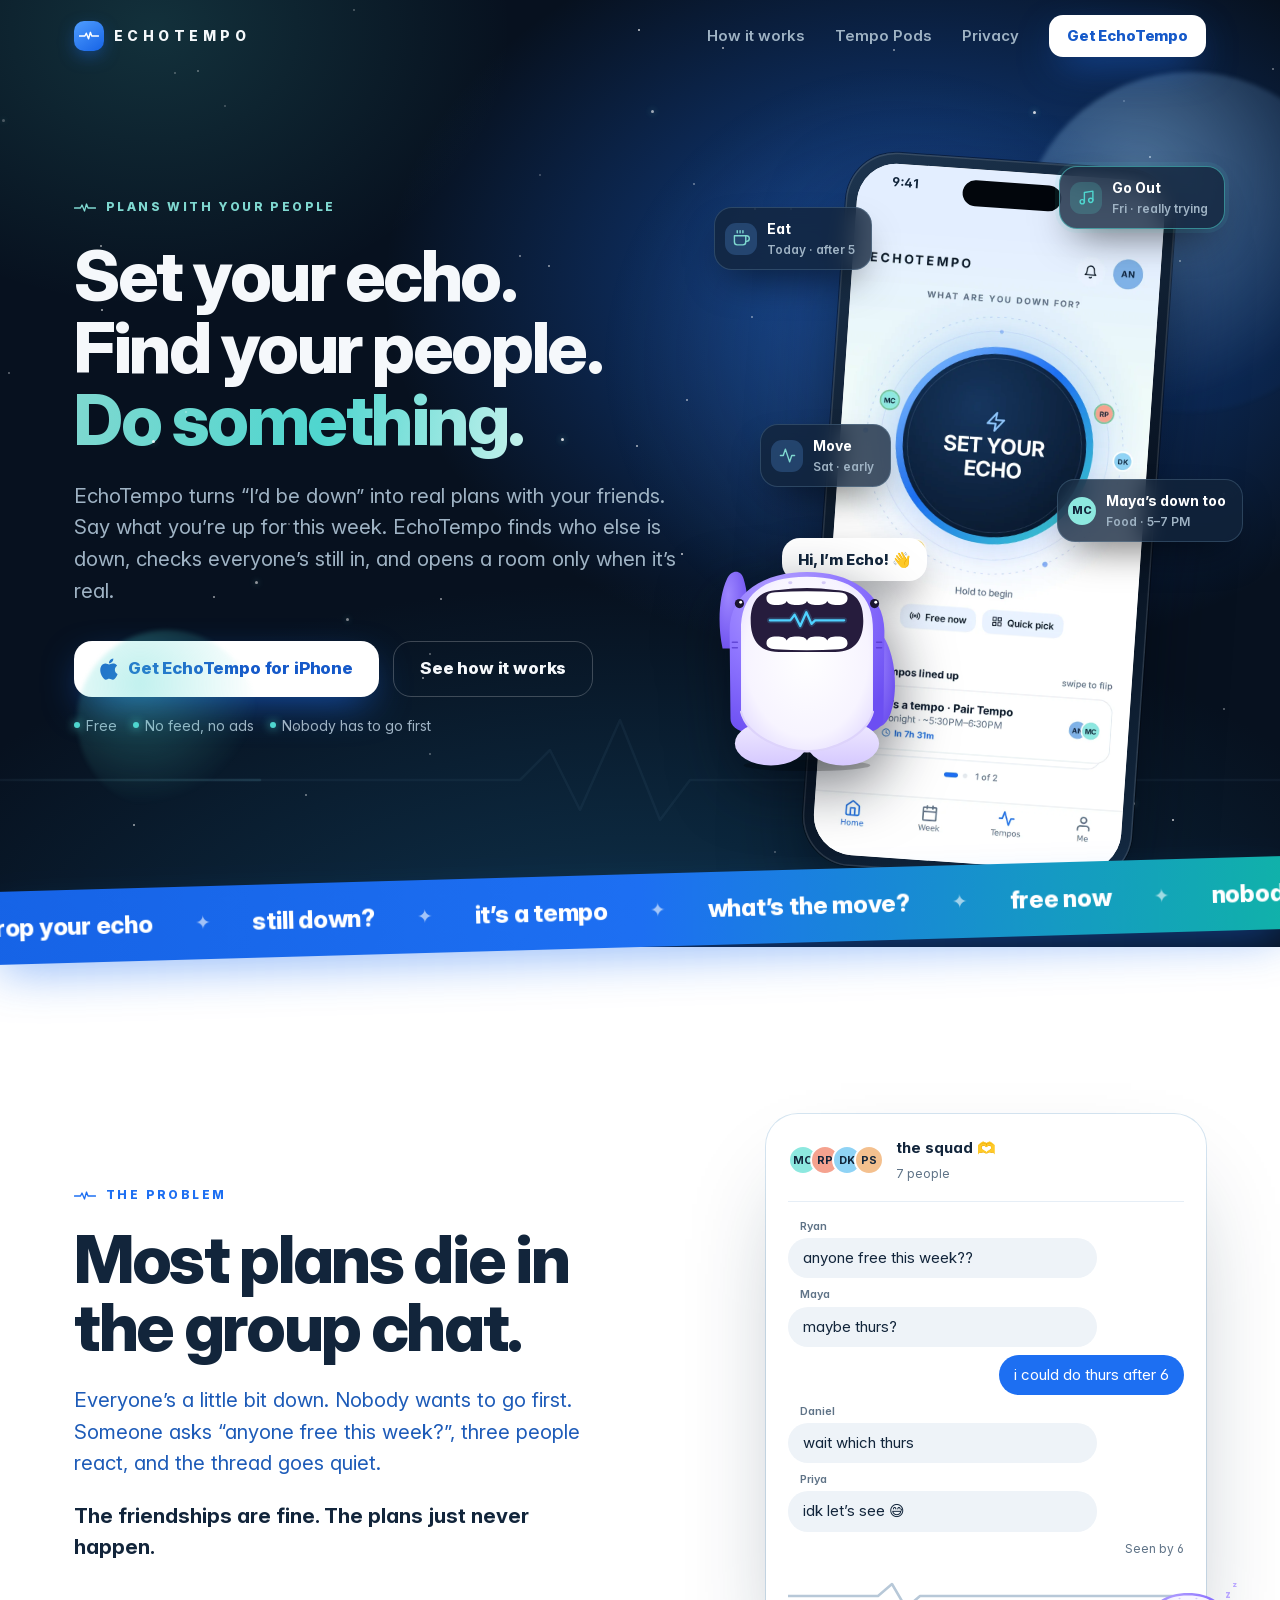
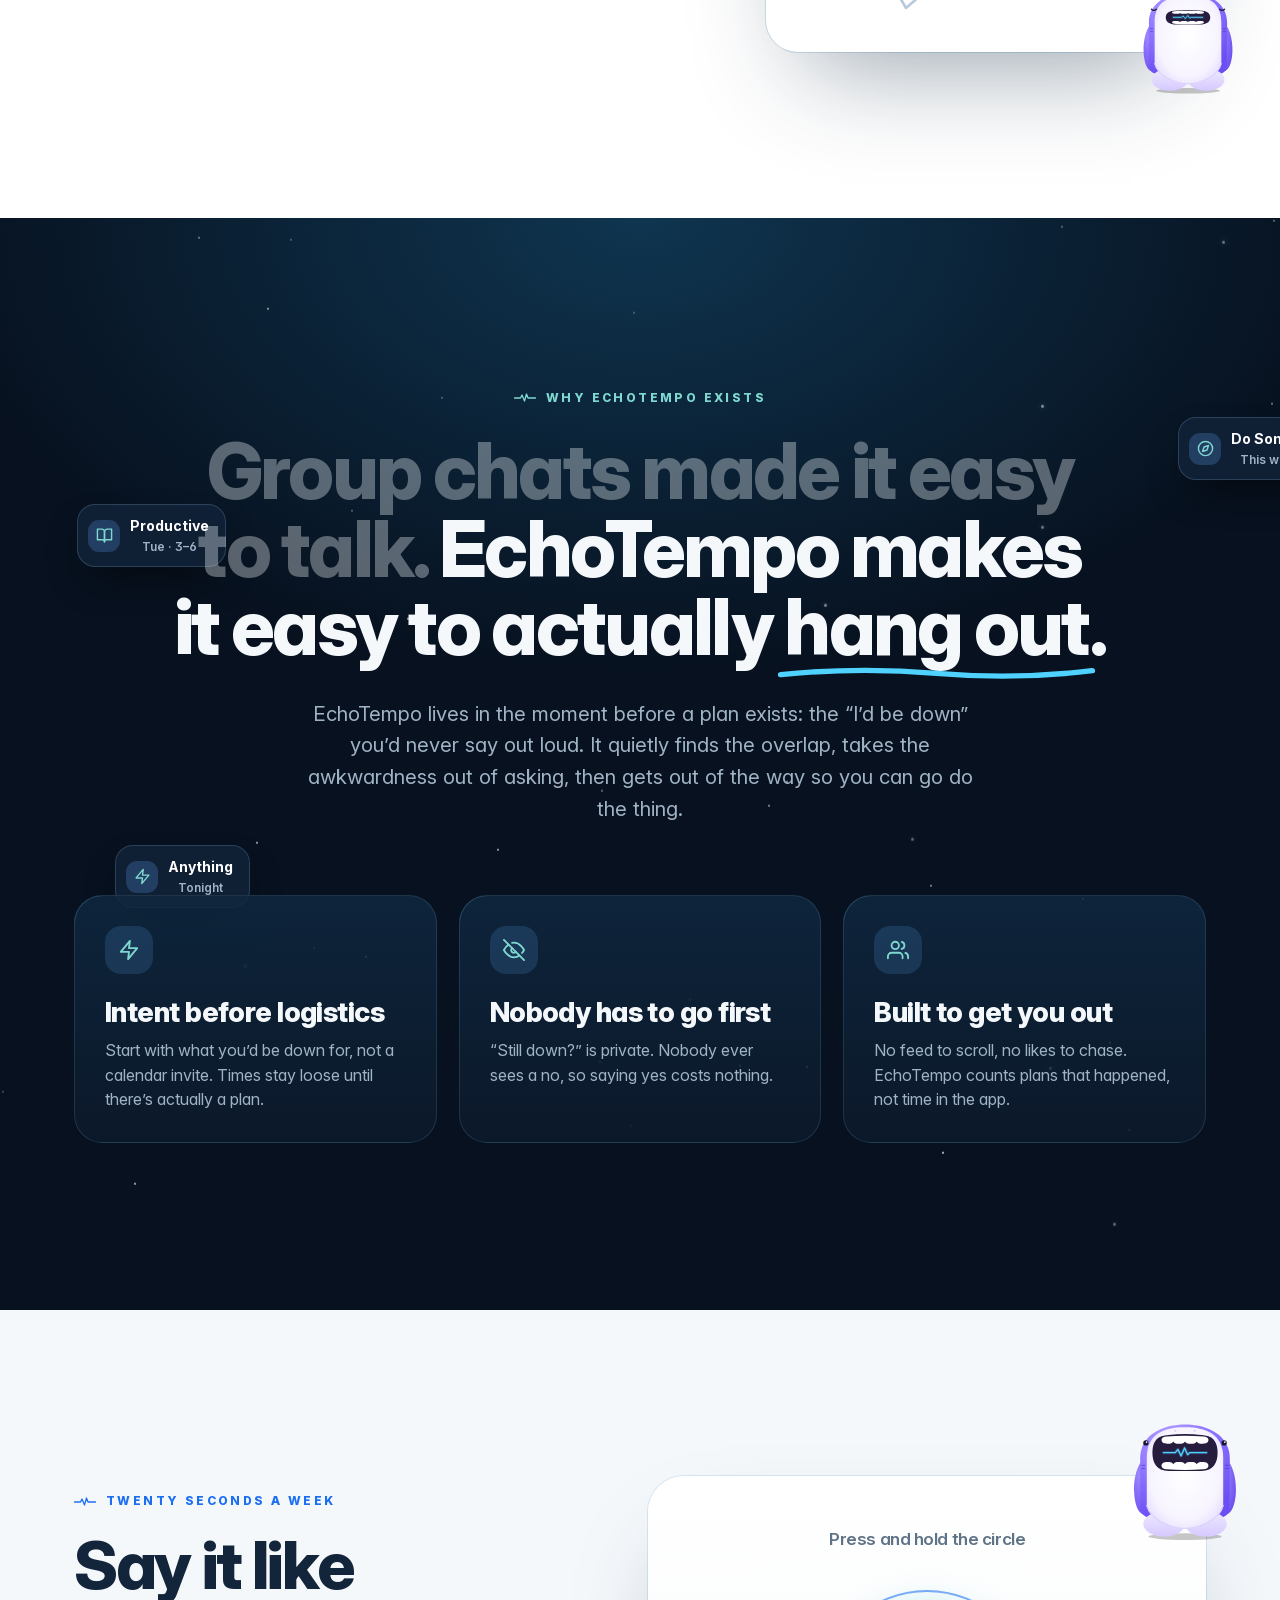
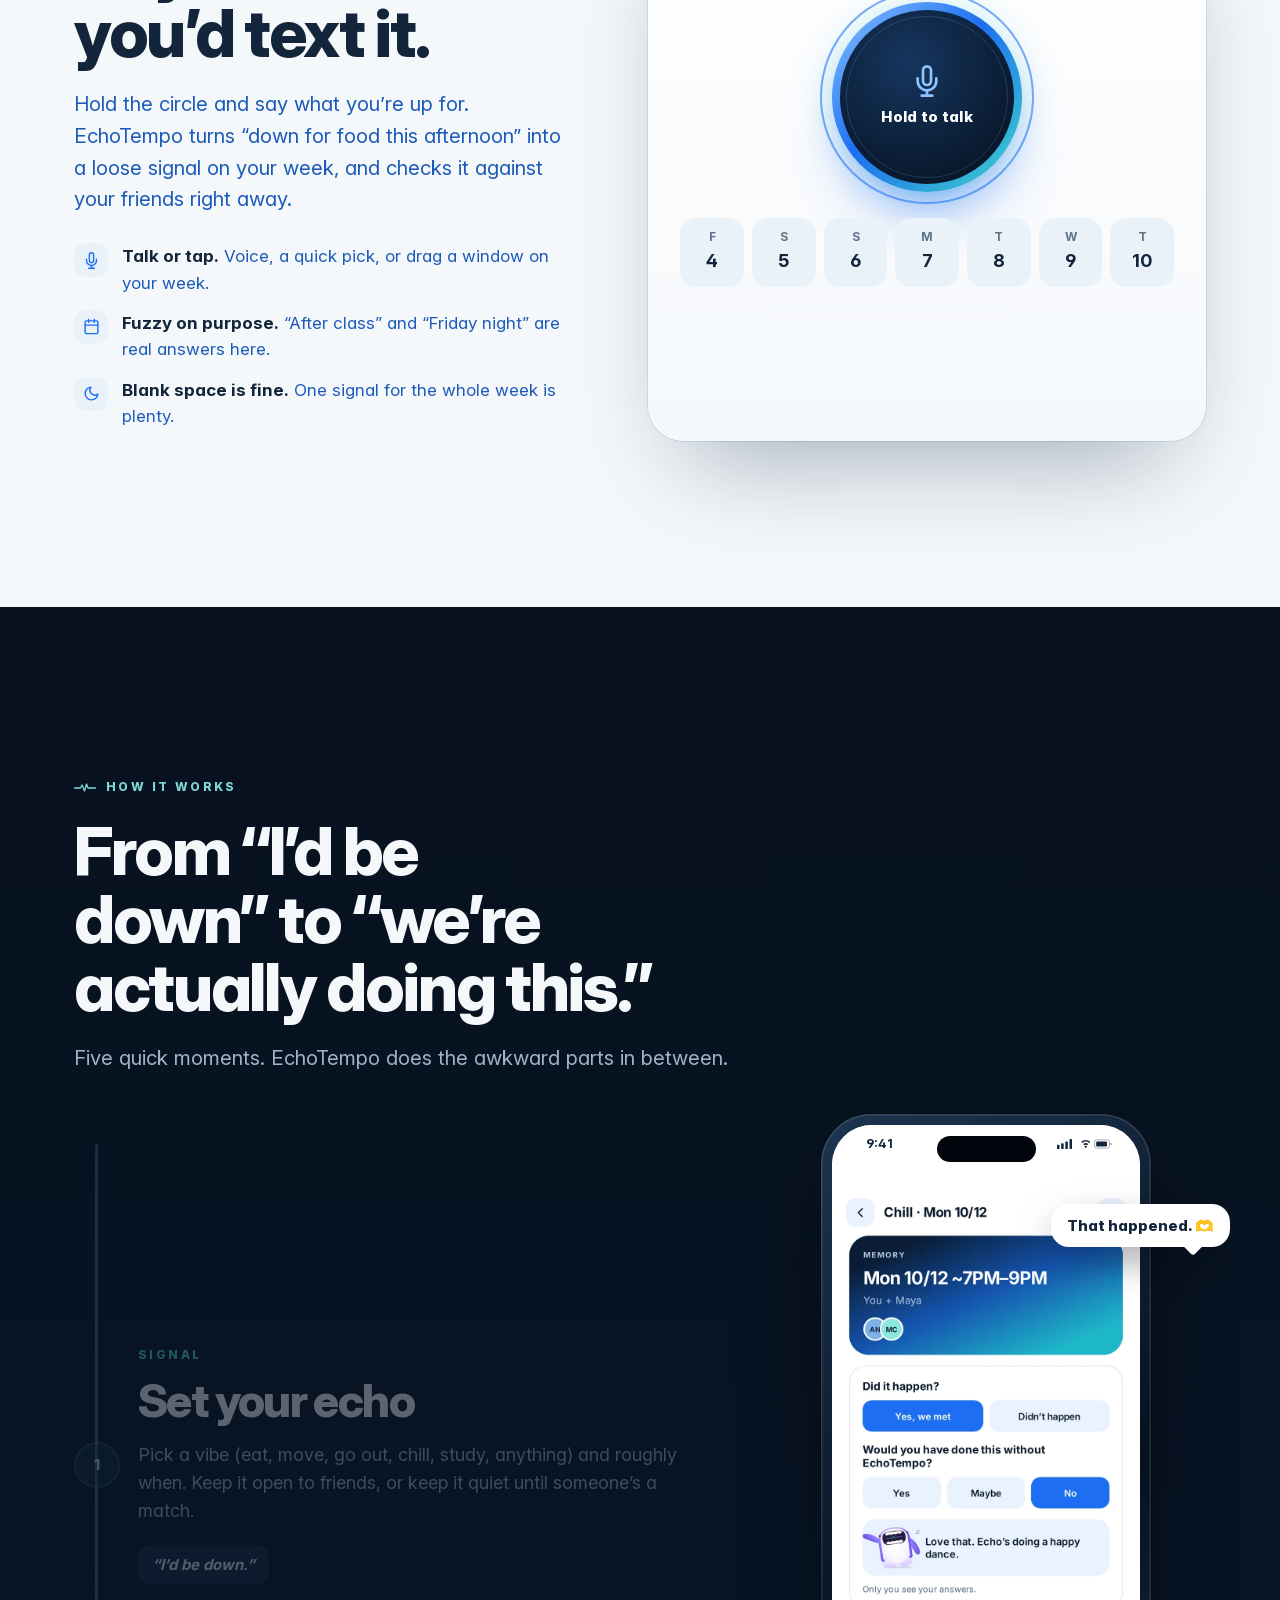
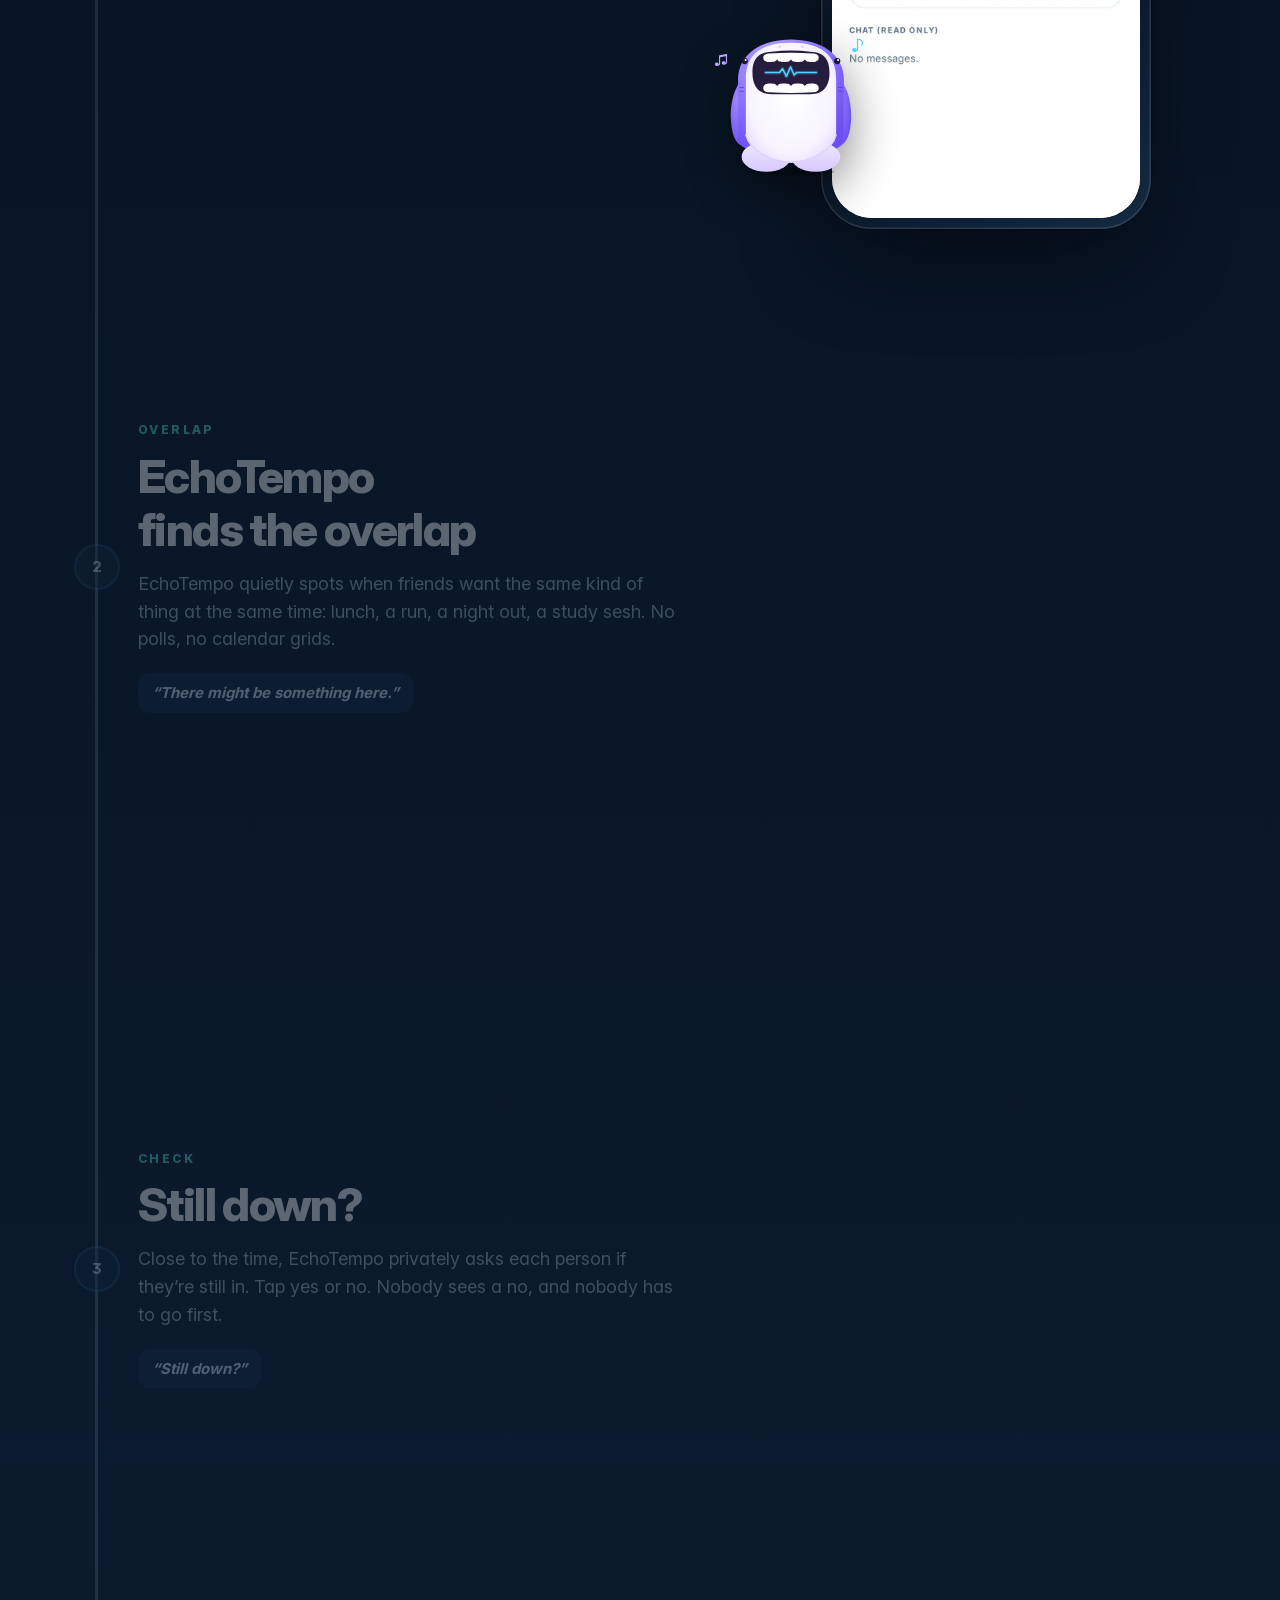
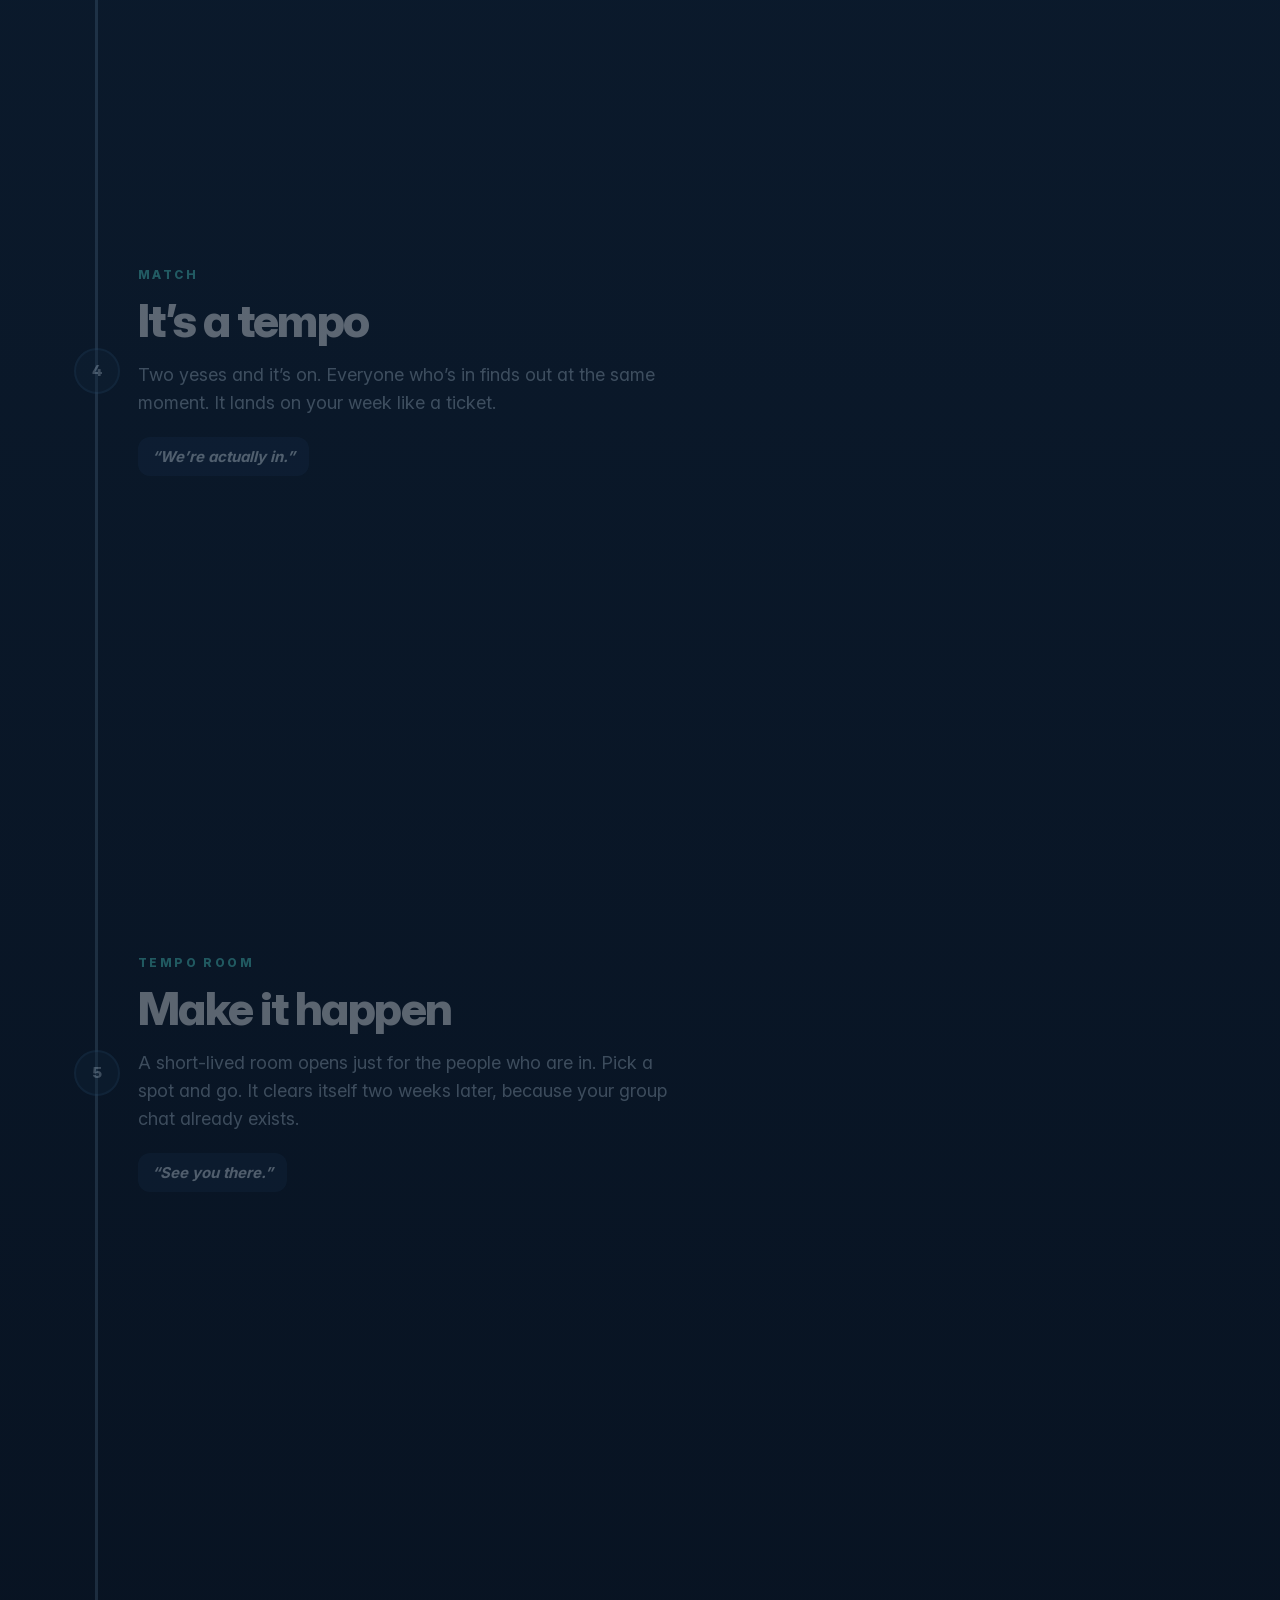
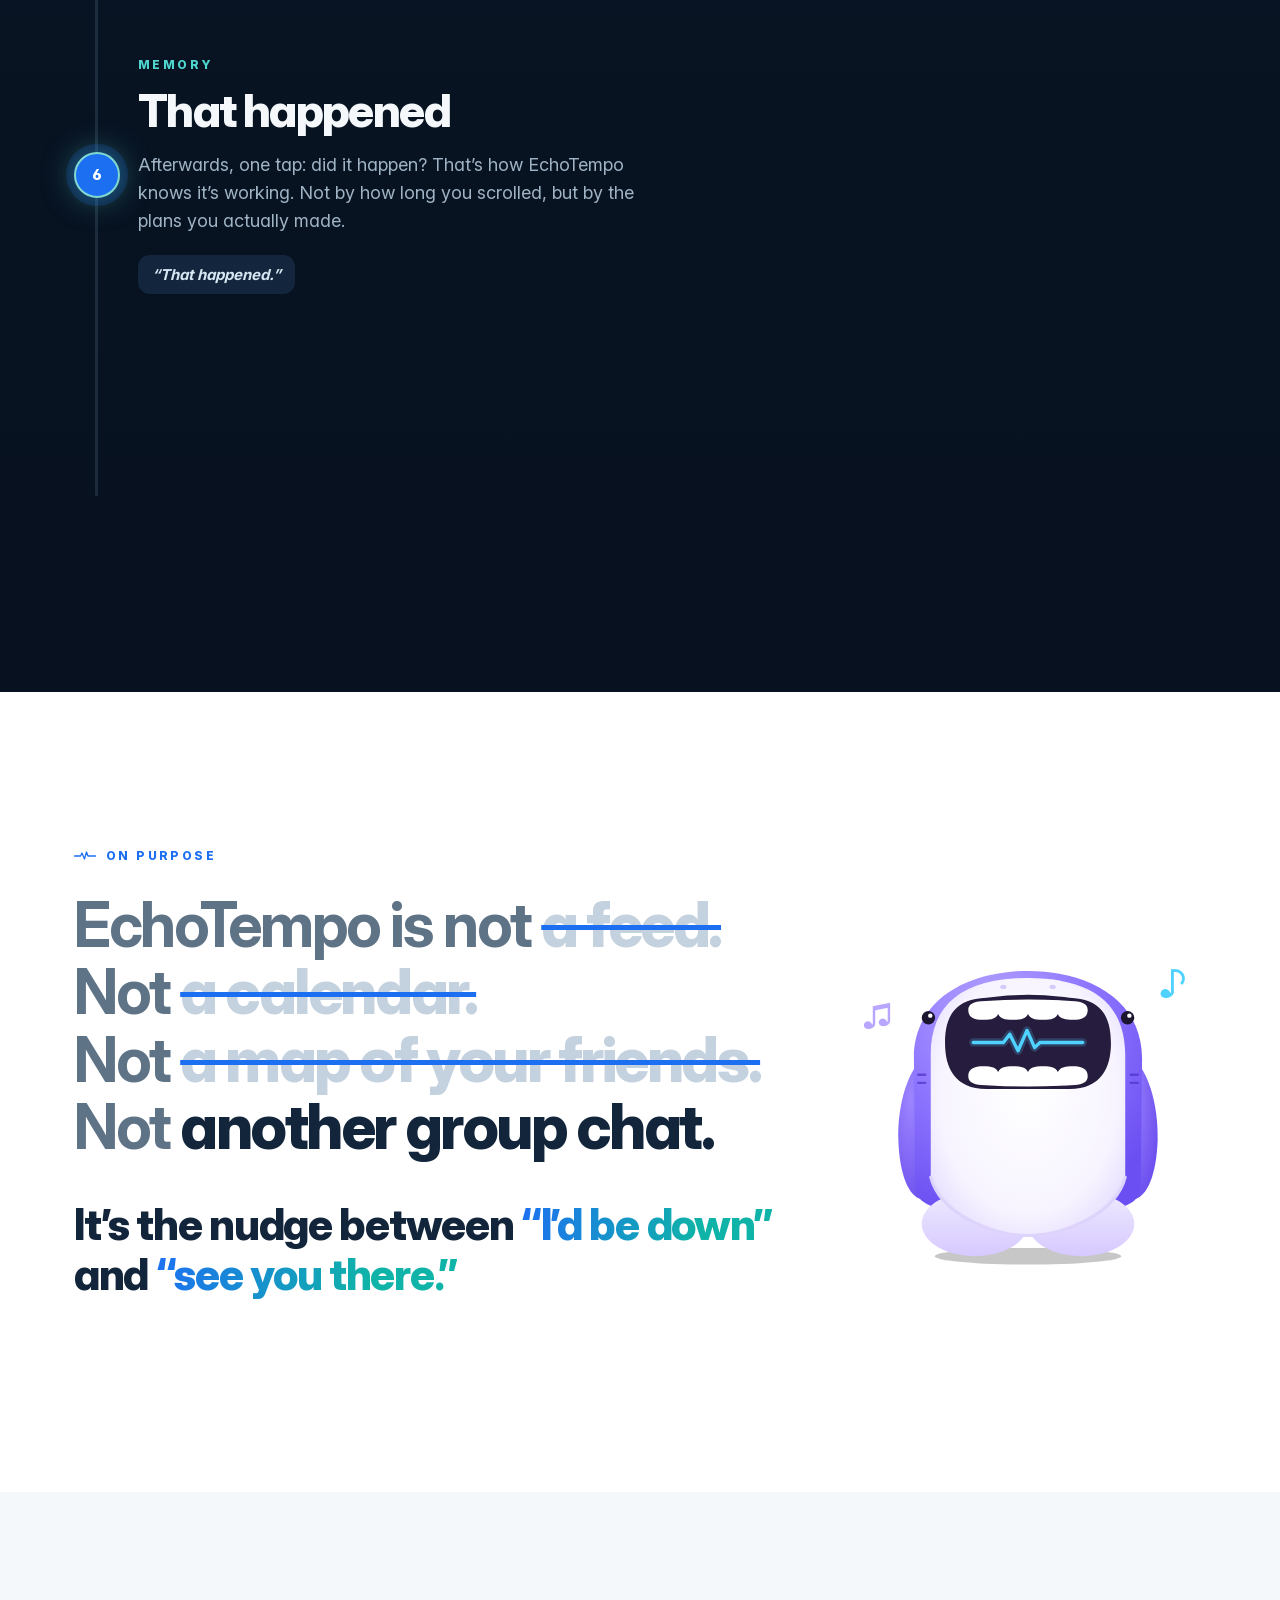
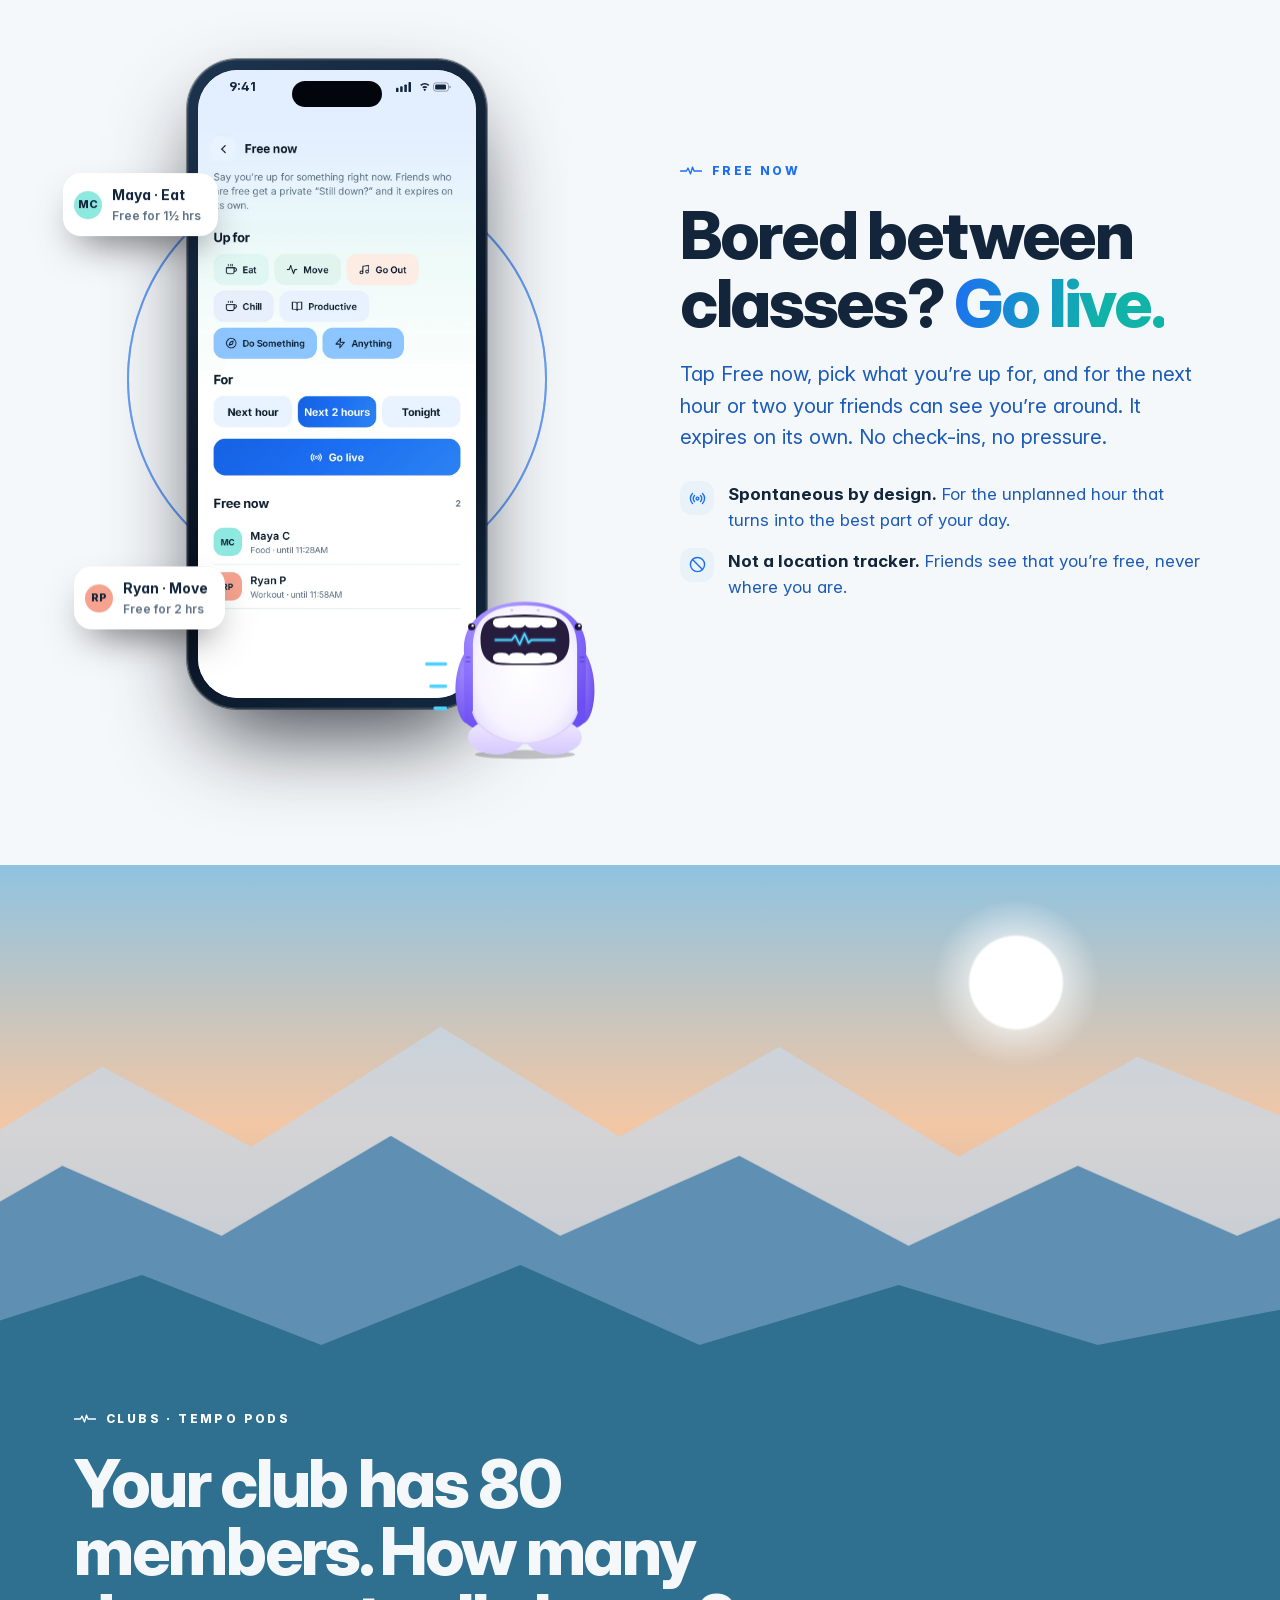
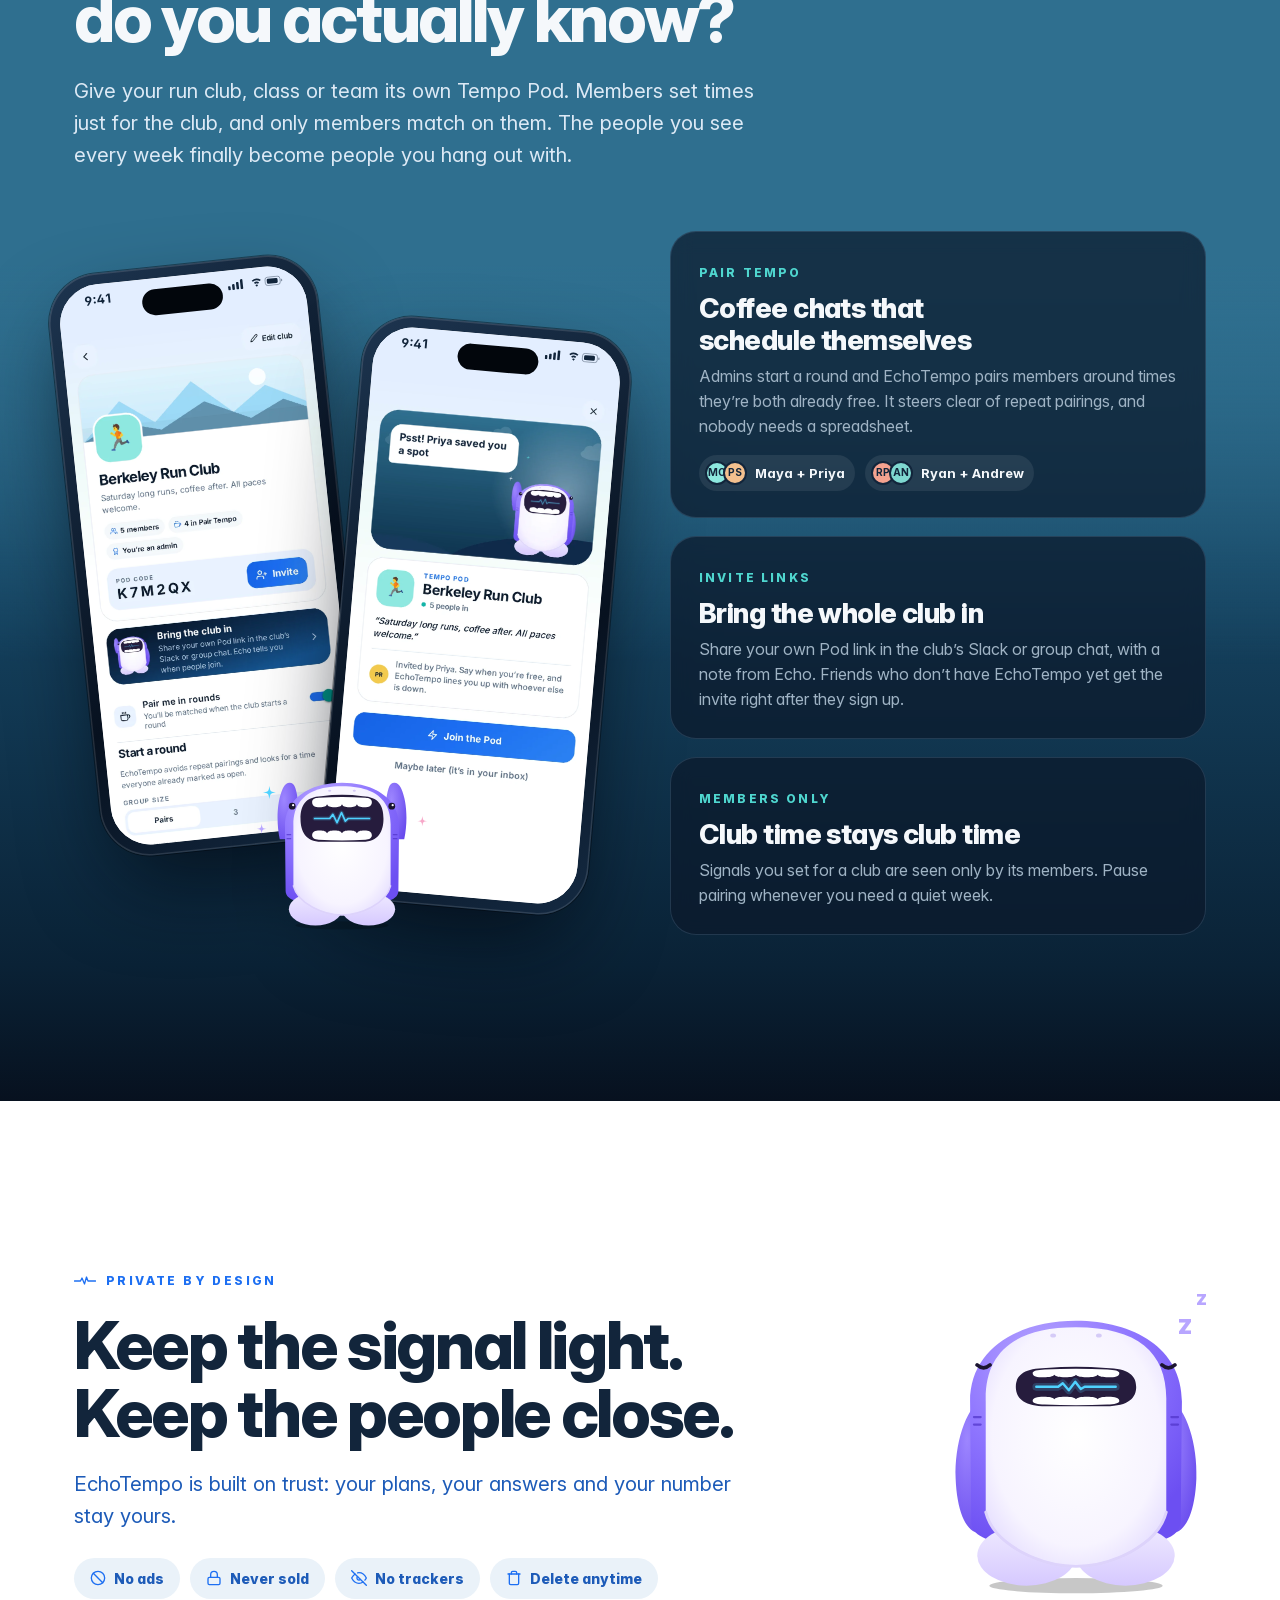
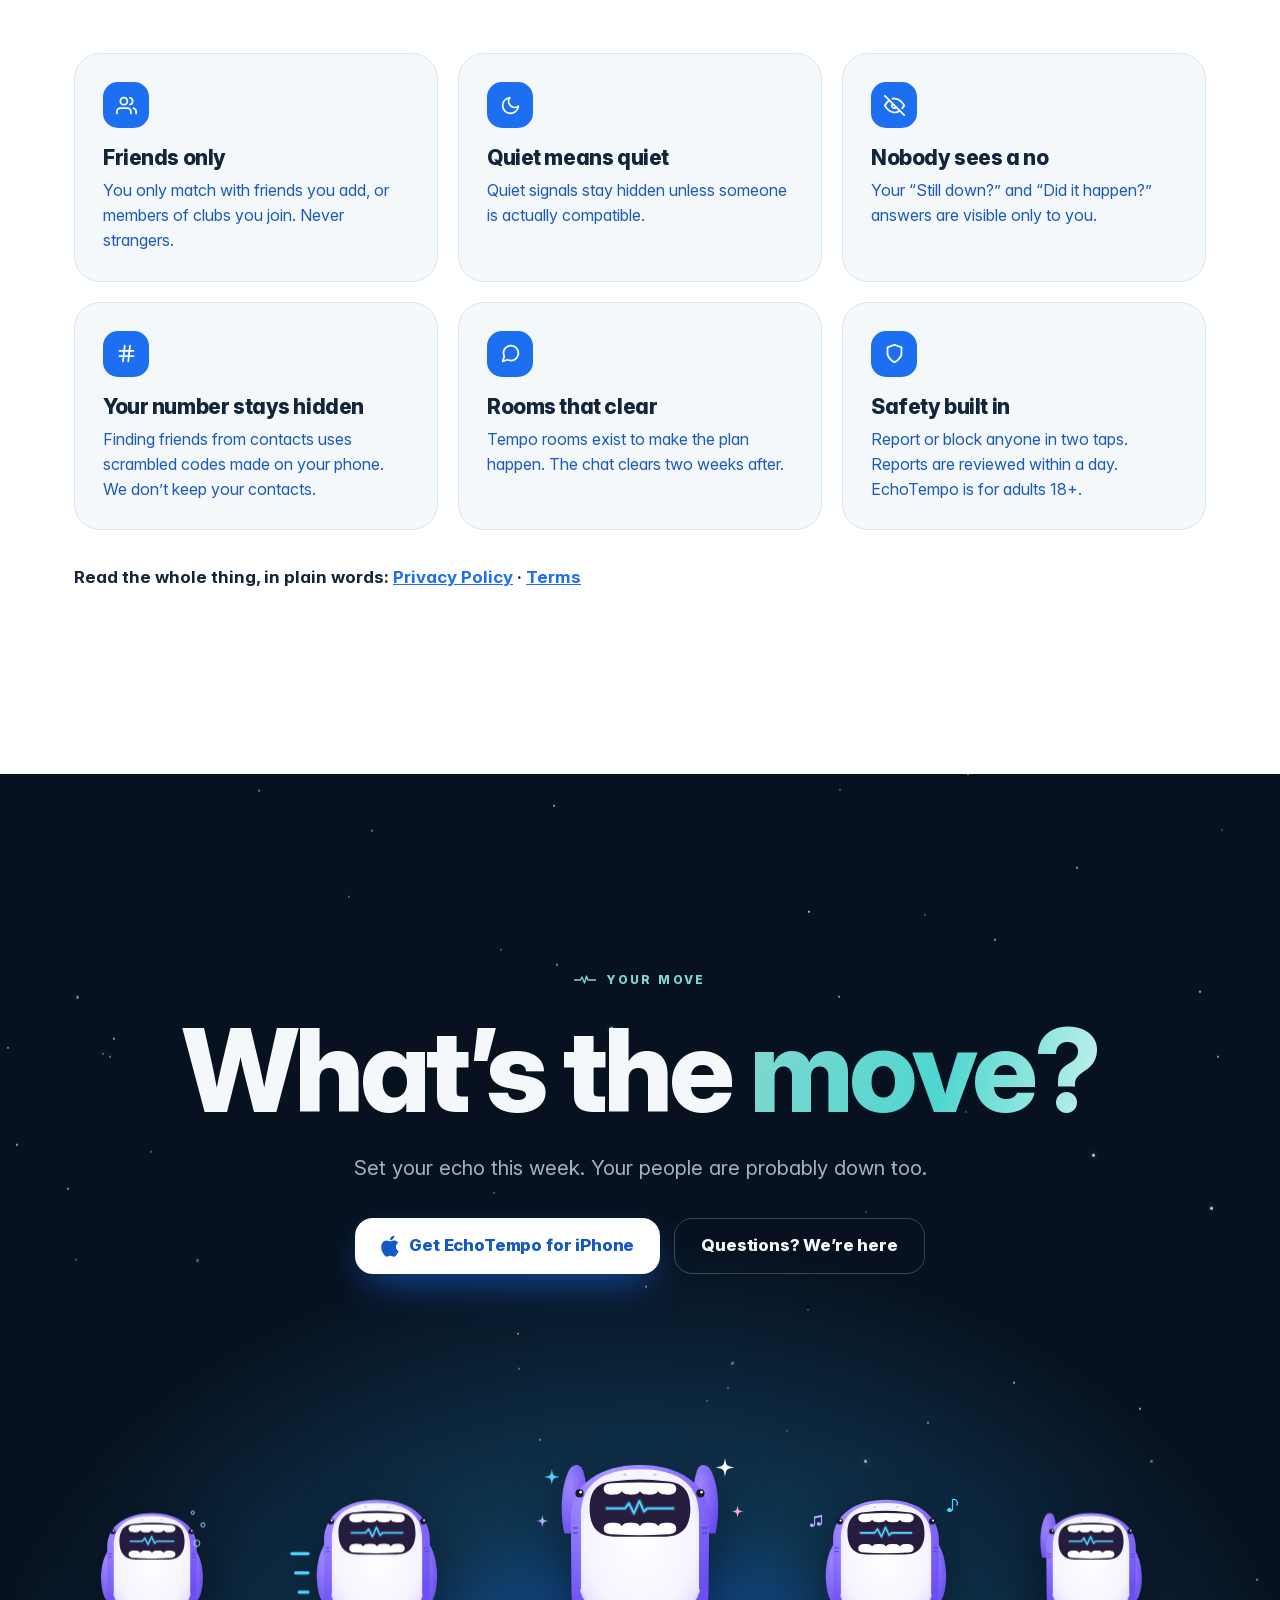
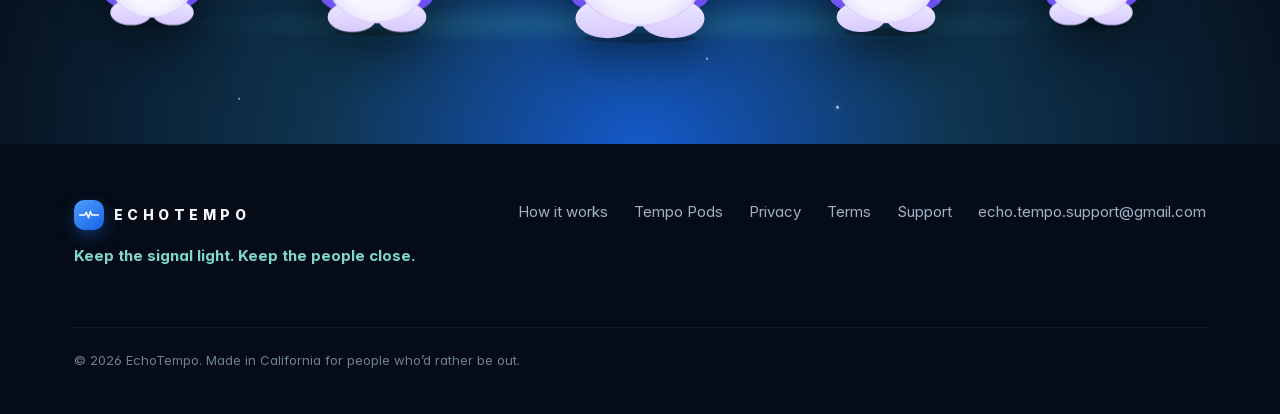
<file: index.html>
<!doctype html>
<html lang="en">
<head>
<meta charset="utf-8">
<meta name="viewport" content="width=device-width, initial-scale=1, viewport-fit=cover">
<title>EchoTempo · Set your echo. Find your people. Do something.</title>
<meta name="description" content="EchoTempo turns “I’d be down” into real plans with your friends. Say what you’re up for, EchoTempo finds who else is down, checks everyone’s still in, and opens a room only when it’s real.">
<meta name="theme-color" content="#07111f">
<meta property="og:type" content="website">
<meta property="og:site_name" content="EchoTempo">
<meta property="og:title" content="EchoTempo · Set your echo. Find your people. Do something.">
<meta property="og:description" content="Turn “I’d be down” into real plans with your friends. No feed, no group-chat chaos, nobody has to go first.">
<meta property="og:image" content="https://echotempo.github.io/og.png">
<meta property="og:image:width" content="1200">
<meta property="og:image:height" content="630">
<meta name="twitter:card" content="summary_large_image">
<link rel="icon" type="image/png" sizes="128x128" href="icon.png">
<link rel="apple-touch-icon" href="favicon.png">
<link rel="preload" href="fonts/InterVariable.woff2" as="font" type="font/woff2" crossorigin>
<link rel="stylesheet" href="site.css?v=muohyvvu">
</head>
<body>

<svg width="0" height="0" style="position:absolute" aria-hidden="true">
  <defs>
    <linearGradient id="beatGrad" x1="0" x2="1" y1="0" y2="0"><stop offset="0" stop-color="#7fd8d0" stop-opacity="0"/><stop offset=".6" stop-color="#4f9dff"/><stop offset="1" stop-color="#4fd6cf"/></linearGradient>
  </defs>
</svg>

<header class="nav" id="nav">
  <div class="wrap">
    <a class="logo" href="#top" aria-label="EchoTempo home">
      <span class="logo-mark"><svg viewBox="0 0 44 20" fill="none" stroke="#fff" stroke-width="3.2" stroke-linecap="round" stroke-linejoin="round"><path d="M1 10h12l3-6 5 12 4-14 3 8h15"/></svg></span>
      ECHOTEMPO
    </a>
    <nav class="nav-links" aria-label="Main">
      <a href="#how">How it works</a>
      <a href="#clubs">Tempo Pods</a>
      <a href="#privacy">Privacy</a>
      <a class="btn btn-primary" href="https://apps.apple.com/app/id6816788315">Get EchoTempo</a>
    </nav>
  </div>
</header>

<main>

<section class="hero dark" id="top">
  <div class="hero-sky" data-depth="-0.15"></div>
  <div class="stars" data-stars="70" data-depth="-0.25"></div>
  <div class="glow-follow"></div>
  <div class="orb one" data-depth="0.3"></div>
  <div class="orb two" data-depth="-0.4"></div>
  <svg class="heartline" viewBox="0 0 1600 120" preserveAspectRatio="none" aria-hidden="true">
    <path class="base" d="M0 70 H520 L550 40 L580 100 L620 10 L660 110 L690 70 H1600"/>
    <path d="M0 70 H520 L550 40 L580 100 L620 10 L660 110 L690 70 H1600"/>
  </svg>

  <div class="wrap hero-grid">
    <div class="hero-copy">
      <span class="eyebrow reveal">Plans with your people</span>
      <h1 class="reveal d1">Set your echo.<br>Find your people.<br><span class="grad">Do something.</span></h1>
      <p class="lede reveal d2">EchoTempo turns “I’d be down” into real plans with your friends. Say what you’re up for this week. EchoTempo finds who else is down, checks everyone’s still in, and opens a room only when it’s real.</p>
      <div class="cta reveal d3">
        <a class="btn btn-primary" href="https://apps.apple.com/app/id6816788315"><svg class="apple" viewBox="0 0 17 21" fill="currentColor" aria-hidden="true"><path d="M14.1 11.2c0-2.6 2.1-3.8 2.2-3.9-1.2-1.8-3.1-2-3.8-2-1.6-.2-3.1.9-3.9.9-.8 0-2-.9-3.4-.9-1.7 0-3.3 1-4.2 2.6-1.8 3.1-.5 7.7 1.3 10.2.9 1.2 1.9 2.6 3.2 2.6 1.3-.1 1.8-.8 3.3-.8 1.6 0 2 .8 3.4.8 1.4 0 2.3-1.3 3.1-2.5 1-1.4 1.4-2.8 1.4-2.9 0 0-2.6-1-2.6-4.1zM11.6 3.6c.7-.9 1.2-2 1-3.2-1 0-2.3.7-3 1.6-.7.8-1.2 2-1.1 3.1 1.2.1 2.3-.6 3.1-1.5z"/></svg> Get EchoTempo for iPhone</a>
        <a class="btn btn-ghost" href="#how">See how it works</a>
      </div>
      <div class="fine reveal d3"><span>Free</span><span>No feed, no ads</span><span>Nobody has to go first</span></div>
    </div>

    <div class="hero-stage" aria-hidden="true">
      <div class="layer" data-depth="0.12"><div class="layer float" style="animation-duration:7s"><div class="phone big"><div class="screen-wrap"><div class="status"><span>9:41</span><svg viewBox="0 0 66 12" fill="currentColor" aria-hidden="true"><rect x="0" y="7" width="3" height="5" rx="1"/><rect x="5" y="5" width="3" height="7" rx="1"/><rect x="10" y="3" width="3" height="9" rx="1"/><rect x="15" y="0" width="3" height="12" rx="1"/><path d="M29 3.2a9 9 0 0 1 11 0l-1.3 1.5a7 7 0 0 0-8.4 0zM31.4 6a5 5 0 0 1 6.2 0l-1.3 1.5a3 3 0 0 0-3.6 0zM34.5 11l-1.7-1.9a2.4 2.4 0 0 1 3.4 0z"/><rect x="45" y="1" width="18" height="10" rx="3" fill="none" stroke="currentColor" stroke-opacity=".45"/><rect x="47" y="3" width="13" height="6" rx="1.5"/><rect x="64" y="4.5" width="1.6" height="3" rx=".8" fill-opacity=".45"/></svg></div><img class="shot " src="img/site-home.webp?v=2" alt="EchoTempo home screen: hold the circle to set your echo, with friends who are down lining up around it" width="786" height="1777" decoding="async"></div></div></div></div>
      <div class="m-hide" data-depth="0.5" style="position:absolute;left:-6%;top:12%"><div class="chip float" style="position:static">
        <span class="ic"><svg viewBox="0 0 24 24" fill="none" stroke="currentColor" stroke-width="2" stroke-linecap="round" stroke-linejoin="round" aria-hidden="true"><path d="M18 8h1a4 4 0 0 1 0 8h-1"/><path d="M2 8h16v9a4 4 0 0 1-4 4H6a4 4 0 0 1-4-4V8z"/><line x1="6" y1="1" x2="6" y2="4"/><line x1="10" y1="1" x2="10" y2="4"/><line x1="14" y1="1" x2="14" y2="4"/></svg></span><span>Eat<small>Today · after 5</small></span></div></div>
      <div data-depth="0.8" style="position:absolute;right:-4%;top:6%"><div class="chip strong float" style="position:static;animation-delay:-2s">
        <span class="ic"><svg viewBox="0 0 24 24" fill="none" stroke="currentColor" stroke-width="2" stroke-linecap="round" stroke-linejoin="round" aria-hidden="true"><path d="M9 18V5l12-2v13"/><circle cx="6" cy="18" r="3"/><circle cx="18" cy="16" r="3"/></svg></span><span>Go Out<small>Fri · really trying</small></span></div></div>
      <div data-depth="0.35" style="position:absolute;right:-8%;top:52%"><div class="chip float" style="position:static;animation-delay:-4s">
        <span class="av" style="background:#8de8df">MC</span><span>Maya’s down too<small>Food · 5–7 PM</small></span></div></div>
      <div class="m-hide" data-depth="0.65" style="position:absolute;left:4%;top:44%"><div class="chip float" style="position:static;animation-delay:-1s">
        <span class="ic"><svg viewBox="0 0 24 24" fill="none" stroke="currentColor" stroke-width="2" stroke-linecap="round" stroke-linejoin="round" aria-hidden="true"><polyline points="22 12 18 12 15 21 9 3 6 12 2 12"/></svg></span><span>Move<small>Sat · early</small></span></div></div>
      <div class="hero-echo" data-depth="0.9">
        <div class="bubble">Hi, I’m Echo! 👋</div>
        <svg class="echo echo-wave" viewBox="-4 -4 108 120" xmlns="http://www.w3.org/2000/svg" role="img" aria-label="Echo, the EchoTempo shark, waving hello">
<defs>
<radialGradient id="pp1b" cx="35%" cy="18%" r="85%"><stop offset="0" stop-color="#b7a6ff"/><stop offset=".5" stop-color="#8f76ff"/><stop offset="1" stop-color="#6c4ff2"/></radialGradient>
<radialGradient id="pp1w" cx="50%" cy="45%" r="62%"><stop offset="0" stop-color="#ffffff"/><stop offset=".75" stop-color="#f7f4ff"/><stop offset="1" stop-color="#e6dfff"/></radialGradient>
<linearGradient id="pp1f" x1="0" y1="0" x2="0" y2="1"><stop offset="0" stop-color="#efeaff"/><stop offset="1" stop-color="#d6c9ff"/></linearGradient>
<radialGradient id="pp1n" cx="30%" cy="30%" r="90%"><stop offset="0" stop-color="#9d86ff"/><stop offset="1" stop-color="#6547ec"/></radialGradient>
</defs>
<ellipse class="echo-shadow" cx="50" cy="110.5" rx="36" ry="3.2" fill="#000" opacity=".22"/>
<g class="echo-all">
<path class="echo-fin-l" d="M2 44 C-1 30 0 14 4.5 4.5 C7 -1 12.5 -1 14 4.5 C17 14 17.5 30 16 44 Z" fill="url(#pp1n)"/><path class="echo-fin-r" d="M89 33 C96 37 100.5 52 100 66 C99.5 79 96 87.5 91 88.5 C86 89.5 84 84 84 72 C84 56 83.5 40 89 33 Z" fill="url(#pp1n)"/>
<path d="M6 34 C6 12 26 0.5 50 0.5 C74 0.5 94 12 94 34 L93.5 84 C93.5 92 80 95 50 95 C20 95 6.5 92 6.5 84 Z" fill="url(#pp1b)"/>
<path d="M7.6 40.5 H10.4 M7.6 43.6 H10.4 M89.6 40.5 H92.4 M89.6 43.6 H92.4" stroke="#4f33c8" stroke-width=".9" stroke-linecap="round" opacity=".7"/>
<ellipse class="echo-foot-l" cx="29.5" cy="98" rx="20.5" ry="12.5" fill="url(#pp1f)"/>
<ellipse class="echo-foot-r" cx="70.5" cy="98" rx="20.5" ry="12.5" fill="url(#pp1f)"/>
<path d="M12.5 34 C12 14 24 3.2 50 3.2 C76 3.2 88 14 87.5 34 L87.5 80 C84 94 64 102.5 50 102.5 C36 102.5 16 94 12.5 80 Z" fill="url(#pp1w)"/>
<path d="M12.5 80 C16 94 36 102.5 50 102.5 C64 102.5 84 94 87.5 80" stroke="#ddd3fb" stroke-width="1.2" fill="none" stroke-linecap="round"/>
<ellipse cx="40.5" cy="6.6" rx="1.2" ry=".85" fill="#d5cbf7"/><ellipse cx="59.5" cy="6.6" rx="1.2" ry=".85" fill="#d5cbf7"/>
<path d="M34 10.8 Q50 8.51 66 10.8 C78.16 11.21 82 17.95 82 28.25 C82 37.84 78.16 46 66 46 L34 46 C21.84 46 18 37.84 18 28.25 C18 17.95 21.84 11.21 34 10.8 Z" fill="#261c3d"/>
<g class="echo-beat"><path d="M28.88 28.04 H40.53 L42.96 24.84 L46.16 31.23 L49.62 23.42 L52.56 30.03 L54.61 28.04 H71.12" stroke="#4fd2ff" stroke-width="3.2" fill="none" stroke-linecap="round" stroke-linejoin="round" opacity=".2"/><path d="M28.88 28.04 H40.53 L42.96 24.84 L46.16 31.23 L49.62 23.42 L52.56 30.03 L54.61 28.04 H71.12" stroke="#4fd2ff" stroke-width="1.3" fill="none" stroke-linecap="round" stroke-linejoin="round"/></g>
<path d="M26.96 15.47 C26.96 13.28 28.96 12.25 31.96 12.1 Q50 10.89 68.04 12.1 C71.04 12.25 73.04 13.28 73.04 15.47 C73.04 18.35 70.74 19.3 67.28 19.3 C63.82 19.3 62.32 18.74 61.52 17.03 C60.72 18.74 59.22 19.3 55.76 19.3 C52.3 19.3 50.8 18.74 50 17.03 C49.2 18.74 47.7 19.3 44.24 19.3 C40.78 19.3 39.28 18.74 38.48 17.03 C37.68 18.74 36.18 19.3 32.72 19.3 C29.26 19.3 26.96 18.35 26.96 15.47 Z" fill="#ffffff"/><path d="M26.96 41.03 C26.96 43.22 28.96 44.25 31.96 44.4 Q50 45.61 68.04 44.4 C71.04 44.25 73.04 43.22 73.04 41.03 C73.04 38.15 70.74 37.2 67.28 37.2 C63.82 37.2 62.32 37.76 61.52 39.47 C60.72 37.76 59.22 37.2 55.76 37.2 C52.3 37.2 50.8 37.76 50 39.47 C49.2 37.76 47.7 37.2 44.24 37.2 C40.78 37.2 39.28 37.76 38.48 39.47 C37.68 37.76 36.18 37.2 32.72 37.2 C29.26 37.2 26.96 38.15 26.96 41.03 Z" fill="#ffffff"/>
<g class="echo-eyes"><circle cx="11.6" cy="18.5" r="2.6" fill="#1b1530"/><circle cx="12.299999999999999" cy="17.7" r="0.85" fill="#fff"/><circle cx="88.4" cy="18.5" r="2.6" fill="#1b1530"/><circle cx="89.10000000000001" cy="17.7" r="0.85" fill="#fff"/></g>
</g>

</svg>
      </div>
    </div>
  </div>
</section>

<div class="ticker" aria-hidden="true">
  <div class="ticker-track">
    <span>drop your echo</span><span>still down?</span><span>it’s a tempo</span><span>what’s the move?</span><span>free now</span><span>nobody sees a no</span><span>see you there</span>
    <span>drop your echo</span><span>still down?</span><span>it’s a tempo</span><span>what’s the move?</span><span>free now</span><span>nobody sees a no</span><span>see you there</span>
  </div>
</div>

<section class="problem paper pad">
  <div class="wrap problem-grid">
    <div>
      <span class="eyebrow reveal">The problem</span>
      <h2 class="reveal d1">Most plans die in the group chat.</h2>
      <p class="lede reveal d2">Everyone’s a little bit down. Nobody wants to go first. Someone asks “anyone free this week?”, three people react, and the thread goes quiet.</p>
      <p class="lede reveal d3"><strong>The friendships are fine. The plans just never happen.</strong></p>
    </div>
    <div class="chat" id="chat" aria-label="A group chat where a plan fizzles out">
      <div class="chat-head">
        <div class="stack"><b style="background:#8de8df">MC</b><b style="background:#f5a28f">RP</b><b style="background:#8fd3f5">DK</b><b style="background:#f4c08e">PS</b></div>
        <div><strong>the squad 🫶</strong><small>7 people</small></div>
      </div>
      <div class="msg" style="transition-delay:.1s"><small>Ryan</small><span>anyone free this week??</span></div>
      <div class="msg" style="transition-delay:.7s"><small>Maya</small><span>maybe thurs?</span></div>
      <div class="msg me" style="transition-delay:1.3s"><span>i could do thurs after 6</span></div>
      <div class="msg" style="transition-delay:1.9s"><small>Daniel</small><span>wait which thurs</span></div>
      <div class="msg" style="transition-delay:2.6s"><small>Priya</small><span>idk let’s see 😅</span></div>
      <div class="seen">Seen by 6</div>
      <svg class="flat" viewBox="0 0 400 40" preserveAspectRatio="none" aria-hidden="true"><path d="M0 20 H90 L104 8 L118 32 L132 20 H400"/></svg>
      <div class="snooze" aria-hidden="true"><svg class="echo echo-sleep" viewBox="-4 -4 108 120" xmlns="http://www.w3.org/2000/svg" aria-hidden="true" focusable="false">
<defs>
<radialGradient id="pp2b" cx="35%" cy="18%" r="85%"><stop offset="0" stop-color="#b7a6ff"/><stop offset=".5" stop-color="#8f76ff"/><stop offset="1" stop-color="#6c4ff2"/></radialGradient>
<radialGradient id="pp2w" cx="50%" cy="45%" r="62%"><stop offset="0" stop-color="#ffffff"/><stop offset=".75" stop-color="#f7f4ff"/><stop offset="1" stop-color="#e6dfff"/></radialGradient>
<linearGradient id="pp2f" x1="0" y1="0" x2="0" y2="1"><stop offset="0" stop-color="#efeaff"/><stop offset="1" stop-color="#d6c9ff"/></linearGradient>
<radialGradient id="pp2n" cx="30%" cy="30%" r="90%"><stop offset="0" stop-color="#9d86ff"/><stop offset="1" stop-color="#6547ec"/></radialGradient>
</defs>
<ellipse class="echo-shadow" cx="50" cy="110.5" rx="36" ry="3.2" fill="#000" opacity=".22"/>
<g class="echo-all">
<path class="echo-fin-l" d="M11 33 C4 37 -0.5 52 0 66 C0.5 79 4 87.5 9 88.5 C14 89.5 16 84 16 72 C16 56 16.5 40 11 33 Z" fill="url(#pp2n)"/><path class="echo-fin-r" d="M89 33 C96 37 100.5 52 100 66 C99.5 79 96 87.5 91 88.5 C86 89.5 84 84 84 72 C84 56 83.5 40 89 33 Z" fill="url(#pp2n)"/>
<path d="M6 34 C6 12 26 0.5 50 0.5 C74 0.5 94 12 94 34 L93.5 84 C93.5 92 80 95 50 95 C20 95 6.5 92 6.5 84 Z" fill="url(#pp2b)"/>
<path d="M7.6 40.5 H10.4 M7.6 43.6 H10.4 M89.6 40.5 H92.4 M89.6 43.6 H92.4" stroke="#4f33c8" stroke-width=".9" stroke-linecap="round" opacity=".7"/>
<ellipse class="echo-foot-l" cx="29.5" cy="98" rx="20.5" ry="12.5" fill="url(#pp2f)"/>
<ellipse class="echo-foot-r" cx="70.5" cy="98" rx="20.5" ry="12.5" fill="url(#pp2f)"/>
<path d="M12.5 34 C12 14 24 3.2 50 3.2 C76 3.2 88 14 87.5 34 L87.5 80 C84 94 64 102.5 50 102.5 C36 102.5 16 94 12.5 80 Z" fill="url(#pp2w)"/>
<path d="M12.5 80 C16 94 36 102.5 50 102.5 C64 102.5 84 94 87.5 80" stroke="#ddd3fb" stroke-width="1.2" fill="none" stroke-linecap="round"/>
<ellipse cx="40.5" cy="6.6" rx="1.2" ry=".85" fill="#d5cbf7"/><ellipse cx="59.5" cy="6.6" rx="1.2" ry=".85" fill="#d5cbf7"/>
<path d="M37.5 20.13 Q50 19.1 62.5 20.13 C72 20.32 75 23.36 75 28 C75 32.32 72 36 62.5 36 L37.5 36 C28 36 25 32.32 25 28 C25 23.36 28 20.32 37.5 20.13 Z" fill="#261c3d"/>
<g class="echo-beat"><path d="M33.5 27.9 H42.6 L44.5 26.46 L47 29.34 L49.7 25.82 L52 28.8 L53.6 27.9 H66.5" stroke="#4fd2ff" stroke-width="3.2" fill="none" stroke-linecap="round" stroke-linejoin="round" opacity=".2"/><path d="M33.5 27.9 H42.6 L44.5 26.46 L47 29.34 L49.7 25.82 L52 28.8 L53.6 27.9 H66.5" stroke="#4fd2ff" stroke-width="1" fill="none" stroke-linecap="round" stroke-linejoin="round"/></g>
<path d="M32 22.24 C32 21.25 34 20.87 37 20.72 Q50 20.18 63 20.72 C66 20.87 68 21.25 68 22.24 C68 23.54 66.2 23.97 63.5 23.97 C60.8 23.97 59.8 23.71 59 22.94 C58.2 23.71 57.2 23.97 54.5 23.97 C51.8 23.97 50.8 23.71 50 22.94 C49.2 23.71 48.2 23.97 45.5 23.97 C42.8 23.97 41.8 23.71 41 22.94 C40.2 23.71 39.2 23.97 36.5 23.97 C33.8 23.97 32 23.54 32 22.24 Z" fill="#ffffff"/><path d="M32 33.76 C32 34.75 34 35.13 37 35.28 Q50 35.82 63 35.28 C66 35.13 68 34.75 68 33.76 C68 32.46 66.2 32.03 63.5 32.03 C60.8 32.03 59.8 32.29 59 33.06 C58.2 32.29 57.2 32.03 54.5 32.03 C51.8 32.03 50.8 32.29 50 33.06 C49.2 32.29 48.2 32.03 45.5 32.03 C42.8 32.03 41.8 32.29 41 33.06 C40.2 32.29 39.2 32.03 36.5 32.03 C33.8 32.03 32 32.46 32 33.76 Z" fill="#ffffff"/>
<g class="echo-eyes"><path d="M8.9 18.8 Q11.6 21.2 14.3 18.8 M85.7 18.8 Q88.4 21.2 91.1 18.8" stroke="#1b1530" stroke-width="1.5" fill="none" stroke-linecap="round"/></g>
</g>
<text class="echo-z" x="92" y="6" font-size="11" font-weight="800" fill="#b8a6ff">z</text><text class="echo-z" style="animation-delay:1.1s" x="100" y="-6" font-size="8" font-weight="800" fill="#b8a6ff">z</text>
</svg></div>
    </div>
  </div>
</section>

<section class="mission dark pad center">
  <div class="stars" data-stars="40" data-depth="-0.2"></div>
  <div class="floaty" data-depth="0.5" style="left:6%;top:18%"><div class="chip float"><span class="ic"><svg viewBox="0 0 24 24" fill="none" stroke="currentColor" stroke-width="2" stroke-linecap="round" stroke-linejoin="round" aria-hidden="true"><path d="M2 3h6a4 4 0 0 1 4 4v14a3 3 0 0 0-3-3H2z"/><path d="M22 3h-6a4 4 0 0 0-4 4v14a3 3 0 0 1 3-3h7z"/></svg></span><span>Productive<small>Tue · 3–6</small></span></div></div>
  <div class="floaty" data-depth="0.8" style="right:8%;top:10%"><div class="chip float" style="animation-delay:-3s"><span class="ic"><svg viewBox="0 0 24 24" fill="none" stroke="currentColor" stroke-width="2" stroke-linecap="round" stroke-linejoin="round" aria-hidden="true"><circle cx="12" cy="12" r="10"/><polygon points="16.24 7.76 14.12 14.12 7.76 16.24 9.88 9.88 16.24 7.76"/></svg></span><span>Do Something<small>This weekend</small></span></div></div>
  <div class="floaty" data-depth="0.3" style="left:9%;top:52%"><div class="chip float" style="animation-delay:-5s"><span class="ic"><svg viewBox="0 0 24 24" fill="none" stroke="currentColor" stroke-width="2" stroke-linecap="round" stroke-linejoin="round" aria-hidden="true"><polygon points="13 2 3 14 12 14 11 22 21 10 12 10 13 2"/></svg></span><span>Anything<small>Tonight</small></span></div></div>
  <div class="wrap" style="position:relative">
    <span class="eyebrow reveal">Why EchoTempo exists</span>
    <h2 class="reveal d1"><span class="dim">Group chats made it easy to talk.</span> EchoTempo makes it easy to actually <em class="hand">hang out</em>.</h2>
    <p class="lede reveal d2">EchoTempo lives in the moment before a plan exists: the “I’d be down” you’d never say out loud. It quietly finds the overlap, takes the awkwardness out of asking, then gets out of the way so you can go do the thing.</p>
    <div class="pillars">
      <div class="pillar reveal">
        <div class="ic"><svg viewBox="0 0 24 24" fill="none" stroke="currentColor" stroke-width="2" stroke-linecap="round" stroke-linejoin="round" aria-hidden="true"><polygon points="13 2 3 14 12 14 11 22 21 10 12 10 13 2"/></svg></div>
        <h3>Intent before logistics</h3>
        <p>Start with what you’d be down for, not a calendar invite. Times stay loose until there’s actually a plan.</p>
      </div>
      <div class="pillar reveal d1">
        <div class="ic"><svg viewBox="0 0 24 24" fill="none" stroke="currentColor" stroke-width="2" stroke-linecap="round" stroke-linejoin="round" aria-hidden="true"><path d="M17.94 17.94A10.07 10.07 0 0 1 12 20c-7 0-11-8-11-8a18.45 18.45 0 0 1 5.06-5.94M9.9 4.24A9.12 9.12 0 0 1 12 4c7 0 11 8 11 8a18.5 18.5 0 0 1-2.16 3.19m-6.72-1.07a3 3 0 1 1-4.24-4.24"/><line x1="1" y1="1" x2="23" y2="23"/></svg></div>
        <h3>Nobody has to go first</h3>
        <p>“Still down?” is private. Nobody ever sees a no, so saying yes costs nothing.</p>
      </div>
      <div class="pillar reveal d2">
        <div class="ic"><svg viewBox="0 0 24 24" fill="none" stroke="currentColor" stroke-width="2" stroke-linecap="round" stroke-linejoin="round" aria-hidden="true"><path d="M17 21v-2a4 4 0 0 0-4-4H5a4 4 0 0 0-4 4v2"/><circle cx="9" cy="7" r="4"/><path d="M23 21v-2a4 4 0 0 0-3-3.87"/><path d="M16 3.13a4 4 0 0 1 0 7.75"/></svg></div>
        <h3>Built to get you out</h3>
        <p>No feed to scroll, no likes to chase. EchoTempo counts plans that happened, not time in the app.</p>
      </div>
    </div>
  </div>
</section>

<section class="try paper paper-2 pad">
  <div class="wrap try-grid">
    <div>
      <span class="eyebrow reveal">Twenty seconds a week</span>
      <h2 class="reveal d1">Say it like you’d text it.</h2>
      <p class="lede reveal d2">Hold the circle and say what you’re up for. EchoTempo turns “down for food this afternoon” into a loose signal on your week, and checks it against your friends right away.</p>
      <ul class="ticks reveal d3">
        <li><span class="ic"><svg viewBox="0 0 24 24" fill="none" stroke="currentColor" stroke-width="2" stroke-linecap="round" stroke-linejoin="round" aria-hidden="true"><path d="M12 1a3 3 0 0 0-3 3v8a3 3 0 0 0 6 0V4a3 3 0 0 0-3-3z"/><path d="M19 10v2a7 7 0 0 1-14 0v-2"/><line x1="12" y1="19" x2="12" y2="23"/><line x1="8" y1="23" x2="16" y2="23"/></svg></span><span><b>Talk or tap.</b> Voice, a quick pick, or drag a window on your week.</span></li>
        <li><span class="ic"><svg viewBox="0 0 24 24" fill="none" stroke="currentColor" stroke-width="2" stroke-linecap="round" stroke-linejoin="round" aria-hidden="true"><rect x="3" y="4" width="18" height="18" rx="2" ry="2"/><line x1="16" y1="2" x2="16" y2="6"/><line x1="8" y1="2" x2="8" y2="6"/><line x1="3" y1="10" x2="21" y2="10"/></svg></span><span><b>Fuzzy on purpose.</b> “After class” and “Friday night” are real answers here.</span></li>
        <li><span class="ic"><svg viewBox="0 0 24 24" fill="none" stroke="currentColor" stroke-width="2" stroke-linecap="round" stroke-linejoin="round" aria-hidden="true"><path d="M21 12.79A9 9 0 1 1 11.21 3 7 7 0 0 0 21 12.79z"/></svg></span><span><b>Blank space is fine.</b> One signal for the whole week is plenty.</span></li>
      </ul>
    </div>
    <div class="demo reveal" id="demo">
      <div class="demo-echo" aria-hidden="true"><svg class="echo echo-idle" viewBox="-4 -4 108 120" xmlns="http://www.w3.org/2000/svg" aria-hidden="true" focusable="false">
<defs>
<radialGradient id="pp3b" cx="35%" cy="18%" r="85%"><stop offset="0" stop-color="#b7a6ff"/><stop offset=".5" stop-color="#8f76ff"/><stop offset="1" stop-color="#6c4ff2"/></radialGradient>
<radialGradient id="pp3w" cx="50%" cy="45%" r="62%"><stop offset="0" stop-color="#ffffff"/><stop offset=".75" stop-color="#f7f4ff"/><stop offset="1" stop-color="#e6dfff"/></radialGradient>
<linearGradient id="pp3f" x1="0" y1="0" x2="0" y2="1"><stop offset="0" stop-color="#efeaff"/><stop offset="1" stop-color="#d6c9ff"/></linearGradient>
<radialGradient id="pp3n" cx="30%" cy="30%" r="90%"><stop offset="0" stop-color="#9d86ff"/><stop offset="1" stop-color="#6547ec"/></radialGradient>
</defs>
<ellipse class="echo-shadow" cx="50" cy="110.5" rx="36" ry="3.2" fill="#000" opacity=".22"/>
<g class="echo-all">
<path class="echo-fin-l" d="M11 33 C4 37 -0.5 52 0 66 C0.5 79 4 87.5 9 88.5 C14 89.5 16 84 16 72 C16 56 16.5 40 11 33 Z" fill="url(#pp3n)"/><path class="echo-fin-r" d="M89 33 C96 37 100.5 52 100 66 C99.5 79 96 87.5 91 88.5 C86 89.5 84 84 84 72 C84 56 83.5 40 89 33 Z" fill="url(#pp3n)"/>
<path d="M6 34 C6 12 26 0.5 50 0.5 C74 0.5 94 12 94 34 L93.5 84 C93.5 92 80 95 50 95 C20 95 6.5 92 6.5 84 Z" fill="url(#pp3b)"/>
<path d="M7.6 40.5 H10.4 M7.6 43.6 H10.4 M89.6 40.5 H92.4 M89.6 43.6 H92.4" stroke="#4f33c8" stroke-width=".9" stroke-linecap="round" opacity=".7"/>
<ellipse class="echo-foot-l" cx="29.5" cy="98" rx="20.5" ry="12.5" fill="url(#pp3f)"/>
<ellipse class="echo-foot-r" cx="70.5" cy="98" rx="20.5" ry="12.5" fill="url(#pp3f)"/>
<path d="M12.5 34 C12 14 24 3.2 50 3.2 C76 3.2 88 14 87.5 34 L87.5 80 C84 94 64 102.5 50 102.5 C36 102.5 16 94 12.5 80 Z" fill="url(#pp3w)"/>
<path d="M12.5 80 C16 94 36 102.5 50 102.5 C64 102.5 84 94 87.5 80" stroke="#ddd3fb" stroke-width="1.2" fill="none" stroke-linecap="round"/>
<ellipse cx="40.5" cy="6.6" rx="1.2" ry=".85" fill="#d5cbf7"/><ellipse cx="59.5" cy="6.6" rx="1.2" ry=".85" fill="#d5cbf7"/>
<path d="M34 10.8 Q50 8.51 66 10.8 C78.16 11.21 82 17.95 82 28.25 C82 37.84 78.16 46 66 46 L34 46 C21.84 46 18 37.84 18 28.25 C18 17.95 21.84 11.21 34 10.8 Z" fill="#261c3d"/>
<g class="echo-beat"><path d="M28.88 28.04 H40.53 L42.96 24.84 L46.16 31.23 L49.62 23.42 L52.56 30.03 L54.61 28.04 H71.12" stroke="#4fd2ff" stroke-width="3.2" fill="none" stroke-linecap="round" stroke-linejoin="round" opacity=".2"/><path d="M28.88 28.04 H40.53 L42.96 24.84 L46.16 31.23 L49.62 23.42 L52.56 30.03 L54.61 28.04 H71.12" stroke="#4fd2ff" stroke-width="1.3" fill="none" stroke-linecap="round" stroke-linejoin="round"/></g>
<path d="M26.96 15.47 C26.96 13.28 28.96 12.25 31.96 12.1 Q50 10.89 68.04 12.1 C71.04 12.25 73.04 13.28 73.04 15.47 C73.04 18.35 70.74 19.3 67.28 19.3 C63.82 19.3 62.32 18.74 61.52 17.03 C60.72 18.74 59.22 19.3 55.76 19.3 C52.3 19.3 50.8 18.74 50 17.03 C49.2 18.74 47.7 19.3 44.24 19.3 C40.78 19.3 39.28 18.74 38.48 17.03 C37.68 18.74 36.18 19.3 32.72 19.3 C29.26 19.3 26.96 18.35 26.96 15.47 Z" fill="#ffffff"/><path d="M26.96 41.03 C26.96 43.22 28.96 44.25 31.96 44.4 Q50 45.61 68.04 44.4 C71.04 44.25 73.04 43.22 73.04 41.03 C73.04 38.15 70.74 37.2 67.28 37.2 C63.82 37.2 62.32 37.76 61.52 39.47 C60.72 37.76 59.22 37.2 55.76 37.2 C52.3 37.2 50.8 37.76 50 39.47 C49.2 37.76 47.7 37.2 44.24 37.2 C40.78 37.2 39.28 37.76 38.48 39.47 C37.68 37.76 36.18 37.2 32.72 37.2 C29.26 37.2 26.96 38.15 26.96 41.03 Z" fill="#ffffff"/>
<g class="echo-eyes"><circle cx="11.6" cy="18.5" r="2.6" fill="#1b1530"/><circle cx="12.299999999999999" cy="17.7" r="0.85" fill="#fff"/><circle cx="88.4" cy="18.5" r="2.6" fill="#1b1530"/><circle cx="89.10000000000001" cy="17.7" r="0.85" fill="#fff"/></g>
</g>

</svg></div>
      <div class="say" aria-live="polite"><span class="hint">Press and hold the circle</span></div>
      <button class="hold" id="hold" type="button" aria-describedby="hold-help"><svg viewBox="0 0 24 24" fill="none" stroke="currentColor" stroke-width="2" stroke-linecap="round" stroke-linejoin="round" aria-hidden="true"><path d="M12 1a3 3 0 0 0-3 3v8a3 3 0 0 0 6 0V4a3 3 0 0 0-3-3z"/><path d="M19 10v2a7 7 0 0 1-14 0v-2"/><line x1="12" y1="19" x2="12" y2="23"/><line x1="8" y1="23" x2="16" y2="23"/></svg>Hold to talk</button>
      <span id="hold-help" class="sr-only">Press and hold to try setting an echo. You can also press Enter.</span>
      <div class="week-strip" id="strip" aria-hidden="true"></div>
      <div class="result" id="result"></div>
      <button class="again" id="again" type="button">Try it again</button>
    </div>
  </div>
</section>

<section class="how dark pad" id="how">
  <div class="wrap">
    <div class="how-head">
      <span class="eyebrow reveal">How it works</span>
      <h2 class="reveal d1">From “I’d be down” to “we’re actually doing this.”</h2>
      <p class="lede reveal d2">Five quick moments. EchoTempo does the awkward parts in between.</p>
    </div>
    <div class="how-grid">
      <div class="steps" id="steps">
        <div class="rail"><i></i></div>

        <article class="step" data-step="0">
          <span class="num">1</span>
          <span class="stage">Signal</span>
          <h3>Set your echo</h3>
          <p>Pick a vibe (eat, move, go out, chill, study, anything) and roughly when. Keep it open to friends, or keep it quiet until someone’s a match.</p>
          <span class="feel">“I’d be down.”</span>
          <div class="inline-phone"><div class="phone "><div class="screen-wrap"><div class="status"><span>9:41</span><svg viewBox="0 0 66 12" fill="currentColor" aria-hidden="true"><rect x="0" y="7" width="3" height="5" rx="1"/><rect x="5" y="5" width="3" height="7" rx="1"/><rect x="10" y="3" width="3" height="9" rx="1"/><rect x="15" y="0" width="3" height="12" rx="1"/><path d="M29 3.2a9 9 0 0 1 11 0l-1.3 1.5a7 7 0 0 0-8.4 0zM31.4 6a5 5 0 0 1 6.2 0l-1.3 1.5a3 3 0 0 0-3.6 0zM34.5 11l-1.7-1.9a2.4 2.4 0 0 1 3.4 0z"/><rect x="45" y="1" width="18" height="10" rx="3" fill="none" stroke="currentColor" stroke-opacity=".45"/><rect x="47" y="3" width="13" height="6" rx="1.5"/><rect x="64" y="4.5" width="1.6" height="3" rx=".8" fill-opacity=".45"/></svg></div><img class="shot " src="img/site-week.webp?v=2" alt="Set your echo: pick a vibe and loose times for the week" width="786" height="1777" loading="lazy" decoding="async"></div></div></div>
        </article>

        <article class="step" data-step="1">
          <span class="num">2</span>
          <span class="stage">Overlap</span>
          <h3>EchoTempo finds the overlap</h3>
          <p>EchoTempo quietly spots when friends want the same kind of thing at the same time: lunch, a run, a night out, a study sesh. No polls, no calendar grids.</p>
          <span class="feel">“There might be something here.”</span>
          <div class="inline-phone"><div class="phone "><div class="screen-wrap"><div class="status"><span>9:41</span><svg viewBox="0 0 66 12" fill="currentColor" aria-hidden="true"><rect x="0" y="7" width="3" height="5" rx="1"/><rect x="5" y="5" width="3" height="7" rx="1"/><rect x="10" y="3" width="3" height="9" rx="1"/><rect x="15" y="0" width="3" height="12" rx="1"/><path d="M29 3.2a9 9 0 0 1 11 0l-1.3 1.5a7 7 0 0 0-8.4 0zM31.4 6a5 5 0 0 1 6.2 0l-1.3 1.5a3 3 0 0 0-3.6 0zM34.5 11l-1.7-1.9a2.4 2.4 0 0 1 3.4 0z"/><rect x="45" y="1" width="18" height="10" rx="3" fill="none" stroke="currentColor" stroke-opacity=".45"/><rect x="47" y="3" width="13" height="6" rx="1.5"/><rect x="64" y="4.5" width="1.6" height="3" rx=".8" fill-opacity=".45"/></svg></div><img class="shot " src="img/site-home.webp?v=2" alt="EchoTempo home screen: hold the circle to set your echo, with friends who are down lining up around it" width="786" height="1777" loading="lazy" decoding="async"></div></div></div>
        </article>

        <article class="step" data-step="2">
          <span class="num">3</span>
          <span class="stage">Check</span>
          <h3>Still down?</h3>
          <p>Close to the time, EchoTempo privately asks each person if they’re still in. Tap yes or no. Nobody sees a no, and nobody has to go first.</p>
          <span class="feel">“Still down?”</span>
          <div class="inline-phone"><div class="phone "><div class="screen-wrap"><div class="status"><span>9:41</span><svg viewBox="0 0 66 12" fill="currentColor" aria-hidden="true"><rect x="0" y="7" width="3" height="5" rx="1"/><rect x="5" y="5" width="3" height="7" rx="1"/><rect x="10" y="3" width="3" height="9" rx="1"/><rect x="15" y="0" width="3" height="12" rx="1"/><path d="M29 3.2a9 9 0 0 1 11 0l-1.3 1.5a7 7 0 0 0-8.4 0zM31.4 6a5 5 0 0 1 6.2 0l-1.3 1.5a3 3 0 0 0-3.6 0zM34.5 11l-1.7-1.9a2.4 2.4 0 0 1 3.4 0z"/><rect x="45" y="1" width="18" height="10" rx="3" fill="none" stroke="currentColor" stroke-opacity=".45"/><rect x="47" y="3" width="13" height="6" rx="1.5"/><rect x="64" y="4.5" width="1.6" height="3" rx=".8" fill-opacity=".45"/></svg></div><img class="shot " src="img/site-still-down.webp?v=2" alt="The Tempos tab asking “Still down?” for lunch with Maya and Daniel" width="786" height="1777" loading="lazy" decoding="async"></div></div></div>
        </article>

        <article class="step" data-step="3">
          <span class="num">4</span>
          <span class="stage">Match</span>
          <h3>It’s a tempo</h3>
          <p>Two yeses and it’s on. Everyone who’s in finds out at the same moment. It lands on your week like a ticket.</p>
          <span class="feel">“We’re actually in.”</span>
          <div class="inline-phone"><div class="phone "><div class="screen-wrap"><div class="status"><span>9:41</span><svg viewBox="0 0 66 12" fill="currentColor" aria-hidden="true"><rect x="0" y="7" width="3" height="5" rx="1"/><rect x="5" y="5" width="3" height="7" rx="1"/><rect x="10" y="3" width="3" height="9" rx="1"/><rect x="15" y="0" width="3" height="12" rx="1"/><path d="M29 3.2a9 9 0 0 1 11 0l-1.3 1.5a7 7 0 0 0-8.4 0zM31.4 6a5 5 0 0 1 6.2 0l-1.3 1.5a3 3 0 0 0-3.6 0zM34.5 11l-1.7-1.9a2.4 2.4 0 0 1 3.4 0z"/><rect x="45" y="1" width="18" height="10" rx="3" fill="none" stroke="currentColor" stroke-opacity=".45"/><rect x="47" y="3" width="13" height="6" rx="1.5"/><rect x="64" y="4.5" width="1.6" height="3" rx=".8" fill-opacity=".45"/></svg></div><img class="shot " src="img/site-its-a-tempo.webp?v=3" alt="The “It’s a tempo!” moment when everyone’s in" width="786" height="1777" loading="lazy" decoding="async"></div></div></div>
        </article>

        <article class="step" data-step="4">
          <span class="num">5</span>
          <span class="stage">Tempo room</span>
          <h3>Make it happen</h3>
          <p>A short-lived room opens just for the people who are in. Pick a spot and go. It clears itself two weeks later, because your group chat already exists.</p>
          <span class="feel">“See you there.”</span>
          <div class="inline-phone"><div class="phone "><div class="screen-wrap"><div class="status"><span>9:41</span><svg viewBox="0 0 66 12" fill="currentColor" aria-hidden="true"><rect x="0" y="7" width="3" height="5" rx="1"/><rect x="5" y="5" width="3" height="7" rx="1"/><rect x="10" y="3" width="3" height="9" rx="1"/><rect x="15" y="0" width="3" height="12" rx="1"/><path d="M29 3.2a9 9 0 0 1 11 0l-1.3 1.5a7 7 0 0 0-8.4 0zM31.4 6a5 5 0 0 1 6.2 0l-1.3 1.5a3 3 0 0 0-3.6 0zM34.5 11l-1.7-1.9a2.4 2.4 0 0 1 3.4 0z"/><rect x="45" y="1" width="18" height="10" rx="3" fill="none" stroke="currentColor" stroke-opacity=".45"/><rect x="47" y="3" width="13" height="6" rx="1.5"/><rect x="64" y="4.5" width="1.6" height="3" rx=".8" fill-opacity=".45"/></svg></div><img class="shot " src="img/site-room.webp?v=2" alt="A tempo room where Ryan, Priya and Andrew pick a ramen spot" width="786" height="1777" loading="lazy" decoding="async"></div></div></div>
        </article>

        <article class="step" data-step="5">
          <span class="num">6</span>
          <span class="stage">Memory</span>
          <h3>That happened</h3>
          <p>Afterwards, one tap: did it happen? That’s how EchoTempo knows it’s working. Not by how long you scrolled, but by the plans you actually made.</p>
          <span class="feel">“That happened.”</span>
          <div class="inline-phone"><div class="phone "><div class="screen-wrap"><div class="status"><span>9:41</span><svg viewBox="0 0 66 12" fill="currentColor" aria-hidden="true"><rect x="0" y="7" width="3" height="5" rx="1"/><rect x="5" y="5" width="3" height="7" rx="1"/><rect x="10" y="3" width="3" height="9" rx="1"/><rect x="15" y="0" width="3" height="12" rx="1"/><path d="M29 3.2a9 9 0 0 1 11 0l-1.3 1.5a7 7 0 0 0-8.4 0zM31.4 6a5 5 0 0 1 6.2 0l-1.3 1.5a3 3 0 0 0-3.6 0zM34.5 11l-1.7-1.9a2.4 2.4 0 0 1 3.4 0z"/><rect x="45" y="1" width="18" height="10" rx="3" fill="none" stroke="currentColor" stroke-opacity=".45"/><rect x="47" y="3" width="13" height="6" rx="1.5"/><rect x="64" y="4.5" width="1.6" height="3" rx=".8" fill-opacity=".45"/></svg></div><img class="shot " src="img/site-feedback.webp?v=2" alt="“Did it happen?” after a tempo" width="786" height="1777" loading="lazy" decoding="async"></div></div></div>
        </article>
      </div>

      <div class="sticky" aria-hidden="true">
        <div class="phone big"><div class="screen-wrap"><div class="status"><span>9:41</span><svg viewBox="0 0 66 12" fill="currentColor" aria-hidden="true"><rect x="0" y="7" width="3" height="5" rx="1"/><rect x="5" y="5" width="3" height="7" rx="1"/><rect x="10" y="3" width="3" height="9" rx="1"/><rect x="15" y="0" width="3" height="12" rx="1"/><path d="M29 3.2a9 9 0 0 1 11 0l-1.3 1.5a7 7 0 0 0-8.4 0zM31.4 6a5 5 0 0 1 6.2 0l-1.3 1.5a3 3 0 0 0-3.6 0zM34.5 11l-1.7-1.9a2.4 2.4 0 0 1 3.4 0z"/><rect x="45" y="1" width="18" height="10" rx="3" fill="none" stroke="currentColor" stroke-opacity=".45"/><rect x="47" y="3" width="13" height="6" rx="1.5"/><rect x="64" y="4.5" width="1.6" height="3" rx=".8" fill-opacity=".45"/></svg></div><img class="shot on" src="img/site-week.webp?v=2" alt="Set your echo: pick a vibe and loose times for the week" width="786" height="1777" loading="lazy" decoding="async"><img class="shot " src="img/site-home.webp?v=2" alt="EchoTempo home screen: hold the circle to set your echo, with friends who are down lining up around it" width="786" height="1777" loading="lazy" decoding="async"><img class="shot " src="img/site-still-down.webp?v=2" alt="The Tempos tab asking “Still down?” for lunch with Maya and Daniel" width="786" height="1777" loading="lazy" decoding="async"><img class="shot " src="img/site-its-a-tempo.webp?v=3" alt="The “It’s a tempo!” moment when everyone’s in" width="786" height="1777" loading="lazy" decoding="async"><img class="shot " src="img/site-room.webp?v=2" alt="A tempo room where Ryan, Priya and Andrew pick a ramen spot" width="786" height="1777" loading="lazy" decoding="async"><img class="shot " src="img/site-feedback.webp?v=2" alt="“Did it happen?” after a tempo" width="786" height="1777" loading="lazy" decoding="async"></div></div>
        <div class="sticky-say">
          <span class="bubble" data-say="0">Once a week. 20 seconds.</span>
          <span class="bubble" data-say="1">Ooh, Maya’s free too!</span>
          <span class="bubble" data-say="2">Psst… still down?</span>
          <span class="bubble" data-say="3">IT’S A TEMPO! 🎉</span>
          <span class="bubble" data-say="4">Kiraku at 7. Go go go!</span>
          <span class="bubble" data-say="5">That happened. 🫶</span>
        </div>
        <div class="sticky-echoes">
          <svg class="echo echo-wave" viewBox="-4 -4 108 120" xmlns="http://www.w3.org/2000/svg" aria-hidden="true" focusable="false">
<defs>
<radialGradient id="pp4b" cx="35%" cy="18%" r="85%"><stop offset="0" stop-color="#b7a6ff"/><stop offset=".5" stop-color="#8f76ff"/><stop offset="1" stop-color="#6c4ff2"/></radialGradient>
<radialGradient id="pp4w" cx="50%" cy="45%" r="62%"><stop offset="0" stop-color="#ffffff"/><stop offset=".75" stop-color="#f7f4ff"/><stop offset="1" stop-color="#e6dfff"/></radialGradient>
<linearGradient id="pp4f" x1="0" y1="0" x2="0" y2="1"><stop offset="0" stop-color="#efeaff"/><stop offset="1" stop-color="#d6c9ff"/></linearGradient>
<radialGradient id="pp4n" cx="30%" cy="30%" r="90%"><stop offset="0" stop-color="#9d86ff"/><stop offset="1" stop-color="#6547ec"/></radialGradient>
</defs>
<ellipse class="echo-shadow" cx="50" cy="110.5" rx="36" ry="3.2" fill="#000" opacity=".22"/>
<g class="echo-all">
<path class="echo-fin-l" d="M2 44 C-1 30 0 14 4.5 4.5 C7 -1 12.5 -1 14 4.5 C17 14 17.5 30 16 44 Z" fill="url(#pp4n)"/><path class="echo-fin-r" d="M89 33 C96 37 100.5 52 100 66 C99.5 79 96 87.5 91 88.5 C86 89.5 84 84 84 72 C84 56 83.5 40 89 33 Z" fill="url(#pp4n)"/>
<path d="M6 34 C6 12 26 0.5 50 0.5 C74 0.5 94 12 94 34 L93.5 84 C93.5 92 80 95 50 95 C20 95 6.5 92 6.5 84 Z" fill="url(#pp4b)"/>
<path d="M7.6 40.5 H10.4 M7.6 43.6 H10.4 M89.6 40.5 H92.4 M89.6 43.6 H92.4" stroke="#4f33c8" stroke-width=".9" stroke-linecap="round" opacity=".7"/>
<ellipse class="echo-foot-l" cx="29.5" cy="98" rx="20.5" ry="12.5" fill="url(#pp4f)"/>
<ellipse class="echo-foot-r" cx="70.5" cy="98" rx="20.5" ry="12.5" fill="url(#pp4f)"/>
<path d="M12.5 34 C12 14 24 3.2 50 3.2 C76 3.2 88 14 87.5 34 L87.5 80 C84 94 64 102.5 50 102.5 C36 102.5 16 94 12.5 80 Z" fill="url(#pp4w)"/>
<path d="M12.5 80 C16 94 36 102.5 50 102.5 C64 102.5 84 94 87.5 80" stroke="#ddd3fb" stroke-width="1.2" fill="none" stroke-linecap="round"/>
<ellipse cx="40.5" cy="6.6" rx="1.2" ry=".85" fill="#d5cbf7"/><ellipse cx="59.5" cy="6.6" rx="1.2" ry=".85" fill="#d5cbf7"/>
<path d="M34 10.8 Q50 8.51 66 10.8 C78.16 11.21 82 17.95 82 28.25 C82 37.84 78.16 46 66 46 L34 46 C21.84 46 18 37.84 18 28.25 C18 17.95 21.84 11.21 34 10.8 Z" fill="#261c3d"/>
<g class="echo-beat"><path d="M28.88 28.04 H40.53 L42.96 24.84 L46.16 31.23 L49.62 23.42 L52.56 30.03 L54.61 28.04 H71.12" stroke="#4fd2ff" stroke-width="3.2" fill="none" stroke-linecap="round" stroke-linejoin="round" opacity=".2"/><path d="M28.88 28.04 H40.53 L42.96 24.84 L46.16 31.23 L49.62 23.42 L52.56 30.03 L54.61 28.04 H71.12" stroke="#4fd2ff" stroke-width="1.3" fill="none" stroke-linecap="round" stroke-linejoin="round"/></g>
<path d="M26.96 15.47 C26.96 13.28 28.96 12.25 31.96 12.1 Q50 10.89 68.04 12.1 C71.04 12.25 73.04 13.28 73.04 15.47 C73.04 18.35 70.74 19.3 67.28 19.3 C63.82 19.3 62.32 18.74 61.52 17.03 C60.72 18.74 59.22 19.3 55.76 19.3 C52.3 19.3 50.8 18.74 50 17.03 C49.2 18.74 47.7 19.3 44.24 19.3 C40.78 19.3 39.28 18.74 38.48 17.03 C37.68 18.74 36.18 19.3 32.72 19.3 C29.26 19.3 26.96 18.35 26.96 15.47 Z" fill="#ffffff"/><path d="M26.96 41.03 C26.96 43.22 28.96 44.25 31.96 44.4 Q50 45.61 68.04 44.4 C71.04 44.25 73.04 43.22 73.04 41.03 C73.04 38.15 70.74 37.2 67.28 37.2 C63.82 37.2 62.32 37.76 61.52 39.47 C60.72 37.76 59.22 37.2 55.76 37.2 C52.3 37.2 50.8 37.76 50 39.47 C49.2 37.76 47.7 37.2 44.24 37.2 C40.78 37.2 39.28 37.76 38.48 39.47 C37.68 37.76 36.18 37.2 32.72 37.2 C29.26 37.2 26.96 38.15 26.96 41.03 Z" fill="#ffffff"/>
<g class="echo-eyes"><circle cx="11.6" cy="18.5" r="2.6" fill="#1b1530"/><circle cx="12.299999999999999" cy="17.7" r="0.85" fill="#fff"/><circle cx="88.4" cy="18.5" r="2.6" fill="#1b1530"/><circle cx="89.10000000000001" cy="17.7" r="0.85" fill="#fff"/></g>
</g>

</svg><svg class="echo echo-swim" viewBox="-4 -4 108 120" xmlns="http://www.w3.org/2000/svg" aria-hidden="true" focusable="false">
<defs>
<radialGradient id="pp5b" cx="35%" cy="18%" r="85%"><stop offset="0" stop-color="#b7a6ff"/><stop offset=".5" stop-color="#8f76ff"/><stop offset="1" stop-color="#6c4ff2"/></radialGradient>
<radialGradient id="pp5w" cx="50%" cy="45%" r="62%"><stop offset="0" stop-color="#ffffff"/><stop offset=".75" stop-color="#f7f4ff"/><stop offset="1" stop-color="#e6dfff"/></radialGradient>
<linearGradient id="pp5f" x1="0" y1="0" x2="0" y2="1"><stop offset="0" stop-color="#efeaff"/><stop offset="1" stop-color="#d6c9ff"/></linearGradient>
<radialGradient id="pp5n" cx="30%" cy="30%" r="90%"><stop offset="0" stop-color="#9d86ff"/><stop offset="1" stop-color="#6547ec"/></radialGradient>
</defs>
<ellipse class="echo-shadow" cx="50" cy="110.5" rx="36" ry="3.2" fill="#000" opacity=".22"/>
<g class="echo-all">
<path class="echo-fin-l" d="M11 33 C4 37 -0.5 52 0 66 C0.5 79 4 87.5 9 88.5 C14 89.5 16 84 16 72 C16 56 16.5 40 11 33 Z" fill="url(#pp5n)"/><path class="echo-fin-r" d="M89 33 C96 37 100.5 52 100 66 C99.5 79 96 87.5 91 88.5 C86 89.5 84 84 84 72 C84 56 83.5 40 89 33 Z" fill="url(#pp5n)"/>
<path d="M6 34 C6 12 26 0.5 50 0.5 C74 0.5 94 12 94 34 L93.5 84 C93.5 92 80 95 50 95 C20 95 6.5 92 6.5 84 Z" fill="url(#pp5b)"/>
<path d="M7.6 40.5 H10.4 M7.6 43.6 H10.4 M89.6 40.5 H92.4 M89.6 43.6 H92.4" stroke="#4f33c8" stroke-width=".9" stroke-linecap="round" opacity=".7"/>
<ellipse class="echo-foot-l" cx="29.5" cy="98" rx="20.5" ry="12.5" fill="url(#pp5f)"/>
<ellipse class="echo-foot-r" cx="70.5" cy="98" rx="20.5" ry="12.5" fill="url(#pp5f)"/>
<path d="M12.5 34 C12 14 24 3.2 50 3.2 C76 3.2 88 14 87.5 34 L87.5 80 C84 94 64 102.5 50 102.5 C36 102.5 16 94 12.5 80 Z" fill="url(#pp5w)"/>
<path d="M12.5 80 C16 94 36 102.5 50 102.5 C64 102.5 84 94 87.5 80" stroke="#ddd3fb" stroke-width="1.2" fill="none" stroke-linecap="round"/>
<ellipse cx="40.5" cy="6.6" rx="1.2" ry=".85" fill="#d5cbf7"/><ellipse cx="59.5" cy="6.6" rx="1.2" ry=".85" fill="#d5cbf7"/>
<path d="M34 10.8 Q50 8.51 66 10.8 C78.16 11.21 82 17.95 82 28.25 C82 37.84 78.16 46 66 46 L34 46 C21.84 46 18 37.84 18 28.25 C18 17.95 21.84 11.21 34 10.8 Z" fill="#261c3d"/>
<g class="echo-beat"><path d="M28.88 28.04 H40.53 L42.96 24.84 L46.16 31.23 L49.62 23.42 L52.56 30.03 L54.61 28.04 H71.12" stroke="#4fd2ff" stroke-width="3.2" fill="none" stroke-linecap="round" stroke-linejoin="round" opacity=".2"/><path d="M28.88 28.04 H40.53 L42.96 24.84 L46.16 31.23 L49.62 23.42 L52.56 30.03 L54.61 28.04 H71.12" stroke="#4fd2ff" stroke-width="1.3" fill="none" stroke-linecap="round" stroke-linejoin="round"/></g>
<path d="M26.96 15.47 C26.96 13.28 28.96 12.25 31.96 12.1 Q50 10.89 68.04 12.1 C71.04 12.25 73.04 13.28 73.04 15.47 C73.04 18.35 70.74 19.3 67.28 19.3 C63.82 19.3 62.32 18.74 61.52 17.03 C60.72 18.74 59.22 19.3 55.76 19.3 C52.3 19.3 50.8 18.74 50 17.03 C49.2 18.74 47.7 19.3 44.24 19.3 C40.78 19.3 39.28 18.74 38.48 17.03 C37.68 18.74 36.18 19.3 32.72 19.3 C29.26 19.3 26.96 18.35 26.96 15.47 Z" fill="#ffffff"/><path d="M26.96 41.03 C26.96 43.22 28.96 44.25 31.96 44.4 Q50 45.61 68.04 44.4 C71.04 44.25 73.04 43.22 73.04 41.03 C73.04 38.15 70.74 37.2 67.28 37.2 C63.82 37.2 62.32 37.76 61.52 39.47 C60.72 37.76 59.22 37.2 55.76 37.2 C52.3 37.2 50.8 37.76 50 39.47 C49.2 37.76 47.7 37.2 44.24 37.2 C40.78 37.2 39.28 37.76 38.48 39.47 C37.68 37.76 36.18 37.2 32.72 37.2 C29.26 37.2 26.96 38.15 26.96 41.03 Z" fill="#ffffff"/>
<g class="echo-eyes"><circle cx="11.6" cy="18.5" r="2.6" fill="#1b1530"/><circle cx="12.299999999999999" cy="17.7" r="0.85" fill="#fff"/><circle cx="88.4" cy="18.5" r="2.6" fill="#1b1530"/><circle cx="89.10000000000001" cy="17.7" r="0.85" fill="#fff"/></g>
</g>
<circle class="echo-bubble" style="animation-delay:0s" cx="94" cy="30" r="3" fill="none" stroke="#a6e9ff" stroke-width="0.9"/><circle class="echo-bubble" style="animation-delay:0.6s" cx="100" cy="12" r="2" fill="none" stroke="#a6e9ff" stroke-width="0.9"/><circle class="echo-bubble" style="animation-delay:1.2s" cx="90" cy="0" r="1.6" fill="none" stroke="#a6e9ff" stroke-width="0.9"/>
</svg><svg class="echo echo-idle" viewBox="-4 -4 108 120" xmlns="http://www.w3.org/2000/svg" aria-hidden="true" focusable="false">
<defs>
<radialGradient id="pp6b" cx="35%" cy="18%" r="85%"><stop offset="0" stop-color="#b7a6ff"/><stop offset=".5" stop-color="#8f76ff"/><stop offset="1" stop-color="#6c4ff2"/></radialGradient>
<radialGradient id="pp6w" cx="50%" cy="45%" r="62%"><stop offset="0" stop-color="#ffffff"/><stop offset=".75" stop-color="#f7f4ff"/><stop offset="1" stop-color="#e6dfff"/></radialGradient>
<linearGradient id="pp6f" x1="0" y1="0" x2="0" y2="1"><stop offset="0" stop-color="#efeaff"/><stop offset="1" stop-color="#d6c9ff"/></linearGradient>
<radialGradient id="pp6n" cx="30%" cy="30%" r="90%"><stop offset="0" stop-color="#9d86ff"/><stop offset="1" stop-color="#6547ec"/></radialGradient>
</defs>
<ellipse class="echo-shadow" cx="50" cy="110.5" rx="36" ry="3.2" fill="#000" opacity=".22"/>
<g class="echo-all">
<path class="echo-fin-l" d="M11 33 C4 37 -0.5 52 0 66 C0.5 79 4 87.5 9 88.5 C14 89.5 16 84 16 72 C16 56 16.5 40 11 33 Z" fill="url(#pp6n)"/><path class="echo-fin-r" d="M89 33 C96 37 100.5 52 100 66 C99.5 79 96 87.5 91 88.5 C86 89.5 84 84 84 72 C84 56 83.5 40 89 33 Z" fill="url(#pp6n)"/>
<path d="M6 34 C6 12 26 0.5 50 0.5 C74 0.5 94 12 94 34 L93.5 84 C93.5 92 80 95 50 95 C20 95 6.5 92 6.5 84 Z" fill="url(#pp6b)"/>
<path d="M7.6 40.5 H10.4 M7.6 43.6 H10.4 M89.6 40.5 H92.4 M89.6 43.6 H92.4" stroke="#4f33c8" stroke-width=".9" stroke-linecap="round" opacity=".7"/>
<ellipse class="echo-foot-l" cx="29.5" cy="98" rx="20.5" ry="12.5" fill="url(#pp6f)"/>
<ellipse class="echo-foot-r" cx="70.5" cy="98" rx="20.5" ry="12.5" fill="url(#pp6f)"/>
<path d="M12.5 34 C12 14 24 3.2 50 3.2 C76 3.2 88 14 87.5 34 L87.5 80 C84 94 64 102.5 50 102.5 C36 102.5 16 94 12.5 80 Z" fill="url(#pp6w)"/>
<path d="M12.5 80 C16 94 36 102.5 50 102.5 C64 102.5 84 94 87.5 80" stroke="#ddd3fb" stroke-width="1.2" fill="none" stroke-linecap="round"/>
<ellipse cx="40.5" cy="6.6" rx="1.2" ry=".85" fill="#d5cbf7"/><ellipse cx="59.5" cy="6.6" rx="1.2" ry=".85" fill="#d5cbf7"/>
<path d="M34 10.8 Q50 8.51 66 10.8 C78.16 11.21 82 17.95 82 28.25 C82 37.84 78.16 46 66 46 L34 46 C21.84 46 18 37.84 18 28.25 C18 17.95 21.84 11.21 34 10.8 Z" fill="#261c3d"/>
<g class="echo-beat"><path d="M28.88 28.04 H40.53 L42.96 24.84 L46.16 31.23 L49.62 23.42 L52.56 30.03 L54.61 28.04 H71.12" stroke="#4fd2ff" stroke-width="3.2" fill="none" stroke-linecap="round" stroke-linejoin="round" opacity=".2"/><path d="M28.88 28.04 H40.53 L42.96 24.84 L46.16 31.23 L49.62 23.42 L52.56 30.03 L54.61 28.04 H71.12" stroke="#4fd2ff" stroke-width="1.3" fill="none" stroke-linecap="round" stroke-linejoin="round"/></g>
<path d="M26.96 15.47 C26.96 13.28 28.96 12.25 31.96 12.1 Q50 10.89 68.04 12.1 C71.04 12.25 73.04 13.28 73.04 15.47 C73.04 18.35 70.74 19.3 67.28 19.3 C63.82 19.3 62.32 18.74 61.52 17.03 C60.72 18.74 59.22 19.3 55.76 19.3 C52.3 19.3 50.8 18.74 50 17.03 C49.2 18.74 47.7 19.3 44.24 19.3 C40.78 19.3 39.28 18.74 38.48 17.03 C37.68 18.74 36.18 19.3 32.72 19.3 C29.26 19.3 26.96 18.35 26.96 15.47 Z" fill="#ffffff"/><path d="M26.96 41.03 C26.96 43.22 28.96 44.25 31.96 44.4 Q50 45.61 68.04 44.4 C71.04 44.25 73.04 43.22 73.04 41.03 C73.04 38.15 70.74 37.2 67.28 37.2 C63.82 37.2 62.32 37.76 61.52 39.47 C60.72 37.76 59.22 37.2 55.76 37.2 C52.3 37.2 50.8 37.76 50 39.47 C49.2 37.76 47.7 37.2 44.24 37.2 C40.78 37.2 39.28 37.76 38.48 39.47 C37.68 37.76 36.18 37.2 32.72 37.2 C29.26 37.2 26.96 38.15 26.96 41.03 Z" fill="#ffffff"/>
<g class="echo-eyes"><circle cx="11.6" cy="18.5" r="2.6" fill="#1b1530"/><circle cx="12.299999999999999" cy="17.7" r="0.85" fill="#fff"/><circle cx="88.4" cy="18.5" r="2.6" fill="#1b1530"/><circle cx="89.10000000000001" cy="17.7" r="0.85" fill="#fff"/></g>
</g>

</svg><svg class="echo echo-cheer" viewBox="-4 -4 108 120" xmlns="http://www.w3.org/2000/svg" aria-hidden="true" focusable="false">
<defs>
<radialGradient id="pp7b" cx="35%" cy="18%" r="85%"><stop offset="0" stop-color="#b7a6ff"/><stop offset=".5" stop-color="#8f76ff"/><stop offset="1" stop-color="#6c4ff2"/></radialGradient>
<radialGradient id="pp7w" cx="50%" cy="45%" r="62%"><stop offset="0" stop-color="#ffffff"/><stop offset=".75" stop-color="#f7f4ff"/><stop offset="1" stop-color="#e6dfff"/></radialGradient>
<linearGradient id="pp7f" x1="0" y1="0" x2="0" y2="1"><stop offset="0" stop-color="#efeaff"/><stop offset="1" stop-color="#d6c9ff"/></linearGradient>
<radialGradient id="pp7n" cx="30%" cy="30%" r="90%"><stop offset="0" stop-color="#9d86ff"/><stop offset="1" stop-color="#6547ec"/></radialGradient>
</defs>
<ellipse class="echo-shadow" cx="50" cy="110.5" rx="36" ry="3.2" fill="#000" opacity=".22"/>
<g class="echo-all">
<path class="echo-fin-l" d="M2 44 C-1 30 0 14 4.5 4.5 C7 -1 12.5 -1 14 4.5 C17 14 17.5 30 16 44 Z" fill="url(#pp7n)"/><path class="echo-fin-r" d="M98 44 C101 30 100 14 95.5 4.5 C93 -1 87.5 -1 86 4.5 C83 14 82.5 30 84 44 Z" fill="url(#pp7n)"/>
<path d="M6 34 C6 12 26 0.5 50 0.5 C74 0.5 94 12 94 34 L93.5 84 C93.5 92 80 95 50 95 C20 95 6.5 92 6.5 84 Z" fill="url(#pp7b)"/>
<path d="M7.6 40.5 H10.4 M7.6 43.6 H10.4 M89.6 40.5 H92.4 M89.6 43.6 H92.4" stroke="#4f33c8" stroke-width=".9" stroke-linecap="round" opacity=".7"/>
<ellipse class="echo-foot-l" cx="29.5" cy="98" rx="20.5" ry="12.5" fill="url(#pp7f)"/>
<ellipse class="echo-foot-r" cx="70.5" cy="98" rx="20.5" ry="12.5" fill="url(#pp7f)"/>
<path d="M12.5 34 C12 14 24 3.2 50 3.2 C76 3.2 88 14 87.5 34 L87.5 80 C84 94 64 102.5 50 102.5 C36 102.5 16 94 12.5 80 Z" fill="url(#pp7w)"/>
<path d="M12.5 80 C16 94 36 102.5 50 102.5 C64 102.5 84 94 87.5 80" stroke="#ddd3fb" stroke-width="1.2" fill="none" stroke-linecap="round"/>
<ellipse cx="40.5" cy="6.6" rx="1.2" ry=".85" fill="#d5cbf7"/><ellipse cx="59.5" cy="6.6" rx="1.2" ry=".85" fill="#d5cbf7"/>
<path d="M34 10.8 Q50 8.51 66 10.8 C78.16 11.21 82 17.95 82 28.25 C82 37.84 78.16 46 66 46 L34 46 C21.84 46 18 37.84 18 28.25 C18 17.95 21.84 11.21 34 10.8 Z" fill="#261c3d"/>
<g class="echo-beat"><path d="M28.88 28.04 H40.53 L42.96 24.84 L46.16 31.23 L49.62 23.42 L52.56 30.03 L54.61 28.04 H71.12" stroke="#4fd2ff" stroke-width="3.2" fill="none" stroke-linecap="round" stroke-linejoin="round" opacity=".2"/><path d="M28.88 28.04 H40.53 L42.96 24.84 L46.16 31.23 L49.62 23.42 L52.56 30.03 L54.61 28.04 H71.12" stroke="#4fd2ff" stroke-width="1.3" fill="none" stroke-linecap="round" stroke-linejoin="round"/></g>
<path d="M26.96 15.47 C26.96 13.28 28.96 12.25 31.96 12.1 Q50 10.89 68.04 12.1 C71.04 12.25 73.04 13.28 73.04 15.47 C73.04 18.35 70.74 19.3 67.28 19.3 C63.82 19.3 62.32 18.74 61.52 17.03 C60.72 18.74 59.22 19.3 55.76 19.3 C52.3 19.3 50.8 18.74 50 17.03 C49.2 18.74 47.7 19.3 44.24 19.3 C40.78 19.3 39.28 18.74 38.48 17.03 C37.68 18.74 36.18 19.3 32.72 19.3 C29.26 19.3 26.96 18.35 26.96 15.47 Z" fill="#ffffff"/><path d="M26.96 41.03 C26.96 43.22 28.96 44.25 31.96 44.4 Q50 45.61 68.04 44.4 C71.04 44.25 73.04 43.22 73.04 41.03 C73.04 38.15 70.74 37.2 67.28 37.2 C63.82 37.2 62.32 37.76 61.52 39.47 C60.72 37.76 59.22 37.2 55.76 37.2 C52.3 37.2 50.8 37.76 50 39.47 C49.2 37.76 47.7 37.2 44.24 37.2 C40.78 37.2 39.28 37.76 38.48 39.47 C37.68 37.76 36.18 37.2 32.72 37.2 C29.26 37.2 26.96 38.15 26.96 41.03 Z" fill="#ffffff"/>
<g class="echo-eyes"><circle cx="11.6" cy="18.5" r="2.6" fill="#1b1530"/><circle cx="12.299999999999999" cy="17.7" r="0.85" fill="#fff"/><circle cx="88.4" cy="18.5" r="2.6" fill="#1b1530"/><circle cx="89.10000000000001" cy="17.7" r="0.85" fill="#fff"/></g>
</g>
<path class="echo-spark" style="animation-delay:0s" d="M-6 3 C-5.3 7.3 -5.3 7.3 -1 8 C-5.3 8.7 -5.3 8.7 -6 13 C-6.7 8.7 -6.7 8.7 -11 8 C-6.7 7.3 -6.7 7.3 -6 3 Z" fill="#4fd2ff"/><path class="echo-spark" style="animation-delay:0.18s" d="M104 -4 C104.84 1.16 104.84 1.16 110 2 C104.84 2.84 104.84 2.84 104 8 C103.16 2.84 103.16 2.84 98 2 C103.16 1.16 103.16 1.16 104 -4 Z" fill="#ffffff"/><path class="echo-spark" style="animation-delay:0.36s" d="M112 26 C112.56 29.44 112.56 29.44 116 30 C112.56 30.56 112.56 30.56 112 34 C111.44 30.56 111.44 30.56 108 30 C111.44 29.44 111.44 29.44 112 26 Z" fill="#f7a8c9"/><path class="echo-spark" style="animation-delay:0.54s" d="M-12 32 C-11.44 35.44 -11.44 35.44 -8 36 C-11.44 36.56 -11.44 36.56 -12 40 C-12.56 36.56 -12.56 36.56 -16 36 C-12.56 35.44 -12.56 35.44 -12 32 Z" fill="#b8a6ff"/>
</svg><svg class="echo echo-run" viewBox="-4 -4 108 120" xmlns="http://www.w3.org/2000/svg" aria-hidden="true" focusable="false">
<defs>
<radialGradient id="pp8b" cx="35%" cy="18%" r="85%"><stop offset="0" stop-color="#b7a6ff"/><stop offset=".5" stop-color="#8f76ff"/><stop offset="1" stop-color="#6c4ff2"/></radialGradient>
<radialGradient id="pp8w" cx="50%" cy="45%" r="62%"><stop offset="0" stop-color="#ffffff"/><stop offset=".75" stop-color="#f7f4ff"/><stop offset="1" stop-color="#e6dfff"/></radialGradient>
<linearGradient id="pp8f" x1="0" y1="0" x2="0" y2="1"><stop offset="0" stop-color="#efeaff"/><stop offset="1" stop-color="#d6c9ff"/></linearGradient>
<radialGradient id="pp8n" cx="30%" cy="30%" r="90%"><stop offset="0" stop-color="#9d86ff"/><stop offset="1" stop-color="#6547ec"/></radialGradient>
</defs>
<ellipse class="echo-shadow" cx="50" cy="110.5" rx="36" ry="3.2" fill="#000" opacity=".22"/>
<g class="echo-all">
<path class="echo-fin-l" d="M11 33 C4 37 -0.5 52 0 66 C0.5 79 4 87.5 9 88.5 C14 89.5 16 84 16 72 C16 56 16.5 40 11 33 Z" fill="url(#pp8n)"/><path class="echo-fin-r" d="M89 33 C96 37 100.5 52 100 66 C99.5 79 96 87.5 91 88.5 C86 89.5 84 84 84 72 C84 56 83.5 40 89 33 Z" fill="url(#pp8n)"/>
<path d="M6 34 C6 12 26 0.5 50 0.5 C74 0.5 94 12 94 34 L93.5 84 C93.5 92 80 95 50 95 C20 95 6.5 92 6.5 84 Z" fill="url(#pp8b)"/>
<path d="M7.6 40.5 H10.4 M7.6 43.6 H10.4 M89.6 40.5 H92.4 M89.6 43.6 H92.4" stroke="#4f33c8" stroke-width=".9" stroke-linecap="round" opacity=".7"/>
<ellipse class="echo-foot-l" cx="29.5" cy="98" rx="20.5" ry="12.5" fill="url(#pp8f)"/>
<ellipse class="echo-foot-r" cx="70.5" cy="98" rx="20.5" ry="12.5" fill="url(#pp8f)"/>
<path d="M12.5 34 C12 14 24 3.2 50 3.2 C76 3.2 88 14 87.5 34 L87.5 80 C84 94 64 102.5 50 102.5 C36 102.5 16 94 12.5 80 Z" fill="url(#pp8w)"/>
<path d="M12.5 80 C16 94 36 102.5 50 102.5 C64 102.5 84 94 87.5 80" stroke="#ddd3fb" stroke-width="1.2" fill="none" stroke-linecap="round"/>
<ellipse cx="40.5" cy="6.6" rx="1.2" ry=".85" fill="#d5cbf7"/><ellipse cx="59.5" cy="6.6" rx="1.2" ry=".85" fill="#d5cbf7"/>
<path d="M34 10.8 Q50 8.51 66 10.8 C78.16 11.21 82 17.95 82 28.25 C82 37.84 78.16 46 66 46 L34 46 C21.84 46 18 37.84 18 28.25 C18 17.95 21.84 11.21 34 10.8 Z" fill="#261c3d"/>
<g class="echo-beat"><path d="M28.88 28.04 H40.53 L42.96 24.84 L46.16 31.23 L49.62 23.42 L52.56 30.03 L54.61 28.04 H71.12" stroke="#4fd2ff" stroke-width="3.2" fill="none" stroke-linecap="round" stroke-linejoin="round" opacity=".2"/><path d="M28.88 28.04 H40.53 L42.96 24.84 L46.16 31.23 L49.62 23.42 L52.56 30.03 L54.61 28.04 H71.12" stroke="#4fd2ff" stroke-width="1.3" fill="none" stroke-linecap="round" stroke-linejoin="round"/></g>
<path d="M26.96 15.47 C26.96 13.28 28.96 12.25 31.96 12.1 Q50 10.89 68.04 12.1 C71.04 12.25 73.04 13.28 73.04 15.47 C73.04 18.35 70.74 19.3 67.28 19.3 C63.82 19.3 62.32 18.74 61.52 17.03 C60.72 18.74 59.22 19.3 55.76 19.3 C52.3 19.3 50.8 18.74 50 17.03 C49.2 18.74 47.7 19.3 44.24 19.3 C40.78 19.3 39.28 18.74 38.48 17.03 C37.68 18.74 36.18 19.3 32.72 19.3 C29.26 19.3 26.96 18.35 26.96 15.47 Z" fill="#ffffff"/><path d="M26.96 41.03 C26.96 43.22 28.96 44.25 31.96 44.4 Q50 45.61 68.04 44.4 C71.04 44.25 73.04 43.22 73.04 41.03 C73.04 38.15 70.74 37.2 67.28 37.2 C63.82 37.2 62.32 37.76 61.52 39.47 C60.72 37.76 59.22 37.2 55.76 37.2 C52.3 37.2 50.8 37.76 50 39.47 C49.2 37.76 47.7 37.2 44.24 37.2 C40.78 37.2 39.28 37.76 38.48 39.47 C37.68 37.76 36.18 37.2 32.72 37.2 C29.26 37.2 26.96 38.15 26.96 41.03 Z" fill="#ffffff"/>
<g class="echo-eyes"><circle cx="11.6" cy="18.5" r="2.6" fill="#1b1530"/><circle cx="12.299999999999999" cy="17.7" r="0.85" fill="#fff"/><circle cx="88.4" cy="18.5" r="2.6" fill="#1b1530"/><circle cx="89.10000000000001" cy="17.7" r="0.85" fill="#fff"/></g>
</g>
<rect class="echo-speed" style="animation-delay:0s" x="-22" y="44" width="16" height="2.6" rx="1.3" fill="#4fd2ff"/><rect class="echo-speed" style="animation-delay:0.12s" x="-19" y="60" width="13" height="2.6" rx="1.3" fill="#4fd2ff"/><rect class="echo-speed" style="animation-delay:0.24s" x="-16" y="76" width="10" height="2.6" rx="1.3" fill="#4fd2ff"/>
</svg><svg class="echo echo-dance" viewBox="-4 -4 108 120" xmlns="http://www.w3.org/2000/svg" aria-hidden="true" focusable="false">
<defs>
<radialGradient id="pp9b" cx="35%" cy="18%" r="85%"><stop offset="0" stop-color="#b7a6ff"/><stop offset=".5" stop-color="#8f76ff"/><stop offset="1" stop-color="#6c4ff2"/></radialGradient>
<radialGradient id="pp9w" cx="50%" cy="45%" r="62%"><stop offset="0" stop-color="#ffffff"/><stop offset=".75" stop-color="#f7f4ff"/><stop offset="1" stop-color="#e6dfff"/></radialGradient>
<linearGradient id="pp9f" x1="0" y1="0" x2="0" y2="1"><stop offset="0" stop-color="#efeaff"/><stop offset="1" stop-color="#d6c9ff"/></linearGradient>
<radialGradient id="pp9n" cx="30%" cy="30%" r="90%"><stop offset="0" stop-color="#9d86ff"/><stop offset="1" stop-color="#6547ec"/></radialGradient>
</defs>
<ellipse class="echo-shadow" cx="50" cy="110.5" rx="36" ry="3.2" fill="#000" opacity=".22"/>
<g class="echo-all">
<path class="echo-fin-l" d="M11 33 C4 37 -0.5 52 0 66 C0.5 79 4 87.5 9 88.5 C14 89.5 16 84 16 72 C16 56 16.5 40 11 33 Z" fill="url(#pp9n)"/><path class="echo-fin-r" d="M89 33 C96 37 100.5 52 100 66 C99.5 79 96 87.5 91 88.5 C86 89.5 84 84 84 72 C84 56 83.5 40 89 33 Z" fill="url(#pp9n)"/>
<path d="M6 34 C6 12 26 0.5 50 0.5 C74 0.5 94 12 94 34 L93.5 84 C93.5 92 80 95 50 95 C20 95 6.5 92 6.5 84 Z" fill="url(#pp9b)"/>
<path d="M7.6 40.5 H10.4 M7.6 43.6 H10.4 M89.6 40.5 H92.4 M89.6 43.6 H92.4" stroke="#4f33c8" stroke-width=".9" stroke-linecap="round" opacity=".7"/>
<ellipse class="echo-foot-l" cx="29.5" cy="98" rx="20.5" ry="12.5" fill="url(#pp9f)"/>
<ellipse class="echo-foot-r" cx="70.5" cy="98" rx="20.5" ry="12.5" fill="url(#pp9f)"/>
<path d="M12.5 34 C12 14 24 3.2 50 3.2 C76 3.2 88 14 87.5 34 L87.5 80 C84 94 64 102.5 50 102.5 C36 102.5 16 94 12.5 80 Z" fill="url(#pp9w)"/>
<path d="M12.5 80 C16 94 36 102.5 50 102.5 C64 102.5 84 94 87.5 80" stroke="#ddd3fb" stroke-width="1.2" fill="none" stroke-linecap="round"/>
<ellipse cx="40.5" cy="6.6" rx="1.2" ry=".85" fill="#d5cbf7"/><ellipse cx="59.5" cy="6.6" rx="1.2" ry=".85" fill="#d5cbf7"/>
<path d="M34 10.8 Q50 8.51 66 10.8 C78.16 11.21 82 17.95 82 28.25 C82 37.84 78.16 46 66 46 L34 46 C21.84 46 18 37.84 18 28.25 C18 17.95 21.84 11.21 34 10.8 Z" fill="#261c3d"/>
<g class="echo-beat"><path d="M28.88 28.04 H40.53 L42.96 24.84 L46.16 31.23 L49.62 23.42 L52.56 30.03 L54.61 28.04 H71.12" stroke="#4fd2ff" stroke-width="3.2" fill="none" stroke-linecap="round" stroke-linejoin="round" opacity=".2"/><path d="M28.88 28.04 H40.53 L42.96 24.84 L46.16 31.23 L49.62 23.42 L52.56 30.03 L54.61 28.04 H71.12" stroke="#4fd2ff" stroke-width="1.3" fill="none" stroke-linecap="round" stroke-linejoin="round"/></g>
<path d="M26.96 15.47 C26.96 13.28 28.96 12.25 31.96 12.1 Q50 10.89 68.04 12.1 C71.04 12.25 73.04 13.28 73.04 15.47 C73.04 18.35 70.74 19.3 67.28 19.3 C63.82 19.3 62.32 18.74 61.52 17.03 C60.72 18.74 59.22 19.3 55.76 19.3 C52.3 19.3 50.8 18.74 50 17.03 C49.2 18.74 47.7 19.3 44.24 19.3 C40.78 19.3 39.28 18.74 38.48 17.03 C37.68 18.74 36.18 19.3 32.72 19.3 C29.26 19.3 26.96 18.35 26.96 15.47 Z" fill="#ffffff"/><path d="M26.96 41.03 C26.96 43.22 28.96 44.25 31.96 44.4 Q50 45.61 68.04 44.4 C71.04 44.25 73.04 43.22 73.04 41.03 C73.04 38.15 70.74 37.2 67.28 37.2 C63.82 37.2 62.32 37.76 61.52 39.47 C60.72 37.76 59.22 37.2 55.76 37.2 C52.3 37.2 50.8 37.76 50 39.47 C49.2 37.76 47.7 37.2 44.24 37.2 C40.78 37.2 39.28 37.76 38.48 39.47 C37.68 37.76 36.18 37.2 32.72 37.2 C29.26 37.2 26.96 38.15 26.96 41.03 Z" fill="#ffffff"/>
<g class="echo-eyes"><circle cx="11.6" cy="18.5" r="2.6" fill="#1b1530"/><circle cx="12.299999999999999" cy="17.7" r="0.85" fill="#fff"/><circle cx="88.4" cy="18.5" r="2.6" fill="#1b1530"/><circle cx="89.10000000000001" cy="17.7" r="0.85" fill="#fff"/></g>
</g>
<text class="echo-note" x="100" y="10" font-size="14" fill="#4fd2ff">♪</text><text class="echo-note" style="animation-delay:.5s" x="-14" y="22" font-size="12" fill="#b8a6ff">♫</text>
</svg>
        </div>
      </div>
    </div>
  </div>
</section>

<section class="not paper">
  <div class="wrap not-grid">
    <div>
      <span class="eyebrow reveal">On purpose</span>
      <div class="not-lines" id="notlines" style="margin-top:22px">
        <div><span class="prefix">EchoTempo is not </span><s>a feed.</s></div>
        <div><span class="prefix">Not </span><s>a calendar.</s></div>
        <div><span class="prefix">Not </span><s>a map of your friends.</s></div>
        <div><span class="prefix">Not </span><s>another group chat.</s></div>
      </div>
      <p class="not-final reveal">It’s the nudge between <span class="grad">“I’d be down”</span> and <span class="grad">“see you there.”</span></p>
    </div>
    <div class="not-echo reveal" aria-hidden="true" data-depth="0.25"><svg class="echo echo-dance" viewBox="-4 -4 108 120" xmlns="http://www.w3.org/2000/svg" aria-hidden="true" focusable="false">
<defs>
<radialGradient id="pp10b" cx="35%" cy="18%" r="85%"><stop offset="0" stop-color="#b7a6ff"/><stop offset=".5" stop-color="#8f76ff"/><stop offset="1" stop-color="#6c4ff2"/></radialGradient>
<radialGradient id="pp10w" cx="50%" cy="45%" r="62%"><stop offset="0" stop-color="#ffffff"/><stop offset=".75" stop-color="#f7f4ff"/><stop offset="1" stop-color="#e6dfff"/></radialGradient>
<linearGradient id="pp10f" x1="0" y1="0" x2="0" y2="1"><stop offset="0" stop-color="#efeaff"/><stop offset="1" stop-color="#d6c9ff"/></linearGradient>
<radialGradient id="pp10n" cx="30%" cy="30%" r="90%"><stop offset="0" stop-color="#9d86ff"/><stop offset="1" stop-color="#6547ec"/></radialGradient>
</defs>
<ellipse class="echo-shadow" cx="50" cy="110.5" rx="36" ry="3.2" fill="#000" opacity=".22"/>
<g class="echo-all">
<path class="echo-fin-l" d="M11 33 C4 37 -0.5 52 0 66 C0.5 79 4 87.5 9 88.5 C14 89.5 16 84 16 72 C16 56 16.5 40 11 33 Z" fill="url(#pp10n)"/><path class="echo-fin-r" d="M89 33 C96 37 100.5 52 100 66 C99.5 79 96 87.5 91 88.5 C86 89.5 84 84 84 72 C84 56 83.5 40 89 33 Z" fill="url(#pp10n)"/>
<path d="M6 34 C6 12 26 0.5 50 0.5 C74 0.5 94 12 94 34 L93.5 84 C93.5 92 80 95 50 95 C20 95 6.5 92 6.5 84 Z" fill="url(#pp10b)"/>
<path d="M7.6 40.5 H10.4 M7.6 43.6 H10.4 M89.6 40.5 H92.4 M89.6 43.6 H92.4" stroke="#4f33c8" stroke-width=".9" stroke-linecap="round" opacity=".7"/>
<ellipse class="echo-foot-l" cx="29.5" cy="98" rx="20.5" ry="12.5" fill="url(#pp10f)"/>
<ellipse class="echo-foot-r" cx="70.5" cy="98" rx="20.5" ry="12.5" fill="url(#pp10f)"/>
<path d="M12.5 34 C12 14 24 3.2 50 3.2 C76 3.2 88 14 87.5 34 L87.5 80 C84 94 64 102.5 50 102.5 C36 102.5 16 94 12.5 80 Z" fill="url(#pp10w)"/>
<path d="M12.5 80 C16 94 36 102.5 50 102.5 C64 102.5 84 94 87.5 80" stroke="#ddd3fb" stroke-width="1.2" fill="none" stroke-linecap="round"/>
<ellipse cx="40.5" cy="6.6" rx="1.2" ry=".85" fill="#d5cbf7"/><ellipse cx="59.5" cy="6.6" rx="1.2" ry=".85" fill="#d5cbf7"/>
<path d="M34 10.8 Q50 8.51 66 10.8 C78.16 11.21 82 17.95 82 28.25 C82 37.84 78.16 46 66 46 L34 46 C21.84 46 18 37.84 18 28.25 C18 17.95 21.84 11.21 34 10.8 Z" fill="#261c3d"/>
<g class="echo-beat"><path d="M28.88 28.04 H40.53 L42.96 24.84 L46.16 31.23 L49.62 23.42 L52.56 30.03 L54.61 28.04 H71.12" stroke="#4fd2ff" stroke-width="3.2" fill="none" stroke-linecap="round" stroke-linejoin="round" opacity=".2"/><path d="M28.88 28.04 H40.53 L42.96 24.84 L46.16 31.23 L49.62 23.42 L52.56 30.03 L54.61 28.04 H71.12" stroke="#4fd2ff" stroke-width="1.3" fill="none" stroke-linecap="round" stroke-linejoin="round"/></g>
<path d="M26.96 15.47 C26.96 13.28 28.96 12.25 31.96 12.1 Q50 10.89 68.04 12.1 C71.04 12.25 73.04 13.28 73.04 15.47 C73.04 18.35 70.74 19.3 67.28 19.3 C63.82 19.3 62.32 18.74 61.52 17.03 C60.72 18.74 59.22 19.3 55.76 19.3 C52.3 19.3 50.8 18.74 50 17.03 C49.2 18.74 47.7 19.3 44.24 19.3 C40.78 19.3 39.28 18.74 38.48 17.03 C37.68 18.74 36.18 19.3 32.72 19.3 C29.26 19.3 26.96 18.35 26.96 15.47 Z" fill="#ffffff"/><path d="M26.96 41.03 C26.96 43.22 28.96 44.25 31.96 44.4 Q50 45.61 68.04 44.4 C71.04 44.25 73.04 43.22 73.04 41.03 C73.04 38.15 70.74 37.2 67.28 37.2 C63.82 37.2 62.32 37.76 61.52 39.47 C60.72 37.76 59.22 37.2 55.76 37.2 C52.3 37.2 50.8 37.76 50 39.47 C49.2 37.76 47.7 37.2 44.24 37.2 C40.78 37.2 39.28 37.76 38.48 39.47 C37.68 37.76 36.18 37.2 32.72 37.2 C29.26 37.2 26.96 38.15 26.96 41.03 Z" fill="#ffffff"/>
<g class="echo-eyes"><circle cx="11.6" cy="18.5" r="2.6" fill="#1b1530"/><circle cx="12.299999999999999" cy="17.7" r="0.85" fill="#fff"/><circle cx="88.4" cy="18.5" r="2.6" fill="#1b1530"/><circle cx="89.10000000000001" cy="17.7" r="0.85" fill="#fff"/></g>
</g>
<text class="echo-note" x="100" y="10" font-size="14" fill="#4fd2ff">♪</text><text class="echo-note" style="animation-delay:.5s" x="-14" y="22" font-size="12" fill="#b8a6ff">♫</text>
</svg></div>
  </div>
</section>

<section class="live paper paper-2 pad" id="free-now">
  <div class="wrap live-grid">
    <div class="radar" aria-hidden="true">
      <span class="ring"></span><span class="ring"></span><span class="ring"></span>
      <div class="phone "><div class="screen-wrap"><div class="status"><span>9:41</span><svg viewBox="0 0 66 12" fill="currentColor" aria-hidden="true"><rect x="0" y="7" width="3" height="5" rx="1"/><rect x="5" y="5" width="3" height="7" rx="1"/><rect x="10" y="3" width="3" height="9" rx="1"/><rect x="15" y="0" width="3" height="12" rx="1"/><path d="M29 3.2a9 9 0 0 1 11 0l-1.3 1.5a7 7 0 0 0-8.4 0zM31.4 6a5 5 0 0 1 6.2 0l-1.3 1.5a3 3 0 0 0-3.6 0zM34.5 11l-1.7-1.9a2.4 2.4 0 0 1 3.4 0z"/><rect x="45" y="1" width="18" height="10" rx="3" fill="none" stroke="currentColor" stroke-opacity=".45"/><rect x="47" y="3" width="13" height="6" rx="1.5"/><rect x="64" y="4.5" width="1.6" height="3" rx=".8" fill-opacity=".45"/></svg></div><img class="shot " src="img/site-free-now.webp?v=2" alt="Free now: go live for an hour or two and see which friends are free" width="786" height="1777" loading="lazy" decoding="async"></div></div>
      <div data-depth="0.4" style="position:absolute;left:-2%;top:12%;z-index:3"><div class="chip light float"><span class="av" style="background:#8de8df">MC</span><span>Maya · Eat<small>Free for 1½ hrs</small></span></div></div>
      <div data-depth="0.5" style="position:absolute;left:0;top:72%;z-index:3"><div class="chip light float" style="animation-delay:-2s"><span class="av" style="background:#f5a28f">RP</span><span>Ryan · Move<small>Free for 2 hrs</small></span></div></div>
      <div class="live-echo" data-depth="0.9"><svg class="echo echo-run" viewBox="-4 -4 108 120" xmlns="http://www.w3.org/2000/svg" aria-hidden="true" focusable="false">
<defs>
<radialGradient id="pp11b" cx="35%" cy="18%" r="85%"><stop offset="0" stop-color="#b7a6ff"/><stop offset=".5" stop-color="#8f76ff"/><stop offset="1" stop-color="#6c4ff2"/></radialGradient>
<radialGradient id="pp11w" cx="50%" cy="45%" r="62%"><stop offset="0" stop-color="#ffffff"/><stop offset=".75" stop-color="#f7f4ff"/><stop offset="1" stop-color="#e6dfff"/></radialGradient>
<linearGradient id="pp11f" x1="0" y1="0" x2="0" y2="1"><stop offset="0" stop-color="#efeaff"/><stop offset="1" stop-color="#d6c9ff"/></linearGradient>
<radialGradient id="pp11n" cx="30%" cy="30%" r="90%"><stop offset="0" stop-color="#9d86ff"/><stop offset="1" stop-color="#6547ec"/></radialGradient>
</defs>
<ellipse class="echo-shadow" cx="50" cy="110.5" rx="36" ry="3.2" fill="#000" opacity=".22"/>
<g class="echo-all">
<path class="echo-fin-l" d="M11 33 C4 37 -0.5 52 0 66 C0.5 79 4 87.5 9 88.5 C14 89.5 16 84 16 72 C16 56 16.5 40 11 33 Z" fill="url(#pp11n)"/><path class="echo-fin-r" d="M89 33 C96 37 100.5 52 100 66 C99.5 79 96 87.5 91 88.5 C86 89.5 84 84 84 72 C84 56 83.5 40 89 33 Z" fill="url(#pp11n)"/>
<path d="M6 34 C6 12 26 0.5 50 0.5 C74 0.5 94 12 94 34 L93.5 84 C93.5 92 80 95 50 95 C20 95 6.5 92 6.5 84 Z" fill="url(#pp11b)"/>
<path d="M7.6 40.5 H10.4 M7.6 43.6 H10.4 M89.6 40.5 H92.4 M89.6 43.6 H92.4" stroke="#4f33c8" stroke-width=".9" stroke-linecap="round" opacity=".7"/>
<ellipse class="echo-foot-l" cx="29.5" cy="98" rx="20.5" ry="12.5" fill="url(#pp11f)"/>
<ellipse class="echo-foot-r" cx="70.5" cy="98" rx="20.5" ry="12.5" fill="url(#pp11f)"/>
<path d="M12.5 34 C12 14 24 3.2 50 3.2 C76 3.2 88 14 87.5 34 L87.5 80 C84 94 64 102.5 50 102.5 C36 102.5 16 94 12.5 80 Z" fill="url(#pp11w)"/>
<path d="M12.5 80 C16 94 36 102.5 50 102.5 C64 102.5 84 94 87.5 80" stroke="#ddd3fb" stroke-width="1.2" fill="none" stroke-linecap="round"/>
<ellipse cx="40.5" cy="6.6" rx="1.2" ry=".85" fill="#d5cbf7"/><ellipse cx="59.5" cy="6.6" rx="1.2" ry=".85" fill="#d5cbf7"/>
<path d="M34 10.8 Q50 8.51 66 10.8 C78.16 11.21 82 17.95 82 28.25 C82 37.84 78.16 46 66 46 L34 46 C21.84 46 18 37.84 18 28.25 C18 17.95 21.84 11.21 34 10.8 Z" fill="#261c3d"/>
<g class="echo-beat"><path d="M28.88 28.04 H40.53 L42.96 24.84 L46.16 31.23 L49.62 23.42 L52.56 30.03 L54.61 28.04 H71.12" stroke="#4fd2ff" stroke-width="3.2" fill="none" stroke-linecap="round" stroke-linejoin="round" opacity=".2"/><path d="M28.88 28.04 H40.53 L42.96 24.84 L46.16 31.23 L49.62 23.42 L52.56 30.03 L54.61 28.04 H71.12" stroke="#4fd2ff" stroke-width="1.3" fill="none" stroke-linecap="round" stroke-linejoin="round"/></g>
<path d="M26.96 15.47 C26.96 13.28 28.96 12.25 31.96 12.1 Q50 10.89 68.04 12.1 C71.04 12.25 73.04 13.28 73.04 15.47 C73.04 18.35 70.74 19.3 67.28 19.3 C63.82 19.3 62.32 18.74 61.52 17.03 C60.72 18.74 59.22 19.3 55.76 19.3 C52.3 19.3 50.8 18.74 50 17.03 C49.2 18.74 47.7 19.3 44.24 19.3 C40.78 19.3 39.28 18.74 38.48 17.03 C37.68 18.74 36.18 19.3 32.72 19.3 C29.26 19.3 26.96 18.35 26.96 15.47 Z" fill="#ffffff"/><path d="M26.96 41.03 C26.96 43.22 28.96 44.25 31.96 44.4 Q50 45.61 68.04 44.4 C71.04 44.25 73.04 43.22 73.04 41.03 C73.04 38.15 70.74 37.2 67.28 37.2 C63.82 37.2 62.32 37.76 61.52 39.47 C60.72 37.76 59.22 37.2 55.76 37.2 C52.3 37.2 50.8 37.76 50 39.47 C49.2 37.76 47.7 37.2 44.24 37.2 C40.78 37.2 39.28 37.76 38.48 39.47 C37.68 37.76 36.18 37.2 32.72 37.2 C29.26 37.2 26.96 38.15 26.96 41.03 Z" fill="#ffffff"/>
<g class="echo-eyes"><circle cx="11.6" cy="18.5" r="2.6" fill="#1b1530"/><circle cx="12.299999999999999" cy="17.7" r="0.85" fill="#fff"/><circle cx="88.4" cy="18.5" r="2.6" fill="#1b1530"/><circle cx="89.10000000000001" cy="17.7" r="0.85" fill="#fff"/></g>
</g>
<rect class="echo-speed" style="animation-delay:0s" x="-22" y="44" width="16" height="2.6" rx="1.3" fill="#4fd2ff"/><rect class="echo-speed" style="animation-delay:0.12s" x="-19" y="60" width="13" height="2.6" rx="1.3" fill="#4fd2ff"/><rect class="echo-speed" style="animation-delay:0.24s" x="-16" y="76" width="10" height="2.6" rx="1.3" fill="#4fd2ff"/>
</svg></div>
    </div>
    <div>
      <span class="eyebrow reveal">Free now</span>
      <h2 class="reveal d1">Bored between classes? <span class="grad">Go live.</span></h2>
      <p class="lede reveal d2">Tap Free now, pick what you’re up for, and for the next hour or two your friends can see you’re around. It expires on its own. No check-ins, no pressure.</p>
      <ul class="ticks reveal d3">
        <li><span class="ic"><svg viewBox="0 0 24 24" fill="none" stroke="currentColor" stroke-width="2" stroke-linecap="round" stroke-linejoin="round" aria-hidden="true"><circle cx="12" cy="12" r="2"/><path d="M16.24 7.76a6 6 0 0 1 0 8.49m-8.48-.01a6 6 0 0 1 0-8.49m11.31-2.82a10 10 0 0 1 0 14.14m-14.14 0a10 10 0 0 1 0-14.14"/></svg></span><span><b>Spontaneous by design.</b> For the unplanned hour that turns into the best part of your day.</span></li>
        <li><span class="ic"><svg viewBox="0 0 24 24" fill="none" stroke="currentColor" stroke-width="2" stroke-linecap="round" stroke-linejoin="round" aria-hidden="true"><circle cx="12" cy="12" r="10"/><line x1="4.93" y1="4.93" x2="19.07" y2="19.07"/></svg></span><span><b>Not a location tracker.</b> Friends see that you’re free, never where you are.</span></li>
      </ul>
    </div>
  </div>
</section>

<section class="clubs dark" id="clubs">
  <div class="sun" data-depth="-0.3"></div>
  <div class="peaks back" data-depth="-0.2"><svg viewBox="0 0 1440 600" preserveAspectRatio="none"><path d="M0 150 L180 40 L330 120 L520 0 L700 110 L860 20 L1040 130 L1220 30 L1440 120 V600 H0Z" fill="#c7d9ea"/></svg></div>
  <div class="peaks mid" data-depth="-0.1"><svg viewBox="0 0 1440 600" preserveAspectRatio="none"><path d="M0 110 L140 30 L300 100 L470 0 L640 100 L820 20 L990 110 L1160 30 L1320 100 L1440 50 V600 H0Z" fill="#5f8fb3"/></svg></div>
  <div class="peaks front"><svg viewBox="0 0 1440 600" preserveAspectRatio="none"><path d="M0 80 L220 10 L400 80 L600 0 L780 80 L980 20 L1180 80 L1440 30 V600 H0Z" fill="#2f6f8f"/></svg></div>

  <div class="wrap clubs-inner">
    <div class="clubs-head">
      <span class="eyebrow reveal">Clubs · Tempo Pods</span>
      <h2 class="reveal d1">Your club has 80 members. How many do you actually know?</h2>
      <p class="lede reveal d2">Give your run club, class or team its own Tempo Pod. Members set times just for the club, and only members match on them. The people you see every week finally become people you hang out with.</p>
    </div>
    <div class="clubs-grid">
      <div class="club-phones" aria-hidden="true">
        <div class="phone a"><div class="screen-wrap"><div class="status"><span>9:41</span><svg viewBox="0 0 66 12" fill="currentColor" aria-hidden="true"><rect x="0" y="7" width="3" height="5" rx="1"/><rect x="5" y="5" width="3" height="7" rx="1"/><rect x="10" y="3" width="3" height="9" rx="1"/><rect x="15" y="0" width="3" height="12" rx="1"/><path d="M29 3.2a9 9 0 0 1 11 0l-1.3 1.5a7 7 0 0 0-8.4 0zM31.4 6a5 5 0 0 1 6.2 0l-1.3 1.5a3 3 0 0 0-3.6 0zM34.5 11l-1.7-1.9a2.4 2.4 0 0 1 3.4 0z"/><rect x="45" y="1" width="18" height="10" rx="3" fill="none" stroke="currentColor" stroke-opacity=".45"/><rect x="47" y="3" width="13" height="6" rx="1.5"/><rect x="64" y="4.5" width="1.6" height="3" rx=".8" fill-opacity=".45"/></svg></div><img class="shot " src="img/site-club.webp?v=2" alt="A club’s Tempo Pod with Pair Tempo rounds" width="786" height="1777" loading="lazy" decoding="async"></div></div>
        <div class="phone b"><div class="screen-wrap"><div class="status"><span>9:41</span><svg viewBox="0 0 66 12" fill="currentColor" aria-hidden="true"><rect x="0" y="7" width="3" height="5" rx="1"/><rect x="5" y="5" width="3" height="7" rx="1"/><rect x="10" y="3" width="3" height="9" rx="1"/><rect x="15" y="0" width="3" height="12" rx="1"/><path d="M29 3.2a9 9 0 0 1 11 0l-1.3 1.5a7 7 0 0 0-8.4 0zM31.4 6a5 5 0 0 1 6.2 0l-1.3 1.5a3 3 0 0 0-3.6 0zM34.5 11l-1.7-1.9a2.4 2.4 0 0 1 3.4 0z"/><rect x="45" y="1" width="18" height="10" rx="3" fill="none" stroke="currentColor" stroke-opacity=".45"/><rect x="47" y="3" width="13" height="6" rx="1.5"/><rect x="64" y="4.5" width="1.6" height="3" rx=".8" fill-opacity=".45"/></svg></div><img class="shot " src="img/site-pod-invite.webp?v=2" alt="A Tempo Pod invite from Priya to Berkeley Run Club" width="786" height="1777" loading="lazy" decoding="async"></div></div>
        <div class="club-echo"><svg class="echo echo-cheer" viewBox="-4 -4 108 120" xmlns="http://www.w3.org/2000/svg" aria-hidden="true" focusable="false">
<defs>
<radialGradient id="pp12b" cx="35%" cy="18%" r="85%"><stop offset="0" stop-color="#b7a6ff"/><stop offset=".5" stop-color="#8f76ff"/><stop offset="1" stop-color="#6c4ff2"/></radialGradient>
<radialGradient id="pp12w" cx="50%" cy="45%" r="62%"><stop offset="0" stop-color="#ffffff"/><stop offset=".75" stop-color="#f7f4ff"/><stop offset="1" stop-color="#e6dfff"/></radialGradient>
<linearGradient id="pp12f" x1="0" y1="0" x2="0" y2="1"><stop offset="0" stop-color="#efeaff"/><stop offset="1" stop-color="#d6c9ff"/></linearGradient>
<radialGradient id="pp12n" cx="30%" cy="30%" r="90%"><stop offset="0" stop-color="#9d86ff"/><stop offset="1" stop-color="#6547ec"/></radialGradient>
</defs>
<ellipse class="echo-shadow" cx="50" cy="110.5" rx="36" ry="3.2" fill="#000" opacity=".22"/>
<g class="echo-all">
<path class="echo-fin-l" d="M2 44 C-1 30 0 14 4.5 4.5 C7 -1 12.5 -1 14 4.5 C17 14 17.5 30 16 44 Z" fill="url(#pp12n)"/><path class="echo-fin-r" d="M98 44 C101 30 100 14 95.5 4.5 C93 -1 87.5 -1 86 4.5 C83 14 82.5 30 84 44 Z" fill="url(#pp12n)"/>
<path d="M6 34 C6 12 26 0.5 50 0.5 C74 0.5 94 12 94 34 L93.5 84 C93.5 92 80 95 50 95 C20 95 6.5 92 6.5 84 Z" fill="url(#pp12b)"/>
<path d="M7.6 40.5 H10.4 M7.6 43.6 H10.4 M89.6 40.5 H92.4 M89.6 43.6 H92.4" stroke="#4f33c8" stroke-width=".9" stroke-linecap="round" opacity=".7"/>
<ellipse class="echo-foot-l" cx="29.5" cy="98" rx="20.5" ry="12.5" fill="url(#pp12f)"/>
<ellipse class="echo-foot-r" cx="70.5" cy="98" rx="20.5" ry="12.5" fill="url(#pp12f)"/>
<path d="M12.5 34 C12 14 24 3.2 50 3.2 C76 3.2 88 14 87.5 34 L87.5 80 C84 94 64 102.5 50 102.5 C36 102.5 16 94 12.5 80 Z" fill="url(#pp12w)"/>
<path d="M12.5 80 C16 94 36 102.5 50 102.5 C64 102.5 84 94 87.5 80" stroke="#ddd3fb" stroke-width="1.2" fill="none" stroke-linecap="round"/>
<ellipse cx="40.5" cy="6.6" rx="1.2" ry=".85" fill="#d5cbf7"/><ellipse cx="59.5" cy="6.6" rx="1.2" ry=".85" fill="#d5cbf7"/>
<path d="M34 10.8 Q50 8.51 66 10.8 C78.16 11.21 82 17.95 82 28.25 C82 37.84 78.16 46 66 46 L34 46 C21.84 46 18 37.84 18 28.25 C18 17.95 21.84 11.21 34 10.8 Z" fill="#261c3d"/>
<g class="echo-beat"><path d="M28.88 28.04 H40.53 L42.96 24.84 L46.16 31.23 L49.62 23.42 L52.56 30.03 L54.61 28.04 H71.12" stroke="#4fd2ff" stroke-width="3.2" fill="none" stroke-linecap="round" stroke-linejoin="round" opacity=".2"/><path d="M28.88 28.04 H40.53 L42.96 24.84 L46.16 31.23 L49.62 23.42 L52.56 30.03 L54.61 28.04 H71.12" stroke="#4fd2ff" stroke-width="1.3" fill="none" stroke-linecap="round" stroke-linejoin="round"/></g>
<path d="M26.96 15.47 C26.96 13.28 28.96 12.25 31.96 12.1 Q50 10.89 68.04 12.1 C71.04 12.25 73.04 13.28 73.04 15.47 C73.04 18.35 70.74 19.3 67.28 19.3 C63.82 19.3 62.32 18.74 61.52 17.03 C60.72 18.74 59.22 19.3 55.76 19.3 C52.3 19.3 50.8 18.74 50 17.03 C49.2 18.74 47.7 19.3 44.24 19.3 C40.78 19.3 39.28 18.74 38.48 17.03 C37.68 18.74 36.18 19.3 32.72 19.3 C29.26 19.3 26.96 18.35 26.96 15.47 Z" fill="#ffffff"/><path d="M26.96 41.03 C26.96 43.22 28.96 44.25 31.96 44.4 Q50 45.61 68.04 44.4 C71.04 44.25 73.04 43.22 73.04 41.03 C73.04 38.15 70.74 37.2 67.28 37.2 C63.82 37.2 62.32 37.76 61.52 39.47 C60.72 37.76 59.22 37.2 55.76 37.2 C52.3 37.2 50.8 37.76 50 39.47 C49.2 37.76 47.7 37.2 44.24 37.2 C40.78 37.2 39.28 37.76 38.48 39.47 C37.68 37.76 36.18 37.2 32.72 37.2 C29.26 37.2 26.96 38.15 26.96 41.03 Z" fill="#ffffff"/>
<g class="echo-eyes"><circle cx="11.6" cy="18.5" r="2.6" fill="#1b1530"/><circle cx="12.299999999999999" cy="17.7" r="0.85" fill="#fff"/><circle cx="88.4" cy="18.5" r="2.6" fill="#1b1530"/><circle cx="89.10000000000001" cy="17.7" r="0.85" fill="#fff"/></g>
</g>
<path class="echo-spark" style="animation-delay:0s" d="M-6 3 C-5.3 7.3 -5.3 7.3 -1 8 C-5.3 8.7 -5.3 8.7 -6 13 C-6.7 8.7 -6.7 8.7 -11 8 C-6.7 7.3 -6.7 7.3 -6 3 Z" fill="#4fd2ff"/><path class="echo-spark" style="animation-delay:0.18s" d="M104 -4 C104.84 1.16 104.84 1.16 110 2 C104.84 2.84 104.84 2.84 104 8 C103.16 2.84 103.16 2.84 98 2 C103.16 1.16 103.16 1.16 104 -4 Z" fill="#ffffff"/><path class="echo-spark" style="animation-delay:0.36s" d="M112 26 C112.56 29.44 112.56 29.44 116 30 C112.56 30.56 112.56 30.56 112 34 C111.44 30.56 111.44 30.56 108 30 C111.44 29.44 111.44 29.44 112 26 Z" fill="#f7a8c9"/><path class="echo-spark" style="animation-delay:0.54s" d="M-12 32 C-11.44 35.44 -11.44 35.44 -8 36 C-11.44 36.56 -11.44 36.56 -12 40 C-12.56 36.56 -12.56 36.56 -16 36 C-12.56 35.44 -12.56 35.44 -12 32 Z" fill="#b8a6ff"/>
</svg></div>
      </div>
      <div class="feature-cards">
        <div class="fcard reveal">
          <span class="tag">Pair Tempo</span>
          <h3>Coffee chats that schedule themselves</h3>
          <p>Admins start a round and EchoTempo pairs members around times they’re both already free. It steers clear of repeat pairings, and nobody needs a spreadsheet.</p>
          <div class="pairs"><span><b style="background:#8de8df">MC</b><b style="background:#f4c08e">PS</b>Maya + Priya</span><span><b style="background:#f5a28f">RP</b><b style="background:#7fd8d0">AN</b>Ryan + Andrew</span></div>
        </div>
        <div class="fcard reveal d1">
          <span class="tag">Invite links</span>
          <h3>Bring the whole club in</h3>
          <p>Share your own Pod link in the club’s Slack or group chat, with a note from Echo. Friends who don’t have EchoTempo yet get the invite right after they sign up.</p>
        </div>
        <div class="fcard reveal d2">
          <span class="tag">Members only</span>
          <h3>Club time stays club time</h3>
          <p>Signals you set for a club are seen only by its members. Pause pairing whenever you need a quiet week.</p>
        </div>
      </div>
    </div>
  </div>
</section>

<section class="privacy paper pad" id="privacy">
  <div class="wrap">
    <div class="privacy-head">
      <div>
        <span class="eyebrow reveal">Private by design</span>
        <h2 class="reveal d1">Keep the signal light. Keep the people close.</h2>
        <p class="lede reveal d2">EchoTempo is built on trust: your plans, your answers and your number stay yours.</p>
        <div class="promises reveal d3">
          <span><svg viewBox="0 0 24 24" fill="none" stroke="currentColor" stroke-width="2" stroke-linecap="round" stroke-linejoin="round" aria-hidden="true"><circle cx="12" cy="12" r="10"/><line x1="4.93" y1="4.93" x2="19.07" y2="19.07"/></svg>No ads</span><span><svg viewBox="0 0 24 24" fill="none" stroke="currentColor" stroke-width="2" stroke-linecap="round" stroke-linejoin="round" aria-hidden="true"><rect x="3" y="11" width="18" height="11" rx="2" ry="2"/><path d="M7 11V7a5 5 0 0 1 10 0v4"/></svg>Never sold</span><span><svg viewBox="0 0 24 24" fill="none" stroke="currentColor" stroke-width="2" stroke-linecap="round" stroke-linejoin="round" aria-hidden="true"><path d="M17.94 17.94A10.07 10.07 0 0 1 12 20c-7 0-11-8-11-8a18.45 18.45 0 0 1 5.06-5.94M9.9 4.24A9.12 9.12 0 0 1 12 4c7 0 11 8 11 8a18.5 18.5 0 0 1-2.16 3.19m-6.72-1.07a3 3 0 1 1-4.24-4.24"/><line x1="1" y1="1" x2="23" y2="23"/></svg>No trackers</span><span><svg viewBox="0 0 24 24" fill="none" stroke="currentColor" stroke-width="2" stroke-linecap="round" stroke-linejoin="round" aria-hidden="true"><polyline points="3 6 5 6 21 6"/><path d="M19 6v14a2 2 0 0 1-2 2H7a2 2 0 0 1-2-2V6m3 0V4a2 2 0 0 1 2-2h4a2 2 0 0 1 2 2v2"/></svg>Delete anytime</span>
        </div>
      </div>
      <div class="privacy-echo reveal" aria-hidden="true"><svg class="echo echo-sleep" viewBox="-4 -4 108 120" xmlns="http://www.w3.org/2000/svg" aria-hidden="true" focusable="false">
<defs>
<radialGradient id="pp13b" cx="35%" cy="18%" r="85%"><stop offset="0" stop-color="#b7a6ff"/><stop offset=".5" stop-color="#8f76ff"/><stop offset="1" stop-color="#6c4ff2"/></radialGradient>
<radialGradient id="pp13w" cx="50%" cy="45%" r="62%"><stop offset="0" stop-color="#ffffff"/><stop offset=".75" stop-color="#f7f4ff"/><stop offset="1" stop-color="#e6dfff"/></radialGradient>
<linearGradient id="pp13f" x1="0" y1="0" x2="0" y2="1"><stop offset="0" stop-color="#efeaff"/><stop offset="1" stop-color="#d6c9ff"/></linearGradient>
<radialGradient id="pp13n" cx="30%" cy="30%" r="90%"><stop offset="0" stop-color="#9d86ff"/><stop offset="1" stop-color="#6547ec"/></radialGradient>
</defs>
<ellipse class="echo-shadow" cx="50" cy="110.5" rx="36" ry="3.2" fill="#000" opacity=".22"/>
<g class="echo-all">
<path class="echo-fin-l" d="M11 33 C4 37 -0.5 52 0 66 C0.5 79 4 87.5 9 88.5 C14 89.5 16 84 16 72 C16 56 16.5 40 11 33 Z" fill="url(#pp13n)"/><path class="echo-fin-r" d="M89 33 C96 37 100.5 52 100 66 C99.5 79 96 87.5 91 88.5 C86 89.5 84 84 84 72 C84 56 83.5 40 89 33 Z" fill="url(#pp13n)"/>
<path d="M6 34 C6 12 26 0.5 50 0.5 C74 0.5 94 12 94 34 L93.5 84 C93.5 92 80 95 50 95 C20 95 6.5 92 6.5 84 Z" fill="url(#pp13b)"/>
<path d="M7.6 40.5 H10.4 M7.6 43.6 H10.4 M89.6 40.5 H92.4 M89.6 43.6 H92.4" stroke="#4f33c8" stroke-width=".9" stroke-linecap="round" opacity=".7"/>
<ellipse class="echo-foot-l" cx="29.5" cy="98" rx="20.5" ry="12.5" fill="url(#pp13f)"/>
<ellipse class="echo-foot-r" cx="70.5" cy="98" rx="20.5" ry="12.5" fill="url(#pp13f)"/>
<path d="M12.5 34 C12 14 24 3.2 50 3.2 C76 3.2 88 14 87.5 34 L87.5 80 C84 94 64 102.5 50 102.5 C36 102.5 16 94 12.5 80 Z" fill="url(#pp13w)"/>
<path d="M12.5 80 C16 94 36 102.5 50 102.5 C64 102.5 84 94 87.5 80" stroke="#ddd3fb" stroke-width="1.2" fill="none" stroke-linecap="round"/>
<ellipse cx="40.5" cy="6.6" rx="1.2" ry=".85" fill="#d5cbf7"/><ellipse cx="59.5" cy="6.6" rx="1.2" ry=".85" fill="#d5cbf7"/>
<path d="M37.5 20.13 Q50 19.1 62.5 20.13 C72 20.32 75 23.36 75 28 C75 32.32 72 36 62.5 36 L37.5 36 C28 36 25 32.32 25 28 C25 23.36 28 20.32 37.5 20.13 Z" fill="#261c3d"/>
<g class="echo-beat"><path d="M33.5 27.9 H42.6 L44.5 26.46 L47 29.34 L49.7 25.82 L52 28.8 L53.6 27.9 H66.5" stroke="#4fd2ff" stroke-width="3.2" fill="none" stroke-linecap="round" stroke-linejoin="round" opacity=".2"/><path d="M33.5 27.9 H42.6 L44.5 26.46 L47 29.34 L49.7 25.82 L52 28.8 L53.6 27.9 H66.5" stroke="#4fd2ff" stroke-width="1" fill="none" stroke-linecap="round" stroke-linejoin="round"/></g>
<path d="M32 22.24 C32 21.25 34 20.87 37 20.72 Q50 20.18 63 20.72 C66 20.87 68 21.25 68 22.24 C68 23.54 66.2 23.97 63.5 23.97 C60.8 23.97 59.8 23.71 59 22.94 C58.2 23.71 57.2 23.97 54.5 23.97 C51.8 23.97 50.8 23.71 50 22.94 C49.2 23.71 48.2 23.97 45.5 23.97 C42.8 23.97 41.8 23.71 41 22.94 C40.2 23.71 39.2 23.97 36.5 23.97 C33.8 23.97 32 23.54 32 22.24 Z" fill="#ffffff"/><path d="M32 33.76 C32 34.75 34 35.13 37 35.28 Q50 35.82 63 35.28 C66 35.13 68 34.75 68 33.76 C68 32.46 66.2 32.03 63.5 32.03 C60.8 32.03 59.8 32.29 59 33.06 C58.2 32.29 57.2 32.03 54.5 32.03 C51.8 32.03 50.8 32.29 50 33.06 C49.2 32.29 48.2 32.03 45.5 32.03 C42.8 32.03 41.8 32.29 41 33.06 C40.2 32.29 39.2 32.03 36.5 32.03 C33.8 32.03 32 32.46 32 33.76 Z" fill="#ffffff"/>
<g class="echo-eyes"><path d="M8.9 18.8 Q11.6 21.2 14.3 18.8 M85.7 18.8 Q88.4 21.2 91.1 18.8" stroke="#1b1530" stroke-width="1.5" fill="none" stroke-linecap="round"/></g>
</g>
<text class="echo-z" x="92" y="6" font-size="11" font-weight="800" fill="#b8a6ff">z</text><text class="echo-z" style="animation-delay:1.1s" x="100" y="-6" font-size="8" font-weight="800" fill="#b8a6ff">z</text>
</svg></div>
    </div>
    <div class="pgrid">
      <div class="pcard reveal"><div class="ic"><svg viewBox="0 0 24 24" fill="none" stroke="currentColor" stroke-width="2" stroke-linecap="round" stroke-linejoin="round" aria-hidden="true"><path d="M17 21v-2a4 4 0 0 0-4-4H5a4 4 0 0 0-4 4v2"/><circle cx="9" cy="7" r="4"/><path d="M23 21v-2a4 4 0 0 0-3-3.87"/><path d="M16 3.13a4 4 0 0 1 0 7.75"/></svg></div><h3>Friends only</h3><p>You only match with friends you add, or members of clubs you join. Never strangers.</p></div>
      <div class="pcard reveal d1"><div class="ic"><svg viewBox="0 0 24 24" fill="none" stroke="currentColor" stroke-width="2" stroke-linecap="round" stroke-linejoin="round" aria-hidden="true"><path d="M21 12.79A9 9 0 1 1 11.21 3 7 7 0 0 0 21 12.79z"/></svg></div><h3>Quiet means quiet</h3><p>Quiet signals stay hidden unless someone is actually compatible.</p></div>
      <div class="pcard reveal d2"><div class="ic"><svg viewBox="0 0 24 24" fill="none" stroke="currentColor" stroke-width="2" stroke-linecap="round" stroke-linejoin="round" aria-hidden="true"><path d="M17.94 17.94A10.07 10.07 0 0 1 12 20c-7 0-11-8-11-8a18.45 18.45 0 0 1 5.06-5.94M9.9 4.24A9.12 9.12 0 0 1 12 4c7 0 11 8 11 8a18.5 18.5 0 0 1-2.16 3.19m-6.72-1.07a3 3 0 1 1-4.24-4.24"/><line x1="1" y1="1" x2="23" y2="23"/></svg></div><h3>Nobody sees a no</h3><p>Your “Still down?” and “Did it happen?” answers are visible only to you.</p></div>
      <div class="pcard reveal"><div class="ic"><svg viewBox="0 0 24 24" fill="none" stroke="currentColor" stroke-width="2" stroke-linecap="round" stroke-linejoin="round" aria-hidden="true"><line x1="4" y1="9" x2="20" y2="9"/><line x1="4" y1="15" x2="20" y2="15"/><line x1="10" y1="3" x2="8" y2="21"/><line x1="16" y1="3" x2="14" y2="21"/></svg></div><h3>Your number stays hidden</h3><p>Finding friends from contacts uses scrambled codes made on your phone. We don’t keep your contacts.</p></div>
      <div class="pcard reveal d1"><div class="ic"><svg viewBox="0 0 24 24" fill="none" stroke="currentColor" stroke-width="2" stroke-linecap="round" stroke-linejoin="round" aria-hidden="true"><path d="M21 11.5a8.38 8.38 0 0 1-.9 3.8 8.5 8.5 0 0 1-7.6 4.7 8.38 8.38 0 0 1-3.8-.9L3 21l1.9-5.7a8.38 8.38 0 0 1-.9-3.8 8.5 8.5 0 0 1 4.7-7.6 8.38 8.38 0 0 1 3.8-.9h.5a8.48 8.48 0 0 1 8 8v.5z"/></svg></div><h3>Rooms that clear</h3><p>Tempo rooms exist to make the plan happen. The chat clears two weeks after.</p></div>
      <div class="pcard reveal d2"><div class="ic"><svg viewBox="0 0 24 24" fill="none" stroke="currentColor" stroke-width="2" stroke-linecap="round" stroke-linejoin="round" aria-hidden="true"><path d="M12 22s8-4 8-10V5l-8-3-8 3v7c0 6 8 10 8 10z"/></svg></div><h3>Safety built in</h3><p>Report or block anyone in two taps. Reports are reviewed within a day. EchoTempo is for adults 18+.</p></div>
    </div>
    <p class="more reveal">Read the whole thing, in plain words: <a href="privacy.html">Privacy Policy</a> · <a href="terms.html">Terms</a></p>
  </div>
</section>

<section class="final dark center">
  <div class="stars" data-stars="60" data-depth="-0.2"></div>
  <div class="wrap" style="position:relative">
    <span class="eyebrow reveal">Your move</span>
    <h2 class="reveal d1">What’s the <span class="grad">move?</span></h2>
    <p class="lede reveal d2">Set your echo this week. Your people are probably down too.</p>
    <div class="cta reveal d3">
      <a class="btn btn-primary" href="https://apps.apple.com/app/id6816788315"><svg class="apple" viewBox="0 0 17 21" fill="currentColor" aria-hidden="true"><path d="M14.1 11.2c0-2.6 2.1-3.8 2.2-3.9-1.2-1.8-3.1-2-3.8-2-1.6-.2-3.1.9-3.9.9-.8 0-2-.9-3.4-.9-1.7 0-3.3 1-4.2 2.6-1.8 3.1-.5 7.7 1.3 10.2.9 1.2 1.9 2.6 3.2 2.6 1.3-.1 1.8-.8 3.3-.8 1.6 0 2 .8 3.4.8 1.4 0 2.3-1.3 3.1-2.5 1-1.4 1.4-2.8 1.4-2.9 0 0-2.6-1-2.6-4.1zM11.6 3.6c.7-.9 1.2-2 1-3.2-1 0-2.3.7-3 1.6-.7.8-1.2 2-1.1 3.1 1.2.1 2.3-.6 3.1-1.5z"/></svg> Get EchoTempo for iPhone</a>
      <a class="btn btn-ghost" href="support.html">Questions? We’re here</a>
    </div>
    <div class="parade" aria-hidden="true">
      <div class="ground"></div>
      <div data-depth="0.1" style="left:2%;width:110px"><svg class="echo echo-swim" viewBox="-4 -4 108 120" xmlns="http://www.w3.org/2000/svg" aria-hidden="true" focusable="false">
<defs>
<radialGradient id="pp14b" cx="35%" cy="18%" r="85%"><stop offset="0" stop-color="#b7a6ff"/><stop offset=".5" stop-color="#8f76ff"/><stop offset="1" stop-color="#6c4ff2"/></radialGradient>
<radialGradient id="pp14w" cx="50%" cy="45%" r="62%"><stop offset="0" stop-color="#ffffff"/><stop offset=".75" stop-color="#f7f4ff"/><stop offset="1" stop-color="#e6dfff"/></radialGradient>
<linearGradient id="pp14f" x1="0" y1="0" x2="0" y2="1"><stop offset="0" stop-color="#efeaff"/><stop offset="1" stop-color="#d6c9ff"/></linearGradient>
<radialGradient id="pp14n" cx="30%" cy="30%" r="90%"><stop offset="0" stop-color="#9d86ff"/><stop offset="1" stop-color="#6547ec"/></radialGradient>
</defs>
<ellipse class="echo-shadow" cx="50" cy="110.5" rx="36" ry="3.2" fill="#000" opacity=".22"/>
<g class="echo-all">
<path class="echo-fin-l" d="M11 33 C4 37 -0.5 52 0 66 C0.5 79 4 87.5 9 88.5 C14 89.5 16 84 16 72 C16 56 16.5 40 11 33 Z" fill="url(#pp14n)"/><path class="echo-fin-r" d="M89 33 C96 37 100.5 52 100 66 C99.5 79 96 87.5 91 88.5 C86 89.5 84 84 84 72 C84 56 83.5 40 89 33 Z" fill="url(#pp14n)"/>
<path d="M6 34 C6 12 26 0.5 50 0.5 C74 0.5 94 12 94 34 L93.5 84 C93.5 92 80 95 50 95 C20 95 6.5 92 6.5 84 Z" fill="url(#pp14b)"/>
<path d="M7.6 40.5 H10.4 M7.6 43.6 H10.4 M89.6 40.5 H92.4 M89.6 43.6 H92.4" stroke="#4f33c8" stroke-width=".9" stroke-linecap="round" opacity=".7"/>
<ellipse class="echo-foot-l" cx="29.5" cy="98" rx="20.5" ry="12.5" fill="url(#pp14f)"/>
<ellipse class="echo-foot-r" cx="70.5" cy="98" rx="20.5" ry="12.5" fill="url(#pp14f)"/>
<path d="M12.5 34 C12 14 24 3.2 50 3.2 C76 3.2 88 14 87.5 34 L87.5 80 C84 94 64 102.5 50 102.5 C36 102.5 16 94 12.5 80 Z" fill="url(#pp14w)"/>
<path d="M12.5 80 C16 94 36 102.5 50 102.5 C64 102.5 84 94 87.5 80" stroke="#ddd3fb" stroke-width="1.2" fill="none" stroke-linecap="round"/>
<ellipse cx="40.5" cy="6.6" rx="1.2" ry=".85" fill="#d5cbf7"/><ellipse cx="59.5" cy="6.6" rx="1.2" ry=".85" fill="#d5cbf7"/>
<path d="M34 10.8 Q50 8.51 66 10.8 C78.16 11.21 82 17.95 82 28.25 C82 37.84 78.16 46 66 46 L34 46 C21.84 46 18 37.84 18 28.25 C18 17.95 21.84 11.21 34 10.8 Z" fill="#261c3d"/>
<g class="echo-beat"><path d="M28.88 28.04 H40.53 L42.96 24.84 L46.16 31.23 L49.62 23.42 L52.56 30.03 L54.61 28.04 H71.12" stroke="#4fd2ff" stroke-width="3.2" fill="none" stroke-linecap="round" stroke-linejoin="round" opacity=".2"/><path d="M28.88 28.04 H40.53 L42.96 24.84 L46.16 31.23 L49.62 23.42 L52.56 30.03 L54.61 28.04 H71.12" stroke="#4fd2ff" stroke-width="1.3" fill="none" stroke-linecap="round" stroke-linejoin="round"/></g>
<path d="M26.96 15.47 C26.96 13.28 28.96 12.25 31.96 12.1 Q50 10.89 68.04 12.1 C71.04 12.25 73.04 13.28 73.04 15.47 C73.04 18.35 70.74 19.3 67.28 19.3 C63.82 19.3 62.32 18.74 61.52 17.03 C60.72 18.74 59.22 19.3 55.76 19.3 C52.3 19.3 50.8 18.74 50 17.03 C49.2 18.74 47.7 19.3 44.24 19.3 C40.78 19.3 39.28 18.74 38.48 17.03 C37.68 18.74 36.18 19.3 32.72 19.3 C29.26 19.3 26.96 18.35 26.96 15.47 Z" fill="#ffffff"/><path d="M26.96 41.03 C26.96 43.22 28.96 44.25 31.96 44.4 Q50 45.61 68.04 44.4 C71.04 44.25 73.04 43.22 73.04 41.03 C73.04 38.15 70.74 37.2 67.28 37.2 C63.82 37.2 62.32 37.76 61.52 39.47 C60.72 37.76 59.22 37.2 55.76 37.2 C52.3 37.2 50.8 37.76 50 39.47 C49.2 37.76 47.7 37.2 44.24 37.2 C40.78 37.2 39.28 37.76 38.48 39.47 C37.68 37.76 36.18 37.2 32.72 37.2 C29.26 37.2 26.96 38.15 26.96 41.03 Z" fill="#ffffff"/>
<g class="echo-eyes"><circle cx="11.6" cy="18.5" r="2.6" fill="#1b1530"/><circle cx="12.299999999999999" cy="17.7" r="0.85" fill="#fff"/><circle cx="88.4" cy="18.5" r="2.6" fill="#1b1530"/><circle cx="89.10000000000001" cy="17.7" r="0.85" fill="#fff"/></g>
</g>
<circle class="echo-bubble" style="animation-delay:0s" cx="94" cy="30" r="3" fill="none" stroke="#a6e9ff" stroke-width="0.9"/><circle class="echo-bubble" style="animation-delay:0.6s" cx="100" cy="12" r="2" fill="none" stroke="#a6e9ff" stroke-width="0.9"/><circle class="echo-bubble" style="animation-delay:1.2s" cx="90" cy="0" r="1.6" fill="none" stroke="#a6e9ff" stroke-width="0.9"/>
</svg></div>
      <div data-depth="0.2" style="left:21%;width:130px"><svg class="echo echo-run" viewBox="-4 -4 108 120" xmlns="http://www.w3.org/2000/svg" aria-hidden="true" focusable="false">
<defs>
<radialGradient id="pp15b" cx="35%" cy="18%" r="85%"><stop offset="0" stop-color="#b7a6ff"/><stop offset=".5" stop-color="#8f76ff"/><stop offset="1" stop-color="#6c4ff2"/></radialGradient>
<radialGradient id="pp15w" cx="50%" cy="45%" r="62%"><stop offset="0" stop-color="#ffffff"/><stop offset=".75" stop-color="#f7f4ff"/><stop offset="1" stop-color="#e6dfff"/></radialGradient>
<linearGradient id="pp15f" x1="0" y1="0" x2="0" y2="1"><stop offset="0" stop-color="#efeaff"/><stop offset="1" stop-color="#d6c9ff"/></linearGradient>
<radialGradient id="pp15n" cx="30%" cy="30%" r="90%"><stop offset="0" stop-color="#9d86ff"/><stop offset="1" stop-color="#6547ec"/></radialGradient>
</defs>
<ellipse class="echo-shadow" cx="50" cy="110.5" rx="36" ry="3.2" fill="#000" opacity=".22"/>
<g class="echo-all">
<path class="echo-fin-l" d="M11 33 C4 37 -0.5 52 0 66 C0.5 79 4 87.5 9 88.5 C14 89.5 16 84 16 72 C16 56 16.5 40 11 33 Z" fill="url(#pp15n)"/><path class="echo-fin-r" d="M89 33 C96 37 100.5 52 100 66 C99.5 79 96 87.5 91 88.5 C86 89.5 84 84 84 72 C84 56 83.5 40 89 33 Z" fill="url(#pp15n)"/>
<path d="M6 34 C6 12 26 0.5 50 0.5 C74 0.5 94 12 94 34 L93.5 84 C93.5 92 80 95 50 95 C20 95 6.5 92 6.5 84 Z" fill="url(#pp15b)"/>
<path d="M7.6 40.5 H10.4 M7.6 43.6 H10.4 M89.6 40.5 H92.4 M89.6 43.6 H92.4" stroke="#4f33c8" stroke-width=".9" stroke-linecap="round" opacity=".7"/>
<ellipse class="echo-foot-l" cx="29.5" cy="98" rx="20.5" ry="12.5" fill="url(#pp15f)"/>
<ellipse class="echo-foot-r" cx="70.5" cy="98" rx="20.5" ry="12.5" fill="url(#pp15f)"/>
<path d="M12.5 34 C12 14 24 3.2 50 3.2 C76 3.2 88 14 87.5 34 L87.5 80 C84 94 64 102.5 50 102.5 C36 102.5 16 94 12.5 80 Z" fill="url(#pp15w)"/>
<path d="M12.5 80 C16 94 36 102.5 50 102.5 C64 102.5 84 94 87.5 80" stroke="#ddd3fb" stroke-width="1.2" fill="none" stroke-linecap="round"/>
<ellipse cx="40.5" cy="6.6" rx="1.2" ry=".85" fill="#d5cbf7"/><ellipse cx="59.5" cy="6.6" rx="1.2" ry=".85" fill="#d5cbf7"/>
<path d="M34 10.8 Q50 8.51 66 10.8 C78.16 11.21 82 17.95 82 28.25 C82 37.84 78.16 46 66 46 L34 46 C21.84 46 18 37.84 18 28.25 C18 17.95 21.84 11.21 34 10.8 Z" fill="#261c3d"/>
<g class="echo-beat"><path d="M28.88 28.04 H40.53 L42.96 24.84 L46.16 31.23 L49.62 23.42 L52.56 30.03 L54.61 28.04 H71.12" stroke="#4fd2ff" stroke-width="3.2" fill="none" stroke-linecap="round" stroke-linejoin="round" opacity=".2"/><path d="M28.88 28.04 H40.53 L42.96 24.84 L46.16 31.23 L49.62 23.42 L52.56 30.03 L54.61 28.04 H71.12" stroke="#4fd2ff" stroke-width="1.3" fill="none" stroke-linecap="round" stroke-linejoin="round"/></g>
<path d="M26.96 15.47 C26.96 13.28 28.96 12.25 31.96 12.1 Q50 10.89 68.04 12.1 C71.04 12.25 73.04 13.28 73.04 15.47 C73.04 18.35 70.74 19.3 67.28 19.3 C63.82 19.3 62.32 18.74 61.52 17.03 C60.72 18.74 59.22 19.3 55.76 19.3 C52.3 19.3 50.8 18.74 50 17.03 C49.2 18.74 47.7 19.3 44.24 19.3 C40.78 19.3 39.28 18.74 38.48 17.03 C37.68 18.74 36.18 19.3 32.72 19.3 C29.26 19.3 26.96 18.35 26.96 15.47 Z" fill="#ffffff"/><path d="M26.96 41.03 C26.96 43.22 28.96 44.25 31.96 44.4 Q50 45.61 68.04 44.4 C71.04 44.25 73.04 43.22 73.04 41.03 C73.04 38.15 70.74 37.2 67.28 37.2 C63.82 37.2 62.32 37.76 61.52 39.47 C60.72 37.76 59.22 37.2 55.76 37.2 C52.3 37.2 50.8 37.76 50 39.47 C49.2 37.76 47.7 37.2 44.24 37.2 C40.78 37.2 39.28 37.76 38.48 39.47 C37.68 37.76 36.18 37.2 32.72 37.2 C29.26 37.2 26.96 38.15 26.96 41.03 Z" fill="#ffffff"/>
<g class="echo-eyes"><circle cx="11.6" cy="18.5" r="2.6" fill="#1b1530"/><circle cx="12.299999999999999" cy="17.7" r="0.85" fill="#fff"/><circle cx="88.4" cy="18.5" r="2.6" fill="#1b1530"/><circle cx="89.10000000000001" cy="17.7" r="0.85" fill="#fff"/></g>
</g>
<rect class="echo-speed" style="animation-delay:0s" x="-22" y="44" width="16" height="2.6" rx="1.3" fill="#4fd2ff"/><rect class="echo-speed" style="animation-delay:0.12s" x="-19" y="60" width="13" height="2.6" rx="1.3" fill="#4fd2ff"/><rect class="echo-speed" style="animation-delay:0.24s" x="-16" y="76" width="10" height="2.6" rx="1.3" fill="#4fd2ff"/>
</svg></div>
      <div data-depth="0.3" style="left:calc(50% - 85px);width:170px"><svg class="echo echo-cheer" viewBox="-4 -4 108 120" xmlns="http://www.w3.org/2000/svg" aria-hidden="true" focusable="false">
<defs>
<radialGradient id="pp16b" cx="35%" cy="18%" r="85%"><stop offset="0" stop-color="#b7a6ff"/><stop offset=".5" stop-color="#8f76ff"/><stop offset="1" stop-color="#6c4ff2"/></radialGradient>
<radialGradient id="pp16w" cx="50%" cy="45%" r="62%"><stop offset="0" stop-color="#ffffff"/><stop offset=".75" stop-color="#f7f4ff"/><stop offset="1" stop-color="#e6dfff"/></radialGradient>
<linearGradient id="pp16f" x1="0" y1="0" x2="0" y2="1"><stop offset="0" stop-color="#efeaff"/><stop offset="1" stop-color="#d6c9ff"/></linearGradient>
<radialGradient id="pp16n" cx="30%" cy="30%" r="90%"><stop offset="0" stop-color="#9d86ff"/><stop offset="1" stop-color="#6547ec"/></radialGradient>
</defs>
<ellipse class="echo-shadow" cx="50" cy="110.5" rx="36" ry="3.2" fill="#000" opacity=".22"/>
<g class="echo-all">
<path class="echo-fin-l" d="M2 44 C-1 30 0 14 4.5 4.5 C7 -1 12.5 -1 14 4.5 C17 14 17.5 30 16 44 Z" fill="url(#pp16n)"/><path class="echo-fin-r" d="M98 44 C101 30 100 14 95.5 4.5 C93 -1 87.5 -1 86 4.5 C83 14 82.5 30 84 44 Z" fill="url(#pp16n)"/>
<path d="M6 34 C6 12 26 0.5 50 0.5 C74 0.5 94 12 94 34 L93.5 84 C93.5 92 80 95 50 95 C20 95 6.5 92 6.5 84 Z" fill="url(#pp16b)"/>
<path d="M7.6 40.5 H10.4 M7.6 43.6 H10.4 M89.6 40.5 H92.4 M89.6 43.6 H92.4" stroke="#4f33c8" stroke-width=".9" stroke-linecap="round" opacity=".7"/>
<ellipse class="echo-foot-l" cx="29.5" cy="98" rx="20.5" ry="12.5" fill="url(#pp16f)"/>
<ellipse class="echo-foot-r" cx="70.5" cy="98" rx="20.5" ry="12.5" fill="url(#pp16f)"/>
<path d="M12.5 34 C12 14 24 3.2 50 3.2 C76 3.2 88 14 87.5 34 L87.5 80 C84 94 64 102.5 50 102.5 C36 102.5 16 94 12.5 80 Z" fill="url(#pp16w)"/>
<path d="M12.5 80 C16 94 36 102.5 50 102.5 C64 102.5 84 94 87.5 80" stroke="#ddd3fb" stroke-width="1.2" fill="none" stroke-linecap="round"/>
<ellipse cx="40.5" cy="6.6" rx="1.2" ry=".85" fill="#d5cbf7"/><ellipse cx="59.5" cy="6.6" rx="1.2" ry=".85" fill="#d5cbf7"/>
<path d="M34 10.8 Q50 8.51 66 10.8 C78.16 11.21 82 17.95 82 28.25 C82 37.84 78.16 46 66 46 L34 46 C21.84 46 18 37.84 18 28.25 C18 17.95 21.84 11.21 34 10.8 Z" fill="#261c3d"/>
<g class="echo-beat"><path d="M28.88 28.04 H40.53 L42.96 24.84 L46.16 31.23 L49.62 23.42 L52.56 30.03 L54.61 28.04 H71.12" stroke="#4fd2ff" stroke-width="3.2" fill="none" stroke-linecap="round" stroke-linejoin="round" opacity=".2"/><path d="M28.88 28.04 H40.53 L42.96 24.84 L46.16 31.23 L49.62 23.42 L52.56 30.03 L54.61 28.04 H71.12" stroke="#4fd2ff" stroke-width="1.3" fill="none" stroke-linecap="round" stroke-linejoin="round"/></g>
<path d="M26.96 15.47 C26.96 13.28 28.96 12.25 31.96 12.1 Q50 10.89 68.04 12.1 C71.04 12.25 73.04 13.28 73.04 15.47 C73.04 18.35 70.74 19.3 67.28 19.3 C63.82 19.3 62.32 18.74 61.52 17.03 C60.72 18.74 59.22 19.3 55.76 19.3 C52.3 19.3 50.8 18.74 50 17.03 C49.2 18.74 47.7 19.3 44.24 19.3 C40.78 19.3 39.28 18.74 38.48 17.03 C37.68 18.74 36.18 19.3 32.72 19.3 C29.26 19.3 26.96 18.35 26.96 15.47 Z" fill="#ffffff"/><path d="M26.96 41.03 C26.96 43.22 28.96 44.25 31.96 44.4 Q50 45.61 68.04 44.4 C71.04 44.25 73.04 43.22 73.04 41.03 C73.04 38.15 70.74 37.2 67.28 37.2 C63.82 37.2 62.32 37.76 61.52 39.47 C60.72 37.76 59.22 37.2 55.76 37.2 C52.3 37.2 50.8 37.76 50 39.47 C49.2 37.76 47.7 37.2 44.24 37.2 C40.78 37.2 39.28 37.76 38.48 39.47 C37.68 37.76 36.18 37.2 32.72 37.2 C29.26 37.2 26.96 38.15 26.96 41.03 Z" fill="#ffffff"/>
<g class="echo-eyes"><circle cx="11.6" cy="18.5" r="2.6" fill="#1b1530"/><circle cx="12.299999999999999" cy="17.7" r="0.85" fill="#fff"/><circle cx="88.4" cy="18.5" r="2.6" fill="#1b1530"/><circle cx="89.10000000000001" cy="17.7" r="0.85" fill="#fff"/></g>
</g>
<path class="echo-spark" style="animation-delay:0s" d="M-6 3 C-5.3 7.3 -5.3 7.3 -1 8 C-5.3 8.7 -5.3 8.7 -6 13 C-6.7 8.7 -6.7 8.7 -11 8 C-6.7 7.3 -6.7 7.3 -6 3 Z" fill="#4fd2ff"/><path class="echo-spark" style="animation-delay:0.18s" d="M104 -4 C104.84 1.16 104.84 1.16 110 2 C104.84 2.84 104.84 2.84 104 8 C103.16 2.84 103.16 2.84 98 2 C103.16 1.16 103.16 1.16 104 -4 Z" fill="#ffffff"/><path class="echo-spark" style="animation-delay:0.36s" d="M112 26 C112.56 29.44 112.56 29.44 116 30 C112.56 30.56 112.56 30.56 112 34 C111.44 30.56 111.44 30.56 108 30 C111.44 29.44 111.44 29.44 112 26 Z" fill="#f7a8c9"/><path class="echo-spark" style="animation-delay:0.54s" d="M-12 32 C-11.44 35.44 -11.44 35.44 -8 36 C-11.44 36.56 -11.44 36.56 -12 40 C-12.56 36.56 -12.56 36.56 -16 36 C-12.56 35.44 -12.56 35.44 -12 32 Z" fill="#b8a6ff"/>
</svg></div>
      <div data-depth="0.2" style="left:66%;width:130px"><svg class="echo echo-dance" viewBox="-4 -4 108 120" xmlns="http://www.w3.org/2000/svg" aria-hidden="true" focusable="false">
<defs>
<radialGradient id="pp17b" cx="35%" cy="18%" r="85%"><stop offset="0" stop-color="#b7a6ff"/><stop offset=".5" stop-color="#8f76ff"/><stop offset="1" stop-color="#6c4ff2"/></radialGradient>
<radialGradient id="pp17w" cx="50%" cy="45%" r="62%"><stop offset="0" stop-color="#ffffff"/><stop offset=".75" stop-color="#f7f4ff"/><stop offset="1" stop-color="#e6dfff"/></radialGradient>
<linearGradient id="pp17f" x1="0" y1="0" x2="0" y2="1"><stop offset="0" stop-color="#efeaff"/><stop offset="1" stop-color="#d6c9ff"/></linearGradient>
<radialGradient id="pp17n" cx="30%" cy="30%" r="90%"><stop offset="0" stop-color="#9d86ff"/><stop offset="1" stop-color="#6547ec"/></radialGradient>
</defs>
<ellipse class="echo-shadow" cx="50" cy="110.5" rx="36" ry="3.2" fill="#000" opacity=".22"/>
<g class="echo-all">
<path class="echo-fin-l" d="M11 33 C4 37 -0.5 52 0 66 C0.5 79 4 87.5 9 88.5 C14 89.5 16 84 16 72 C16 56 16.5 40 11 33 Z" fill="url(#pp17n)"/><path class="echo-fin-r" d="M89 33 C96 37 100.5 52 100 66 C99.5 79 96 87.5 91 88.5 C86 89.5 84 84 84 72 C84 56 83.5 40 89 33 Z" fill="url(#pp17n)"/>
<path d="M6 34 C6 12 26 0.5 50 0.5 C74 0.5 94 12 94 34 L93.5 84 C93.5 92 80 95 50 95 C20 95 6.5 92 6.5 84 Z" fill="url(#pp17b)"/>
<path d="M7.6 40.5 H10.4 M7.6 43.6 H10.4 M89.6 40.5 H92.4 M89.6 43.6 H92.4" stroke="#4f33c8" stroke-width=".9" stroke-linecap="round" opacity=".7"/>
<ellipse class="echo-foot-l" cx="29.5" cy="98" rx="20.5" ry="12.5" fill="url(#pp17f)"/>
<ellipse class="echo-foot-r" cx="70.5" cy="98" rx="20.5" ry="12.5" fill="url(#pp17f)"/>
<path d="M12.5 34 C12 14 24 3.2 50 3.2 C76 3.2 88 14 87.5 34 L87.5 80 C84 94 64 102.5 50 102.5 C36 102.5 16 94 12.5 80 Z" fill="url(#pp17w)"/>
<path d="M12.5 80 C16 94 36 102.5 50 102.5 C64 102.5 84 94 87.5 80" stroke="#ddd3fb" stroke-width="1.2" fill="none" stroke-linecap="round"/>
<ellipse cx="40.5" cy="6.6" rx="1.2" ry=".85" fill="#d5cbf7"/><ellipse cx="59.5" cy="6.6" rx="1.2" ry=".85" fill="#d5cbf7"/>
<path d="M34 10.8 Q50 8.51 66 10.8 C78.16 11.21 82 17.95 82 28.25 C82 37.84 78.16 46 66 46 L34 46 C21.84 46 18 37.84 18 28.25 C18 17.95 21.84 11.21 34 10.8 Z" fill="#261c3d"/>
<g class="echo-beat"><path d="M28.88 28.04 H40.53 L42.96 24.84 L46.16 31.23 L49.62 23.42 L52.56 30.03 L54.61 28.04 H71.12" stroke="#4fd2ff" stroke-width="3.2" fill="none" stroke-linecap="round" stroke-linejoin="round" opacity=".2"/><path d="M28.88 28.04 H40.53 L42.96 24.84 L46.16 31.23 L49.62 23.42 L52.56 30.03 L54.61 28.04 H71.12" stroke="#4fd2ff" stroke-width="1.3" fill="none" stroke-linecap="round" stroke-linejoin="round"/></g>
<path d="M26.96 15.47 C26.96 13.28 28.96 12.25 31.96 12.1 Q50 10.89 68.04 12.1 C71.04 12.25 73.04 13.28 73.04 15.47 C73.04 18.35 70.74 19.3 67.28 19.3 C63.82 19.3 62.32 18.74 61.52 17.03 C60.72 18.74 59.22 19.3 55.76 19.3 C52.3 19.3 50.8 18.74 50 17.03 C49.2 18.74 47.7 19.3 44.24 19.3 C40.78 19.3 39.28 18.74 38.48 17.03 C37.68 18.74 36.18 19.3 32.72 19.3 C29.26 19.3 26.96 18.35 26.96 15.47 Z" fill="#ffffff"/><path d="M26.96 41.03 C26.96 43.22 28.96 44.25 31.96 44.4 Q50 45.61 68.04 44.4 C71.04 44.25 73.04 43.22 73.04 41.03 C73.04 38.15 70.74 37.2 67.28 37.2 C63.82 37.2 62.32 37.76 61.52 39.47 C60.72 37.76 59.22 37.2 55.76 37.2 C52.3 37.2 50.8 37.76 50 39.47 C49.2 37.76 47.7 37.2 44.24 37.2 C40.78 37.2 39.28 37.76 38.48 39.47 C37.68 37.76 36.18 37.2 32.72 37.2 C29.26 37.2 26.96 38.15 26.96 41.03 Z" fill="#ffffff"/>
<g class="echo-eyes"><circle cx="11.6" cy="18.5" r="2.6" fill="#1b1530"/><circle cx="12.299999999999999" cy="17.7" r="0.85" fill="#fff"/><circle cx="88.4" cy="18.5" r="2.6" fill="#1b1530"/><circle cx="89.10000000000001" cy="17.7" r="0.85" fill="#fff"/></g>
</g>
<text class="echo-note" x="100" y="10" font-size="14" fill="#4fd2ff">♪</text><text class="echo-note" style="animation-delay:.5s" x="-14" y="22" font-size="12" fill="#b8a6ff">♫</text>
</svg></div>
      <div data-depth="0.1" style="left:85%;width:110px"><svg class="echo echo-wave" viewBox="-4 -4 108 120" xmlns="http://www.w3.org/2000/svg" aria-hidden="true" focusable="false">
<defs>
<radialGradient id="pp18b" cx="35%" cy="18%" r="85%"><stop offset="0" stop-color="#b7a6ff"/><stop offset=".5" stop-color="#8f76ff"/><stop offset="1" stop-color="#6c4ff2"/></radialGradient>
<radialGradient id="pp18w" cx="50%" cy="45%" r="62%"><stop offset="0" stop-color="#ffffff"/><stop offset=".75" stop-color="#f7f4ff"/><stop offset="1" stop-color="#e6dfff"/></radialGradient>
<linearGradient id="pp18f" x1="0" y1="0" x2="0" y2="1"><stop offset="0" stop-color="#efeaff"/><stop offset="1" stop-color="#d6c9ff"/></linearGradient>
<radialGradient id="pp18n" cx="30%" cy="30%" r="90%"><stop offset="0" stop-color="#9d86ff"/><stop offset="1" stop-color="#6547ec"/></radialGradient>
</defs>
<ellipse class="echo-shadow" cx="50" cy="110.5" rx="36" ry="3.2" fill="#000" opacity=".22"/>
<g class="echo-all">
<path class="echo-fin-l" d="M2 44 C-1 30 0 14 4.5 4.5 C7 -1 12.5 -1 14 4.5 C17 14 17.5 30 16 44 Z" fill="url(#pp18n)"/><path class="echo-fin-r" d="M89 33 C96 37 100.5 52 100 66 C99.5 79 96 87.5 91 88.5 C86 89.5 84 84 84 72 C84 56 83.5 40 89 33 Z" fill="url(#pp18n)"/>
<path d="M6 34 C6 12 26 0.5 50 0.5 C74 0.5 94 12 94 34 L93.5 84 C93.5 92 80 95 50 95 C20 95 6.5 92 6.5 84 Z" fill="url(#pp18b)"/>
<path d="M7.6 40.5 H10.4 M7.6 43.6 H10.4 M89.6 40.5 H92.4 M89.6 43.6 H92.4" stroke="#4f33c8" stroke-width=".9" stroke-linecap="round" opacity=".7"/>
<ellipse class="echo-foot-l" cx="29.5" cy="98" rx="20.5" ry="12.5" fill="url(#pp18f)"/>
<ellipse class="echo-foot-r" cx="70.5" cy="98" rx="20.5" ry="12.5" fill="url(#pp18f)"/>
<path d="M12.5 34 C12 14 24 3.2 50 3.2 C76 3.2 88 14 87.5 34 L87.5 80 C84 94 64 102.5 50 102.5 C36 102.5 16 94 12.5 80 Z" fill="url(#pp18w)"/>
<path d="M12.5 80 C16 94 36 102.5 50 102.5 C64 102.5 84 94 87.5 80" stroke="#ddd3fb" stroke-width="1.2" fill="none" stroke-linecap="round"/>
<ellipse cx="40.5" cy="6.6" rx="1.2" ry=".85" fill="#d5cbf7"/><ellipse cx="59.5" cy="6.6" rx="1.2" ry=".85" fill="#d5cbf7"/>
<path d="M34 10.8 Q50 8.51 66 10.8 C78.16 11.21 82 17.95 82 28.25 C82 37.84 78.16 46 66 46 L34 46 C21.84 46 18 37.84 18 28.25 C18 17.95 21.84 11.21 34 10.8 Z" fill="#261c3d"/>
<g class="echo-beat"><path d="M28.88 28.04 H40.53 L42.96 24.84 L46.16 31.23 L49.62 23.42 L52.56 30.03 L54.61 28.04 H71.12" stroke="#4fd2ff" stroke-width="3.2" fill="none" stroke-linecap="round" stroke-linejoin="round" opacity=".2"/><path d="M28.88 28.04 H40.53 L42.96 24.84 L46.16 31.23 L49.62 23.42 L52.56 30.03 L54.61 28.04 H71.12" stroke="#4fd2ff" stroke-width="1.3" fill="none" stroke-linecap="round" stroke-linejoin="round"/></g>
<path d="M26.96 15.47 C26.96 13.28 28.96 12.25 31.96 12.1 Q50 10.89 68.04 12.1 C71.04 12.25 73.04 13.28 73.04 15.47 C73.04 18.35 70.74 19.3 67.28 19.3 C63.82 19.3 62.32 18.74 61.52 17.03 C60.72 18.74 59.22 19.3 55.76 19.3 C52.3 19.3 50.8 18.74 50 17.03 C49.2 18.74 47.7 19.3 44.24 19.3 C40.78 19.3 39.28 18.74 38.48 17.03 C37.68 18.74 36.18 19.3 32.72 19.3 C29.26 19.3 26.96 18.35 26.96 15.47 Z" fill="#ffffff"/><path d="M26.96 41.03 C26.96 43.22 28.96 44.25 31.96 44.4 Q50 45.61 68.04 44.4 C71.04 44.25 73.04 43.22 73.04 41.03 C73.04 38.15 70.74 37.2 67.28 37.2 C63.82 37.2 62.32 37.76 61.52 39.47 C60.72 37.76 59.22 37.2 55.76 37.2 C52.3 37.2 50.8 37.76 50 39.47 C49.2 37.76 47.7 37.2 44.24 37.2 C40.78 37.2 39.28 37.76 38.48 39.47 C37.68 37.76 36.18 37.2 32.72 37.2 C29.26 37.2 26.96 38.15 26.96 41.03 Z" fill="#ffffff"/>
<g class="echo-eyes"><circle cx="11.6" cy="18.5" r="2.6" fill="#1b1530"/><circle cx="12.299999999999999" cy="17.7" r="0.85" fill="#fff"/><circle cx="88.4" cy="18.5" r="2.6" fill="#1b1530"/><circle cx="89.10000000000001" cy="17.7" r="0.85" fill="#fff"/></g>
</g>

</svg></div>
    </div>
  </div>
</section>

</main>

<footer class="foot">
  <div class="wrap">
    <div>
      <a class="logo" href="#top"><span class="logo-mark"><svg viewBox="0 0 44 20" fill="none" stroke="#fff" stroke-width="3.2" stroke-linecap="round" stroke-linejoin="round"><path d="M1 10h12l3-6 5 12 4-14 3 8h15"/></svg></span>ECHOTEMPO</a>
      <p class="motto">Keep the signal light. Keep the people close.</p>
    </div>
    <nav aria-label="Footer">
      <a href="#how">How it works</a>
      <a href="#clubs">Tempo Pods</a>
      <a href="privacy.html">Privacy</a>
      <a href="terms.html">Terms</a>
      <a href="support.html">Support</a>
      <a href="mailto:echo.tempo.support@gmail.com">echo.tempo.support@gmail.com</a>
    </nav>
    <div class="copy">© 2026 EchoTempo. Made in California for people who’d rather be out.</div>
  </div>
</footer>

<script src="site.js?v=muohyvvu" defer></script>
</body>
</html>
</file>
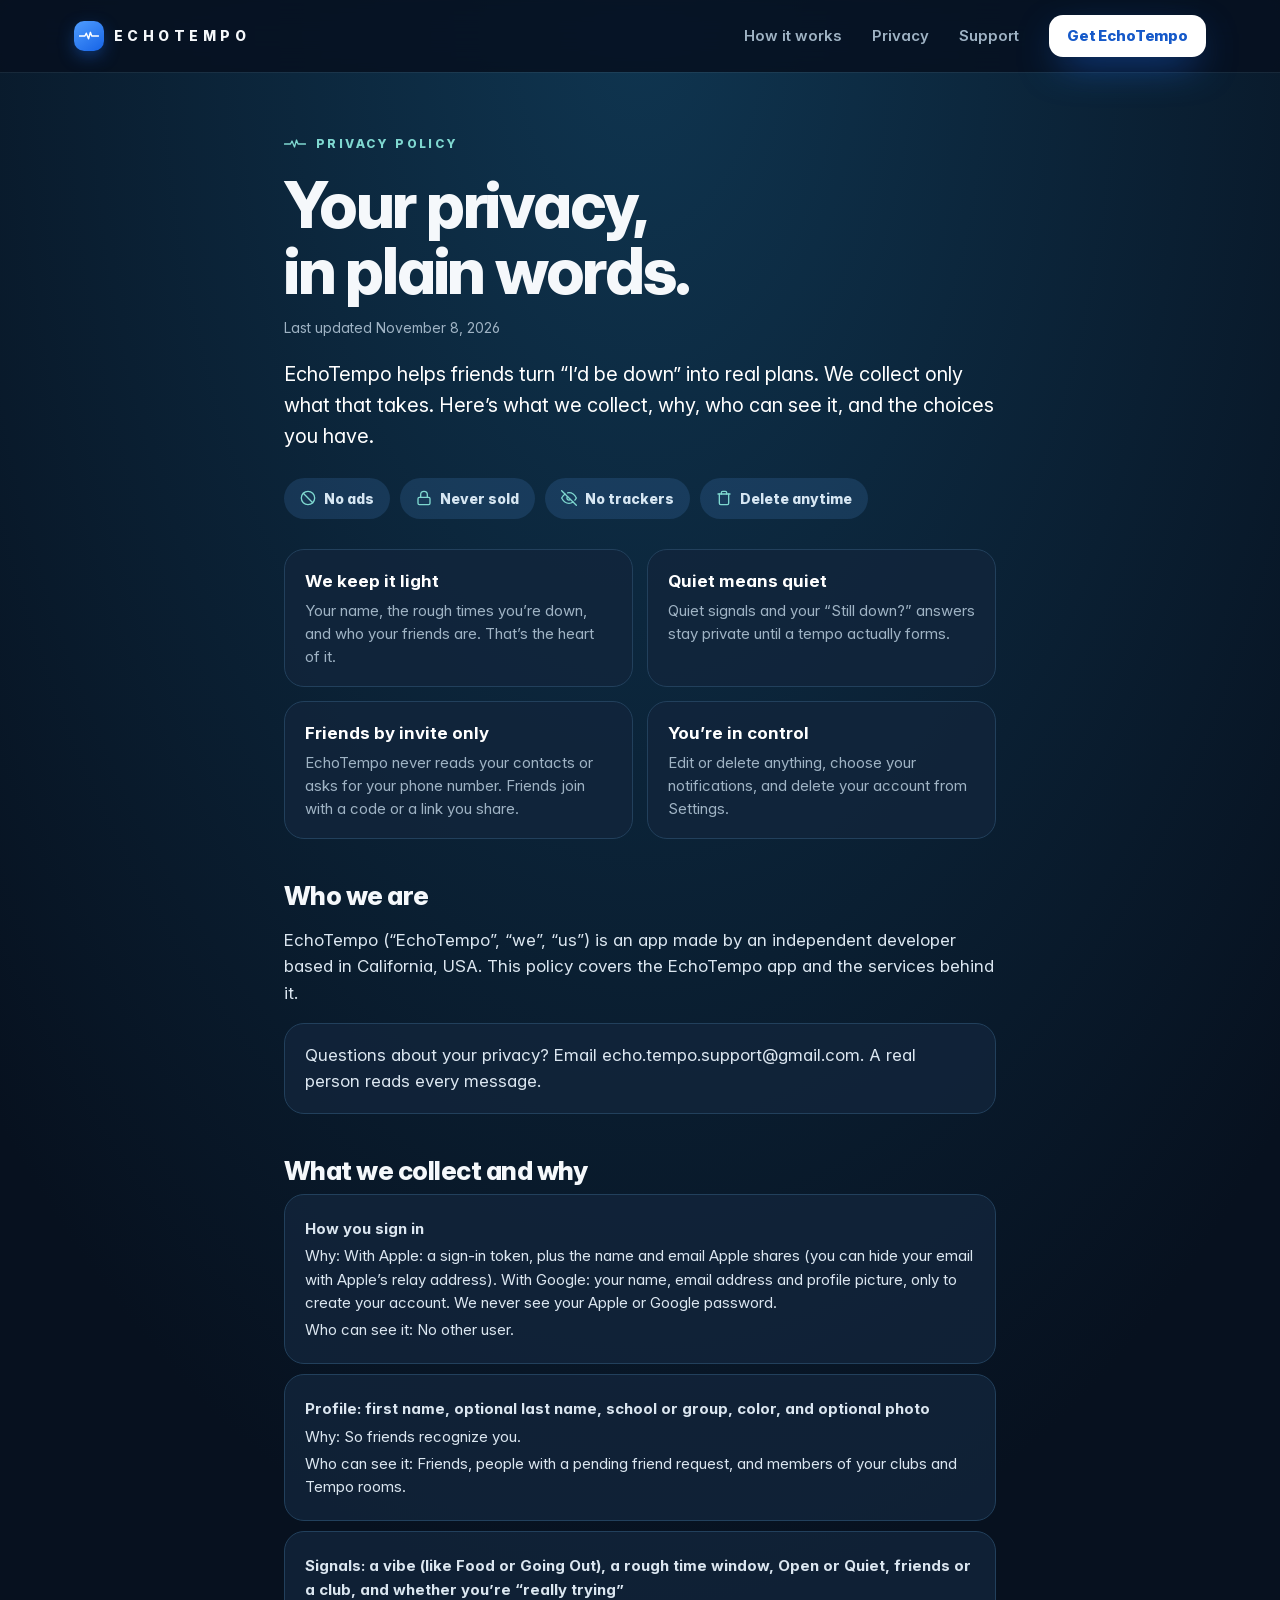
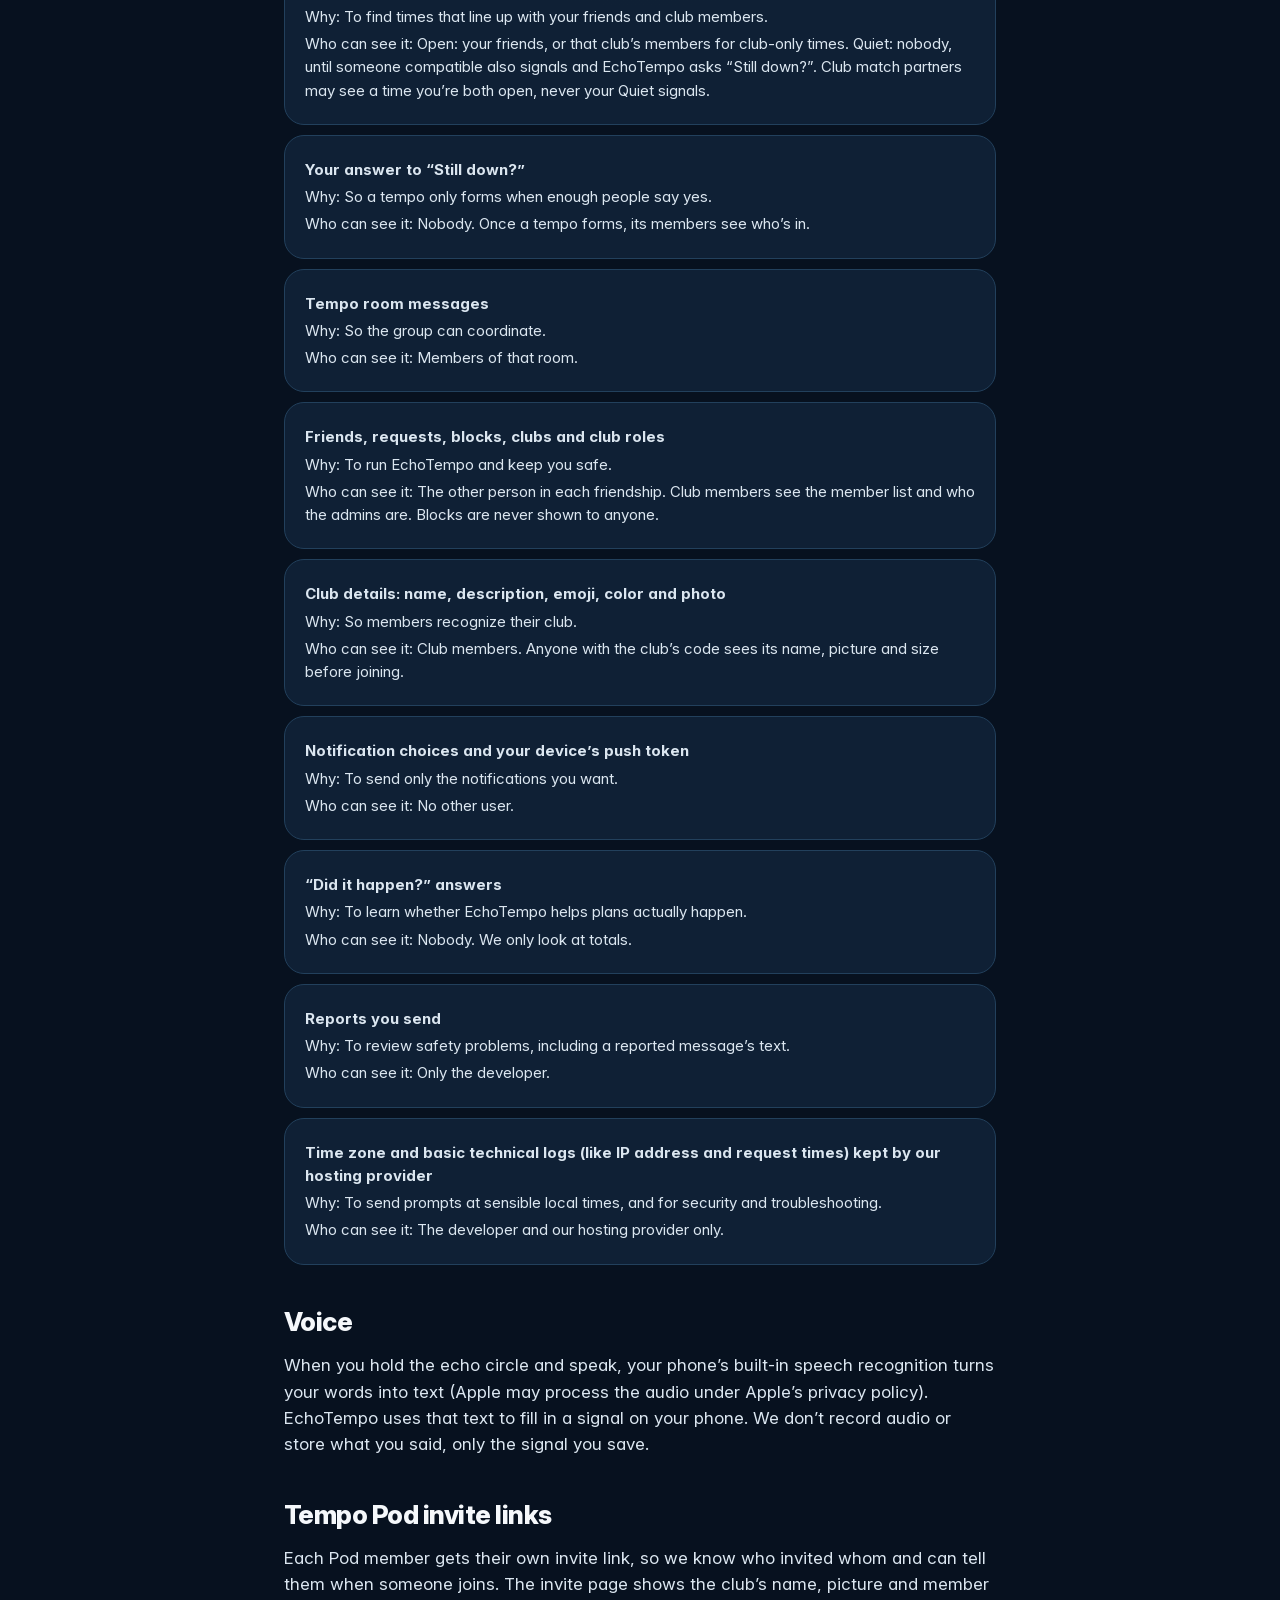
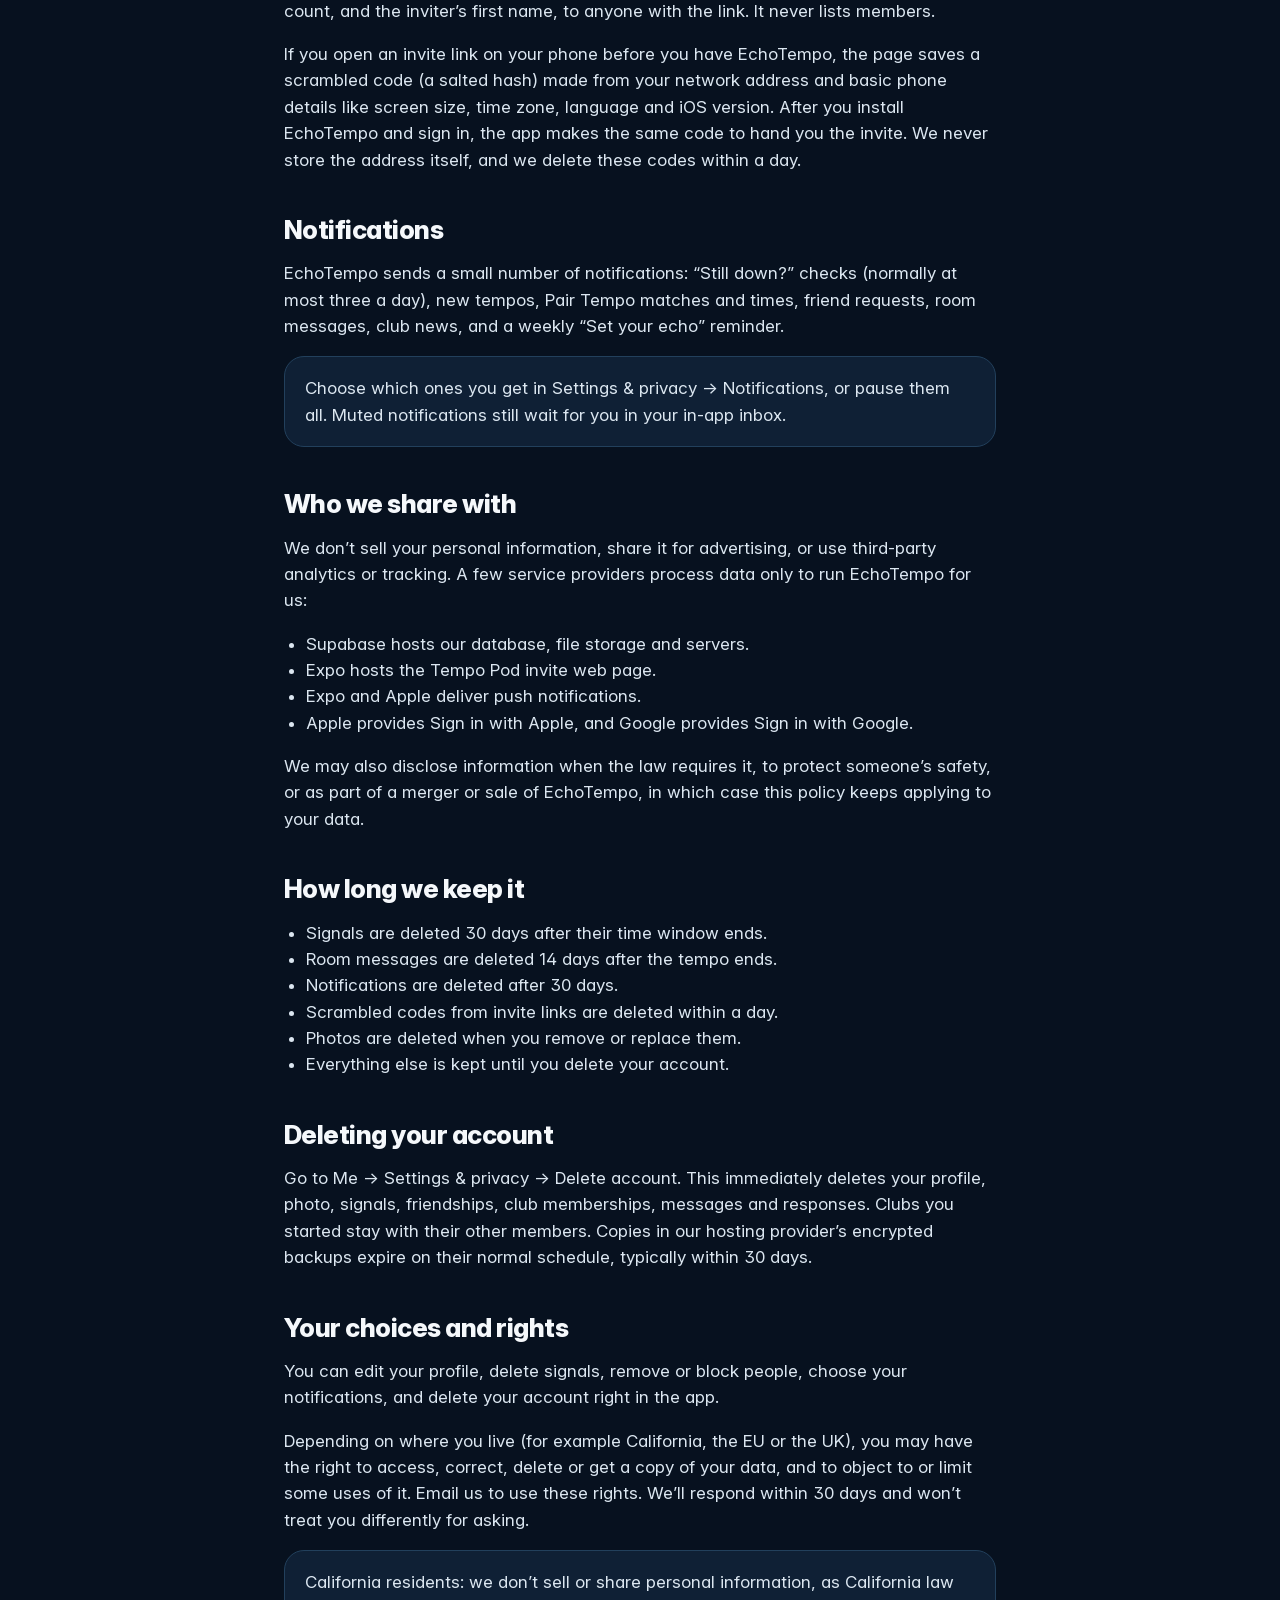
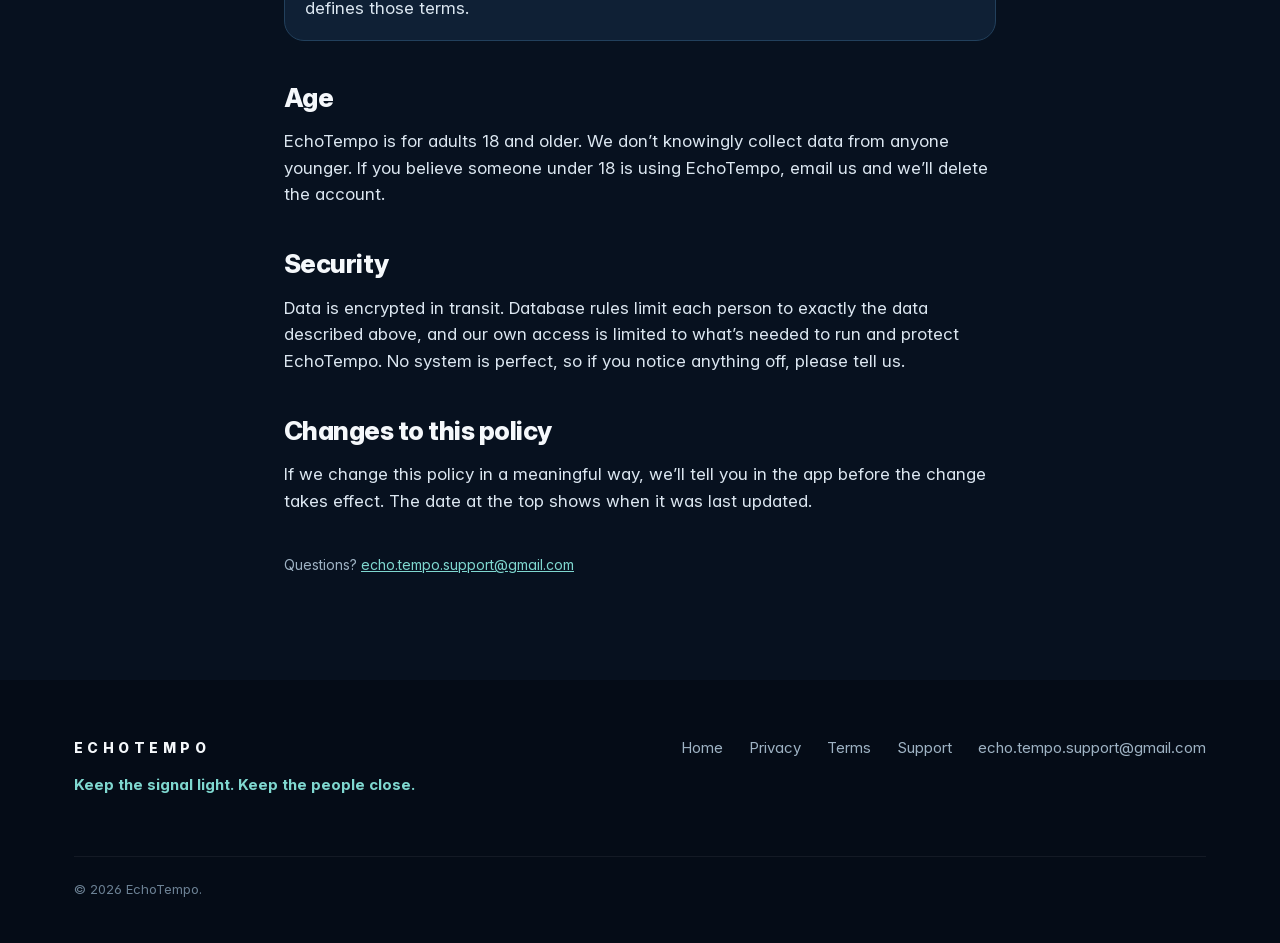
<file: privacy.html>
<!doctype html>
<html lang="en">
<head>
<meta charset="utf-8">
<meta name="viewport" content="width=device-width, initial-scale=1, viewport-fit=cover">
<title>Privacy Policy · EchoTempo</title>
<meta name="description" content="EchoTempo Privacy Policy, in plain words.">
<meta name="theme-color" content="#07111f">
<link rel="icon" type="image/png" sizes="128x128" href="icon.png">
<link rel="preload" href="fonts/InterVariable.woff2" as="font" type="font/woff2" crossorigin>
<link rel="stylesheet" href="site.css?v=muohyvvu">
</head>
<body class="doc-page">
<header class="nav scrolled">
  <div class="wrap">
    <a class="logo" href="./" aria-label="EchoTempo home"><span class="logo-mark"><svg viewBox="0 0 44 20" fill="none" stroke="#fff" stroke-width="3.2" stroke-linecap="round" stroke-linejoin="round"><path d="M1 10h12l3-6 5 12 4-14 3 8h15"/></svg></span>ECHOTEMPO</a>
    <nav class="nav-links" aria-label="Main"><a href="./#how">How it works</a><a href="privacy.html">Privacy</a><a href="support.html">Support</a><a class="btn btn-primary" href="https://apps.apple.com/app/id6816788315">Get EchoTempo</a></nav>
  </div>
</header>
<main class="doc">
<span class="eyebrow">PRIVACY POLICY</span>
<h1>Your privacy,
in plain words.</h1>
<p class="meta">Last updated November 8, 2026</p>
<p class="intro">EchoTempo helps friends turn “I’d be down” into real plans. We collect only what that takes. Here’s what we collect, why, who can see it, and the choices you have.</p>
<div class="promises"><span><svg viewBox="0 0 24 24" fill="none" stroke="currentColor" stroke-width="2" stroke-linecap="round" stroke-linejoin="round" aria-hidden="true"><circle cx="12" cy="12" r="10"/><line x1="4.93" y1="4.93" x2="19.07" y2="19.07"/></svg>No ads</span><span><svg viewBox="0 0 24 24" fill="none" stroke="currentColor" stroke-width="2" stroke-linecap="round" stroke-linejoin="round" aria-hidden="true"><rect x="3" y="11" width="18" height="11" rx="2" ry="2"/><path d="M7 11V7a5 5 0 0 1 10 0v4"/></svg>Never sold</span><span><svg viewBox="0 0 24 24" fill="none" stroke="currentColor" stroke-width="2" stroke-linecap="round" stroke-linejoin="round" aria-hidden="true"><path d="M17.94 17.94A10.07 10.07 0 0 1 12 20c-7 0-11-8-11-8a18.45 18.45 0 0 1 5.06-5.94M9.9 4.24A9.12 9.12 0 0 1 12 4c7 0 11 8 11 8a18.5 18.5 0 0 1-2.16 3.19m-6.72-1.07a3 3 0 1 1-4.24-4.24"/><line x1="1" y1="1" x2="23" y2="23"/></svg>No trackers</span><span><svg viewBox="0 0 24 24" fill="none" stroke="currentColor" stroke-width="2" stroke-linecap="round" stroke-linejoin="round" aria-hidden="true"><polyline points="3 6 5 6 21 6"/><path d="M19 6v14a2 2 0 0 1-2 2H7a2 2 0 0 1-2-2V6m3 0V4a2 2 0 0 1 2-2h4a2 2 0 0 1 2 2v2"/></svg>Delete anytime</span></div>
<div class="summary"><div><b>We keep it light</b><p>Your name, the rough times you’re down, and who your friends are. That’s the heart of it.</p></div><div><b>Quiet means quiet</b><p>Quiet signals and your “Still down?” answers stay private until a tempo actually forms.</p></div><div><b>Friends by invite only</b><p>EchoTempo never reads your contacts or asks for your phone number. Friends join with a code or a link you share.</p></div><div><b>You’re in control</b><p>Edit or delete anything, choose your notifications, and delete your account from Settings.</p></div></div>
<h2 id="who">Who we are</h2><p>EchoTempo (“EchoTempo”, “we”, “us”) is an app made by an independent developer based in California, USA. This policy covers the EchoTempo app and the services behind it.</p><div class="note"><p>Questions about your privacy? Email echo.tempo.support@gmail.com. A real person reads every message.</p></div>
<h2 id="collect">What we collect and why</h2><div class="row"><p><b>How you sign in</b></p><p>Why: With Apple: a sign-in token, plus the name and email Apple shares (you can hide your email with Apple’s relay address). With Google: your name, email address and profile picture, only to create your account. We never see your Apple or Google password.</p><p>Who can see it: No other user.</p></div><div class="row"><p><b>Profile: first name, optional last name, school or group, color, and optional photo</b></p><p>Why: So friends recognize you.</p><p>Who can see it: Friends, people with a pending friend request, and members of your clubs and Tempo rooms.</p></div><div class="row"><p><b>Signals: a vibe (like Food or Going Out), a rough time window, Open or Quiet, friends or a club, and whether you’re “really trying”</b></p><p>Why: To find times that line up with your friends and club members.</p><p>Who can see it: Open: your friends, or that club’s members for club-only times. Quiet: nobody, until someone compatible also signals and EchoTempo asks “Still down?”. Club match partners may see a time you’re both open, never your Quiet signals.</p></div><div class="row"><p><b>Your answer to “Still down?”</b></p><p>Why: So a tempo only forms when enough people say yes.</p><p>Who can see it: Nobody. Once a tempo forms, its members see who’s in.</p></div><div class="row"><p><b>Tempo room messages</b></p><p>Why: So the group can coordinate.</p><p>Who can see it: Members of that room.</p></div><div class="row"><p><b>Friends, requests, blocks, clubs and club roles</b></p><p>Why: To run EchoTempo and keep you safe.</p><p>Who can see it: The other person in each friendship. Club members see the member list and who the admins are. Blocks are never shown to anyone.</p></div><div class="row"><p><b>Club details: name, description, emoji, color and photo</b></p><p>Why: So members recognize their club.</p><p>Who can see it: Club members. Anyone with the club’s code sees its name, picture and size before joining.</p></div><div class="row"><p><b>Notification choices and your device’s push token</b></p><p>Why: To send only the notifications you want.</p><p>Who can see it: No other user.</p></div><div class="row"><p><b>“Did it happen?” answers</b></p><p>Why: To learn whether EchoTempo helps plans actually happen.</p><p>Who can see it: Nobody. We only look at totals.</p></div><div class="row"><p><b>Reports you send</b></p><p>Why: To review safety problems, including a reported message’s text.</p><p>Who can see it: Only the developer.</p></div><div class="row"><p><b>Time zone and basic technical logs (like IP address and request times) kept by our hosting provider</b></p><p>Why: To send prompts at sensible local times, and for security and troubleshooting.</p><p>Who can see it: The developer and our hosting provider only.</p></div>
<h2 id="voice">Voice</h2><p>When you hold the echo circle and speak, your phone’s built-in speech recognition turns your words into text (Apple may process the audio under Apple’s privacy policy). EchoTempo uses that text to fill in a signal on your phone. We don’t record audio or store what you said, only the signal you save.</p>
<h2 id="invites">Tempo Pod invite links</h2><p>Each Pod member gets their own invite link, so we know who invited whom and can tell them when someone joins. The invite page shows the club’s name, picture and member count, and the inviter’s first name, to anyone with the link. It never lists members.</p><p>If you open an invite link on your phone before you have EchoTempo, the page saves a scrambled code (a salted hash) made from your network address and basic phone details like screen size, time zone, language and iOS version. After you install EchoTempo and sign in, the app makes the same code to hand you the invite. We never store the address itself, and we delete these codes within a day.</p>
<h2 id="notifications">Notifications</h2><p>EchoTempo sends a small number of notifications: “Still down?” checks (normally at most three a day), new tempos, Pair Tempo matches and times, friend requests, room messages, club news, and a weekly “Set your echo” reminder.</p><div class="note"><p>Choose which ones you get in Settings &amp; privacy → Notifications, or pause them all. Muted notifications still wait for you in your in-app inbox.</p></div>
<h2 id="sharing">Who we share with</h2><p>We don’t sell your personal information, share it for advertising, or use third-party analytics or tracking. A few service providers process data only to run EchoTempo for us:</p><ul><li>Supabase hosts our database, file storage and servers.</li><li>Expo hosts the Tempo Pod invite web page.</li><li>Expo and Apple deliver push notifications.</li><li>Apple provides Sign in with Apple, and Google provides Sign in with Google.</li></ul><p>We may also disclose information when the law requires it, to protect someone’s safety, or as part of a merger or sale of EchoTempo, in which case this policy keeps applying to your data.</p>
<h2 id="retention">How long we keep it</h2><ul><li>Signals are deleted 30 days after their time window ends.</li><li>Room messages are deleted 14 days after the tempo ends.</li><li>Notifications are deleted after 30 days.</li><li>Scrambled codes from invite links are deleted within a day.</li><li>Photos are deleted when you remove or replace them.</li><li>Everything else is kept until you delete your account.</li></ul>
<h2 id="delete">Deleting your account</h2><p>Go to Me → Settings &amp; privacy → Delete account. This immediately deletes your profile, photo, signals, friendships, club memberships, messages and responses. Clubs you started stay with their other members. Copies in our hosting provider’s encrypted backups expire on their normal schedule, typically within 30 days.</p>
<h2 id="rights">Your choices and rights</h2><p>You can edit your profile, delete signals, remove or block people, choose your notifications, and delete your account right in the app.</p><p>Depending on where you live (for example California, the EU or the UK), you may have the right to access, correct, delete or get a copy of your data, and to object to or limit some uses of it. Email us to use these rights. We’ll respond within 30 days and won’t treat you differently for asking.</p><div class="note"><p>California residents: we don’t sell or share personal information, as California law defines those terms.</p></div>
<h2 id="age">Age</h2><p>EchoTempo is for adults 18 and older. We don’t knowingly collect data from anyone younger. If you believe someone under 18 is using EchoTempo, email us and we’ll delete the account.</p>
<h2 id="security">Security</h2><p>Data is encrypted in transit. Database rules limit each person to exactly the data described above, and our own access is limited to what’s needed to run and protect EchoTempo. No system is perfect, so if you notice anything off, please tell us.</p>
<h2 id="changes">Changes to this policy</h2><p>If we change this policy in a meaningful way, we’ll tell you in the app before the change takes effect. The date at the top shows when it was last updated.</p>
<p class="meta" style="margin-top:40px">Questions? <a href="mailto:echo.tempo.support@gmail.com">echo.tempo.support@gmail.com</a></p>
</main>
<footer class="foot">
  <div class="wrap">
    <div><a class="logo" href="./">ECHOTEMPO</a><p class="motto">Keep the signal light. Keep the people close.</p></div>
    <nav aria-label="Footer"><a href="./">Home</a><a href="privacy.html">Privacy</a><a href="terms.html">Terms</a><a href="support.html">Support</a><a href="mailto:echo.tempo.support@gmail.com">echo.tempo.support@gmail.com</a></nav>
    <div class="copy">© 2026 EchoTempo.</div>
  </div>
</footer>
</body>
</html>
</file>
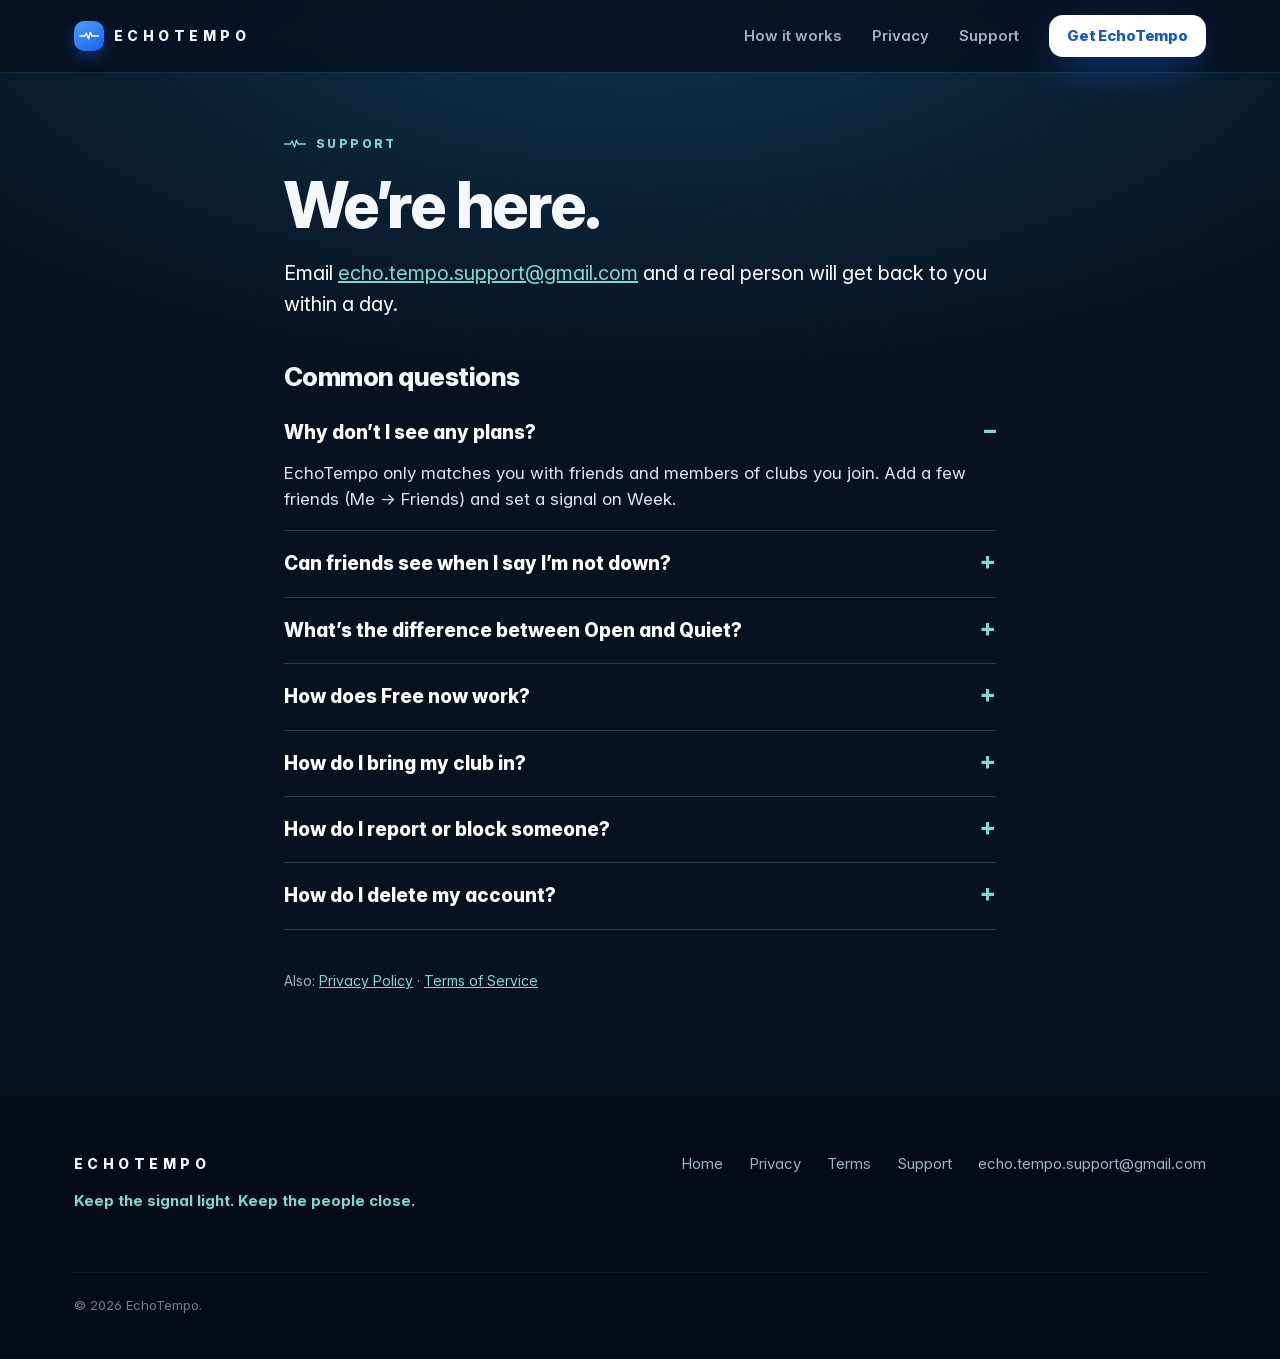
<file: support.html>
<!doctype html>
<html lang="en">
<head>
<meta charset="utf-8">
<meta name="viewport" content="width=device-width, initial-scale=1, viewport-fit=cover">
<title>Support · EchoTempo</title>
<meta name="description" content="Get help with EchoTempo.">
<meta name="theme-color" content="#07111f">
<link rel="icon" type="image/png" sizes="128x128" href="icon.png">
<link rel="preload" href="fonts/InterVariable.woff2" as="font" type="font/woff2" crossorigin>
<link rel="stylesheet" href="site.css?v=muohyvvu">
</head>
<body class="doc-page">
<header class="nav scrolled">
  <div class="wrap">
    <a class="logo" href="./" aria-label="EchoTempo home"><span class="logo-mark"><svg viewBox="0 0 44 20" fill="none" stroke="#fff" stroke-width="3.2" stroke-linecap="round" stroke-linejoin="round"><path d="M1 10h12l3-6 5 12 4-14 3 8h15"/></svg></span>ECHOTEMPO</a>
    <nav class="nav-links" aria-label="Main"><a href="./#how">How it works</a><a href="privacy.html">Privacy</a><a href="support.html">Support</a><a class="btn btn-primary" href="https://apps.apple.com/app/id6816788315">Get EchoTempo</a></nav>
  </div>
</header>
<main class="doc">
<span class="eyebrow">Support</span>
<h1>We’re here.</h1>
<p class="intro">Email <a href="mailto:echo.tempo.support@gmail.com">echo.tempo.support@gmail.com</a> and a real person will get back to you within a day.</p>
<h2>Common questions</h2>
<details open><summary>Why don’t I see any plans?</summary><p>EchoTempo only matches you with friends and members of clubs you join. Add a few friends (Me → Friends) and set a signal on Week.</p></details>
<details><summary>Can friends see when I say I’m not down?</summary><p>No. Your answer to “Still down?” is private. A tempo only forms when enough people say yes.</p></details>
<details><summary>What’s the difference between Open and Quiet?</summary><p>Friends can see Open signals. Quiet signals stay hidden unless a friend is compatible.</p></details>
<details><summary>How does Free now work?</summary><p>Tap Free now on Home, pick what you’re up for and for how long. Friends see you’re free until it runs out. EchoTempo never shares where you are.</p></details>
<details><summary>How do I bring my club in?</summary><p>Open your club (Me → Tempo Pods), tap Invite, and share your link. People who don’t have EchoTempo yet get the invite right after they sign up.</p></details>
<details><summary>How do I report or block someone?</summary><p>Tap their name in Friends, or the ••• menu in a tempo room. You can also long-press a message to report it.</p></details>
<details><summary>How do I delete my account?</summary><p>Me → Settings &amp; privacy → Delete account.</p></details>
<p class="meta" style="margin-top:40px">Also: <a href="privacy.html">Privacy Policy</a> · <a href="terms.html">Terms of Service</a></p>
</main>
<footer class="foot">
  <div class="wrap">
    <div><a class="logo" href="./">ECHOTEMPO</a><p class="motto">Keep the signal light. Keep the people close.</p></div>
    <nav aria-label="Footer"><a href="./">Home</a><a href="privacy.html">Privacy</a><a href="terms.html">Terms</a><a href="support.html">Support</a><a href="mailto:echo.tempo.support@gmail.com">echo.tempo.support@gmail.com</a></nav>
    <div class="copy">© 2026 EchoTempo.</div>
  </div>
</footer>
</body>
</html>
</file>
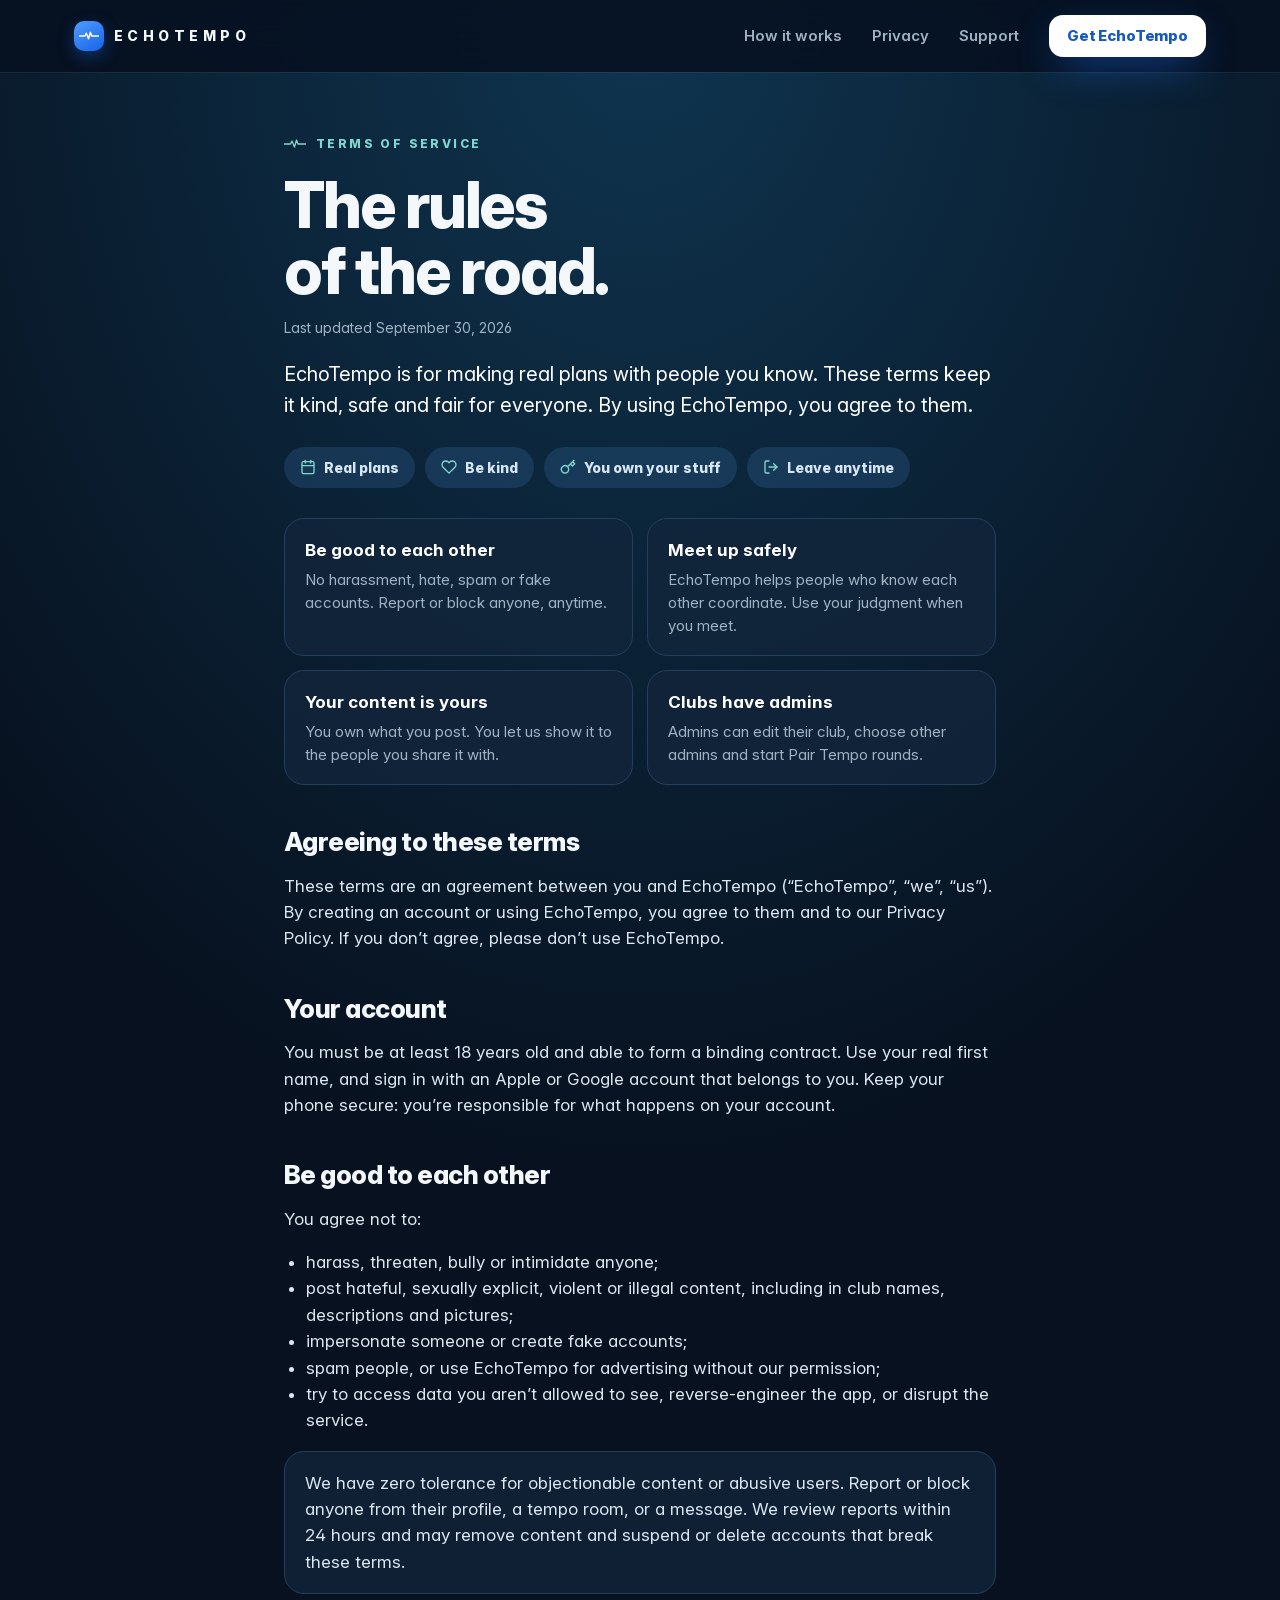
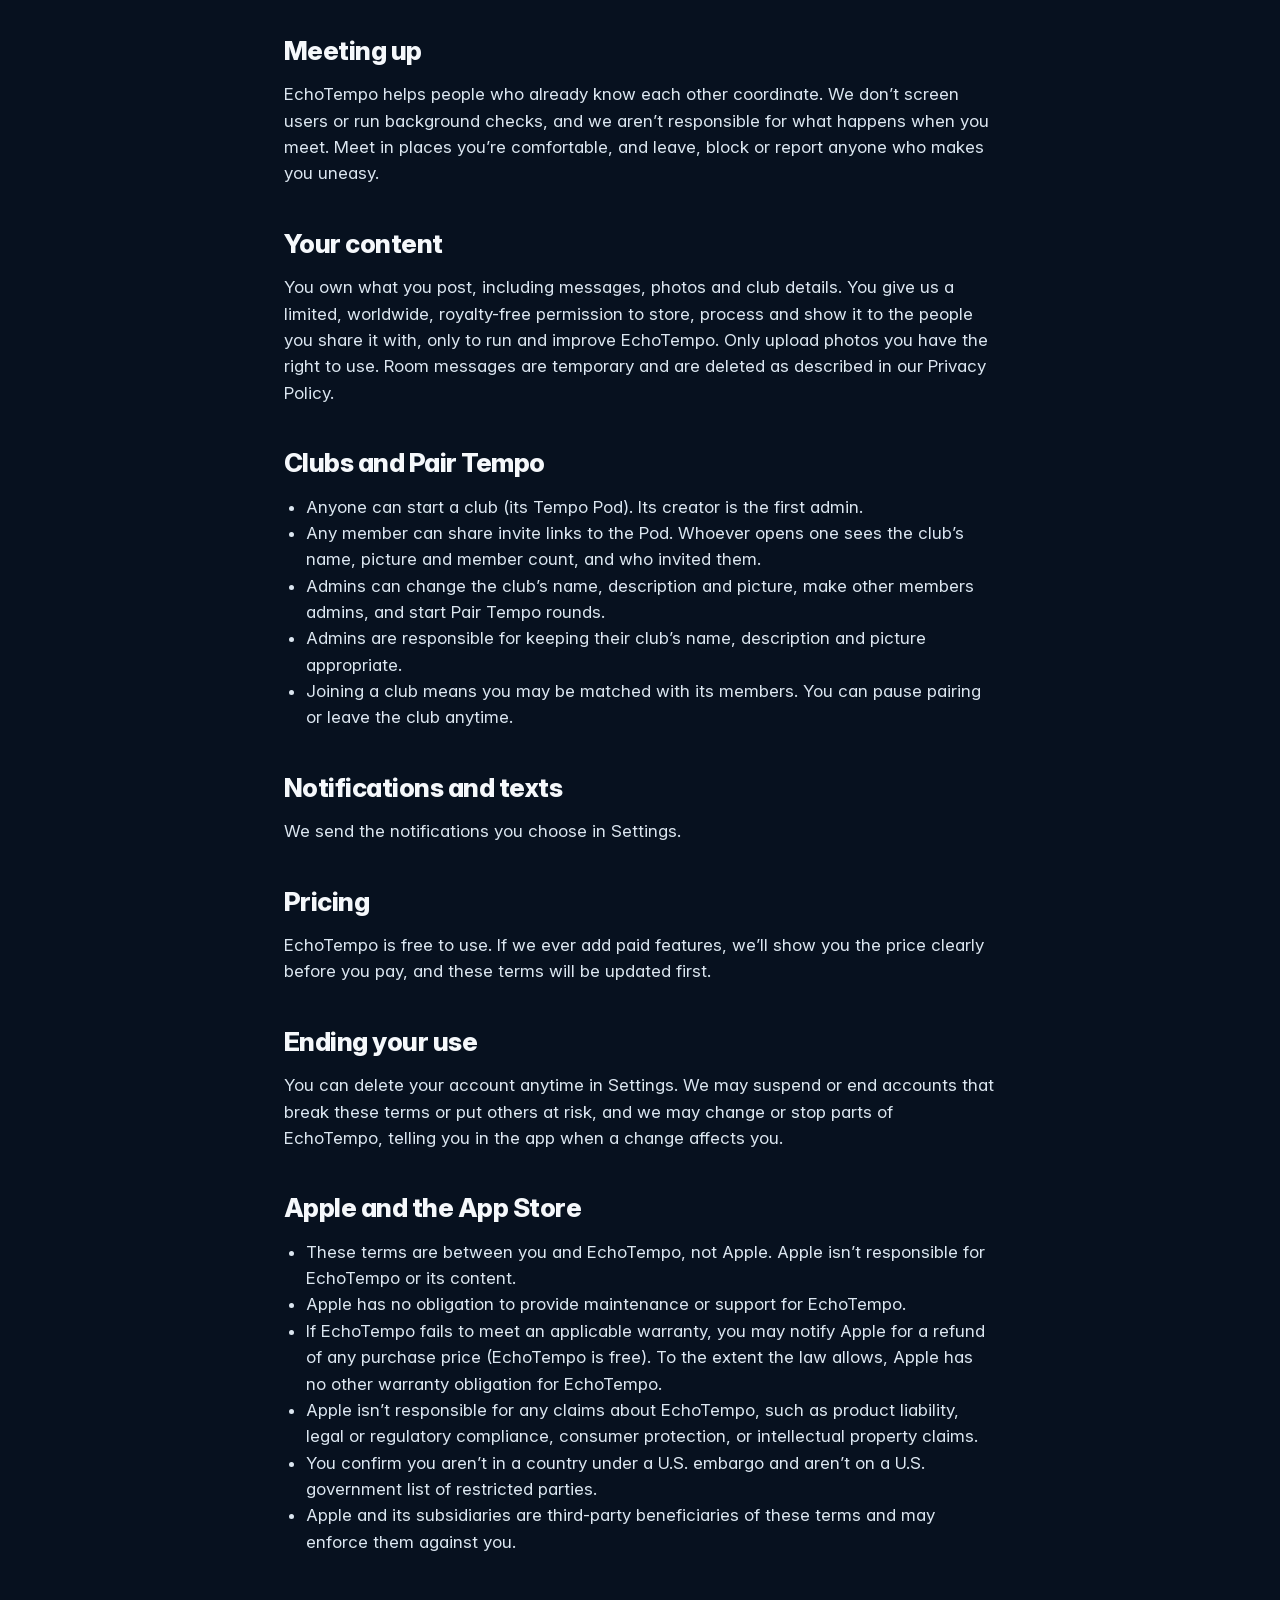
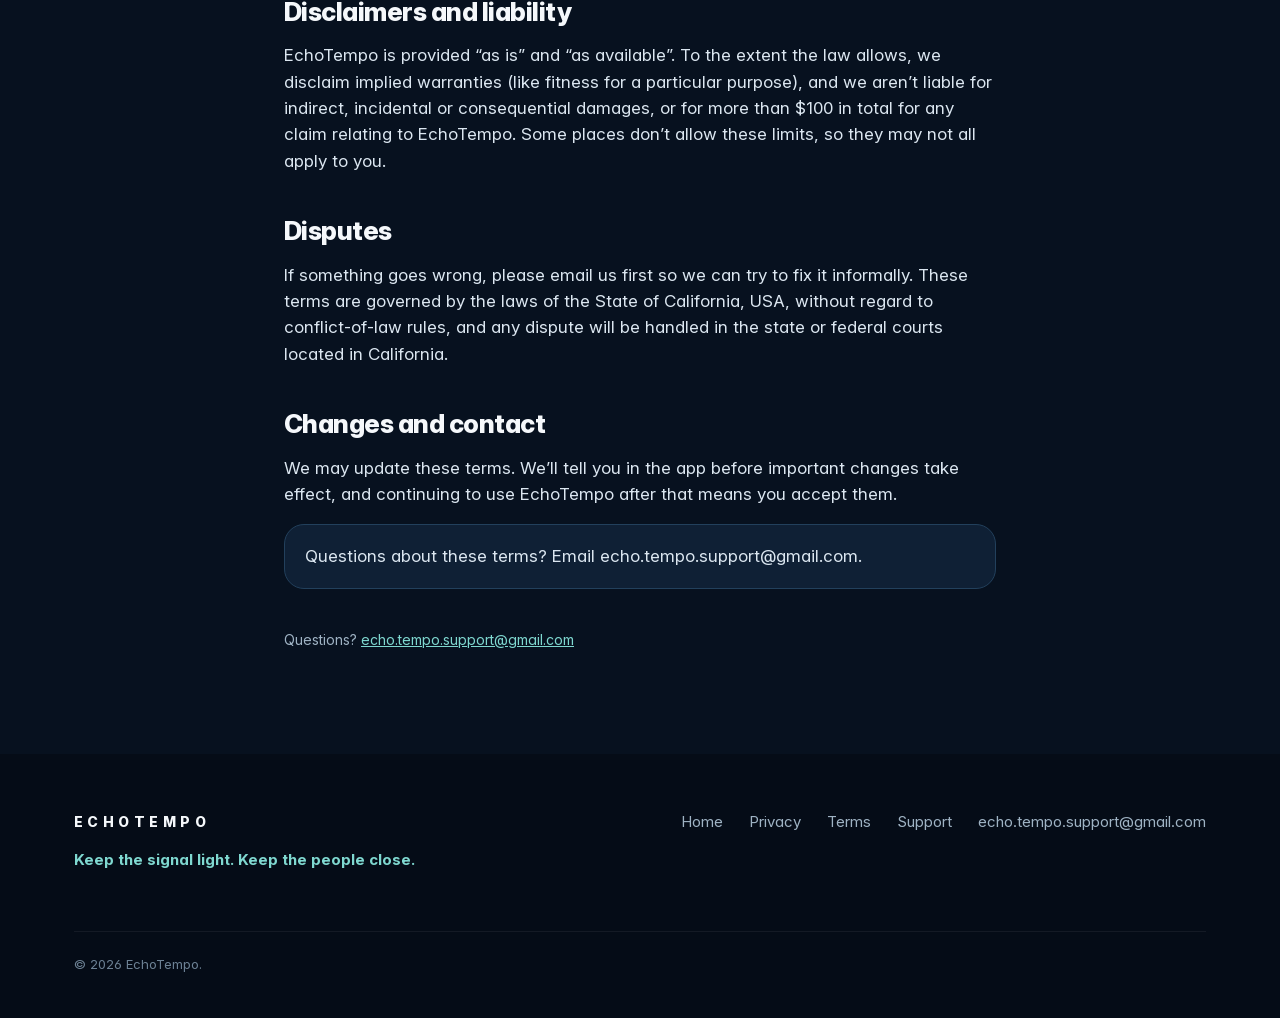
<file: terms.html>
<!doctype html>
<html lang="en">
<head>
<meta charset="utf-8">
<meta name="viewport" content="width=device-width, initial-scale=1, viewport-fit=cover">
<title>Terms of Service · EchoTempo</title>
<meta name="description" content="EchoTempo Terms of Service, in plain words.">
<meta name="theme-color" content="#07111f">
<link rel="icon" type="image/png" sizes="128x128" href="icon.png">
<link rel="preload" href="fonts/InterVariable.woff2" as="font" type="font/woff2" crossorigin>
<link rel="stylesheet" href="site.css?v=muohyvvu">
</head>
<body class="doc-page">
<header class="nav scrolled">
  <div class="wrap">
    <a class="logo" href="./" aria-label="EchoTempo home"><span class="logo-mark"><svg viewBox="0 0 44 20" fill="none" stroke="#fff" stroke-width="3.2" stroke-linecap="round" stroke-linejoin="round"><path d="M1 10h12l3-6 5 12 4-14 3 8h15"/></svg></span>ECHOTEMPO</a>
    <nav class="nav-links" aria-label="Main"><a href="./#how">How it works</a><a href="privacy.html">Privacy</a><a href="support.html">Support</a><a class="btn btn-primary" href="https://apps.apple.com/app/id6816788315">Get EchoTempo</a></nav>
  </div>
</header>
<main class="doc">
<span class="eyebrow">TERMS OF SERVICE</span>
<h1>The rules
of the road.</h1>
<p class="meta">Last updated September 30, 2026</p>
<p class="intro">EchoTempo is for making real plans with people you know. These terms keep it kind, safe and fair for everyone. By using EchoTempo, you agree to them.</p>
<div class="promises"><span><svg viewBox="0 0 24 24" fill="none" stroke="currentColor" stroke-width="2" stroke-linecap="round" stroke-linejoin="round" aria-hidden="true"><rect x="3" y="4" width="18" height="18" rx="2" ry="2"/><line x1="16" y1="2" x2="16" y2="6"/><line x1="8" y1="2" x2="8" y2="6"/><line x1="3" y1="10" x2="21" y2="10"/></svg>Real plans</span><span><svg viewBox="0 0 24 24" fill="none" stroke="currentColor" stroke-width="2" stroke-linecap="round" stroke-linejoin="round" aria-hidden="true"><path d="M20.84 4.61a5.5 5.5 0 0 0-7.78 0L12 5.67l-1.06-1.06a5.5 5.5 0 0 0-7.78 7.78l1.06 1.06L12 21.23l7.78-7.78 1.06-1.06a5.5 5.5 0 0 0 0-7.78z"/></svg>Be kind</span><span><svg viewBox="0 0 24 24" fill="none" stroke="currentColor" stroke-width="2" stroke-linecap="round" stroke-linejoin="round" aria-hidden="true"><path d="M21 2l-2 2m-7.61 7.61a5.5 5.5 0 1 1-7.778 7.778 5.5 5.5 0 0 1 7.777-7.777zm0 0L15.5 7.5m0 0l3 3L22 7l-3-3m-3.5 3.5L19 4"/></svg>You own your stuff</span><span><svg viewBox="0 0 24 24" fill="none" stroke="currentColor" stroke-width="2" stroke-linecap="round" stroke-linejoin="round" aria-hidden="true"><path d="M9 21H5a2 2 0 0 1-2-2V5a2 2 0 0 1 2-2h4"/><polyline points="16 17 21 12 16 7"/><line x1="21" y1="12" x2="9" y2="12"/></svg>Leave anytime</span></div>
<div class="summary"><div><b>Be good to each other</b><p>No harassment, hate, spam or fake accounts. Report or block anyone, anytime.</p></div><div><b>Meet up safely</b><p>EchoTempo helps people who know each other coordinate. Use your judgment when you meet.</p></div><div><b>Your content is yours</b><p>You own what you post. You let us show it to the people you share it with.</p></div><div><b>Clubs have admins</b><p>Admins can edit their club, choose other admins and start Pair Tempo rounds.</p></div></div>
<h2 id="agree">Agreeing to these terms</h2><p>These terms are an agreement between you and EchoTempo (“EchoTempo”, “we”, “us”). By creating an account or using EchoTempo, you agree to them and to our Privacy Policy. If you don’t agree, please don’t use EchoTempo.</p>
<h2 id="account">Your account</h2><p>You must be at least 18 years old and able to form a binding contract. Use your real first name, and sign in with an Apple or Google account that belongs to you. Keep your phone secure: you’re responsible for what happens on your account.</p>
<h2 id="conduct">Be good to each other</h2><p>You agree not to:</p><ul><li>harass, threaten, bully or intimidate anyone;</li><li>post hateful, sexually explicit, violent or illegal content, including in club names, descriptions and pictures;</li><li>impersonate someone or create fake accounts;</li><li>spam people, or use EchoTempo for advertising without our permission;</li><li>try to access data you aren’t allowed to see, reverse-engineer the app, or disrupt the service.</li></ul><div class="note"><p>We have zero tolerance for objectionable content or abusive users. Report or block anyone from their profile, a tempo room, or a message. We review reports within 24 hours and may remove content and suspend or delete accounts that break these terms.</p></div>
<h2 id="meeting">Meeting up</h2><p>EchoTempo helps people who already know each other coordinate. We don’t screen users or run background checks, and we aren’t responsible for what happens when you meet. Meet in places you’re comfortable, and leave, block or report anyone who makes you uneasy.</p>
<h2 id="content">Your content</h2><p>You own what you post, including messages, photos and club details. You give us a limited, worldwide, royalty-free permission to store, process and show it to the people you share it with, only to run and improve EchoTempo. Only upload photos you have the right to use. Room messages are temporary and are deleted as described in our Privacy Policy.</p>
<h2 id="clubs">Clubs and Pair Tempo</h2><ul><li>Anyone can start a club (its Tempo Pod). Its creator is the first admin.</li><li>Any member can share invite links to the Pod. Whoever opens one sees the club’s name, picture and member count, and who invited them.</li><li>Admins can change the club’s name, description and picture, make other members admins, and start Pair Tempo rounds.</li><li>Admins are responsible for keeping their club’s name, description and picture appropriate.</li><li>Joining a club means you may be matched with its members. You can pause pairing or leave the club anytime.</li></ul>
<h2 id="messages">Notifications and texts</h2><p>We send the notifications you choose in Settings.</p>
<h2 id="price">Pricing</h2><p>EchoTempo is free to use. If we ever add paid features, we’ll show you the price clearly before you pay, and these terms will be updated first.</p>
<h2 id="ending">Ending your use</h2><p>You can delete your account anytime in Settings. We may suspend or end accounts that break these terms or put others at risk, and we may change or stop parts of EchoTempo, telling you in the app when a change affects you.</p>
<h2 id="apple">Apple and the App Store</h2><ul><li>These terms are between you and EchoTempo, not Apple. Apple isn’t responsible for EchoTempo or its content.</li><li>Apple has no obligation to provide maintenance or support for EchoTempo.</li><li>If EchoTempo fails to meet an applicable warranty, you may notify Apple for a refund of any purchase price (EchoTempo is free). To the extent the law allows, Apple has no other warranty obligation for EchoTempo.</li><li>Apple isn’t responsible for any claims about EchoTempo, such as product liability, legal or regulatory compliance, consumer protection, or intellectual property claims.</li><li>You confirm you aren’t in a country under a U.S. embargo and aren’t on a U.S. government list of restricted parties.</li><li>Apple and its subsidiaries are third-party beneficiaries of these terms and may enforce them against you.</li></ul>
<h2 id="liability">Disclaimers and liability</h2><p>EchoTempo is provided “as is” and “as available”. To the extent the law allows, we disclaim implied warranties (like fitness for a particular purpose), and we aren’t liable for indirect, incidental or consequential damages, or for more than $100 in total for any claim relating to EchoTempo. Some places don’t allow these limits, so they may not all apply to you.</p>
<h2 id="disputes">Disputes</h2><p>If something goes wrong, please email us first so we can try to fix it informally. These terms are governed by the laws of the State of California, USA, without regard to conflict-of-law rules, and any dispute will be handled in the state or federal courts located in California.</p>
<h2 id="changes">Changes and contact</h2><p>We may update these terms. We’ll tell you in the app before important changes take effect, and continuing to use EchoTempo after that means you accept them.</p><div class="note"><p>Questions about these terms? Email echo.tempo.support@gmail.com.</p></div>
<p class="meta" style="margin-top:40px">Questions? <a href="mailto:echo.tempo.support@gmail.com">echo.tempo.support@gmail.com</a></p>
</main>
<footer class="foot">
  <div class="wrap">
    <div><a class="logo" href="./">ECHOTEMPO</a><p class="motto">Keep the signal light. Keep the people close.</p></div>
    <nav aria-label="Footer"><a href="./">Home</a><a href="privacy.html">Privacy</a><a href="terms.html">Terms</a><a href="support.html">Support</a><a href="mailto:echo.tempo.support@gmail.com">echo.tempo.support@gmail.com</a></nav>
    <div class="copy">© 2026 EchoTempo.</div>
  </div>
</footer>
</body>
</html>
</file>
<file: site.css>
:root {
  --night: #07111f;
  --aubergine: #0c1a2c;
  --plum: #12253b;
  --plum-2: #173049;
  --line: #22405c;
  --violet: #1d6ff2;
  --violet-2: #4f9dff;
  --lilac: #7fd8d0;
  --mist: #d6e6f2;
  --beat: #4fd6cf;
  --spark: #10b3a8;
  --ink: #12253b;
  --ink-soft: #1d5bb8;
  --muted: #5f7387;
  --paper: #ffffff;
  --paper-2: #f5f8fb;
  --paper-3: #eaf2f9;
  --text-on-dark: #f5f8fb;
  --muted-on-dark: #9fb3c4;
  --radius: 22px;
  --wrap: 1180px;
  --ease: cubic-bezier(.2, .8, .2, 1);
  color-scheme: dark;
}

@font-face { font-family: 'Inter'; font-style: normal; font-weight: 100 900; font-display: swap; src: url('fonts/InterVariable.woff2') format('woff2'); }

* { box-sizing: border-box; }
html { scroll-behavior: smooth; -webkit-text-size-adjust: 100%; overflow-x: clip; }
body {
  margin: 0;
  background: var(--night);
  color: var(--text-on-dark);
  font-family: 'Inter', -apple-system, BlinkMacSystemFont, 'SF Pro Text', system-ui, sans-serif;
  font-size: 17px;
  line-height: 1.55;
  -webkit-font-smoothing: antialiased;
  overflow-x: clip;
  font-feature-settings: 'cv11', 'ss01';
}
img { max-width: 100%; display: block; }
a { color: inherit; }
.wrap { width: 100%; max-width: var(--wrap); margin: 0 auto; padding: 0 24px; }
.sr-only { position: absolute; width: 1px; height: 1px; overflow: hidden; clip: rect(0 0 0 0); white-space: nowrap; }
:focus-visible { outline: 3px solid var(--beat); outline-offset: 3px; border-radius: 8px; }

/* type */
.eyebrow {
  display: inline-flex; align-items: center; gap: 10px;
  font-size: 12px; font-weight: 800; letter-spacing: .2em; text-transform: uppercase;
  color: var(--lilac);
}
.eyebrow::before { content: ''; width: 22px; height: 10px; background: currentColor; -webkit-mask: var(--beat-mask) center / contain no-repeat; mask: var(--beat-mask) center / contain no-repeat; }
:root { --beat-mask: url("data:image/svg+xml,%3Csvg xmlns='http://www.w3.org/2000/svg' viewBox='0 0 44 20'%3E%3Cpath d='M1 10h12l3-6 5 12 4-14 3 8h15' fill='none' stroke='black' stroke-width='2.6' stroke-linecap='round' stroke-linejoin='round'/%3E%3C/svg%3E"); }
.paper .eyebrow { color: var(--violet); }
h1, h2, h3 { margin: 0; letter-spacing: -.035em; line-height: 1.02; font-weight: 800; text-wrap: balance; }
h1 { font-size: clamp(44px, 5.5vw, 80px); }
h2 { font-size: clamp(36px, 5.2vw, 68px); }
h3 { font-size: clamp(22px, 2.2vw, 28px); letter-spacing: -.02em; line-height: 1.15; }
.lede { font-size: clamp(18px, 1.6vw, 21px); color: var(--muted-on-dark); max-width: 34em; }
.paper .lede { color: var(--ink-soft); }
.grad {
  background: linear-gradient(100deg, var(--lilac) 0%, var(--beat) 55%, #c4f1ec 100%);
  -webkit-background-clip: text; background-clip: text; color: transparent;
}
.paper .grad { background-image: linear-gradient(100deg, var(--violet) 0%, var(--spark) 70%); }
em.hand { font-style: normal; position: relative; white-space: nowrap; }
em.hand::after {
  content: ''; position: absolute; left: -2%; right: -2%; bottom: -.08em; height: .22em;
  background: url("data:image/svg+xml,%3Csvg xmlns='http://www.w3.org/2000/svg' viewBox='0 0 200 12' preserveAspectRatio='none'%3E%3Cpath d='M2 8 Q50 2 100 7 T198 5' fill='none' stroke='%234fd2ff' stroke-width='4' stroke-linecap='round'/%3E%3C/svg%3E") center / 100% 100% no-repeat;
}

/* buttons */
.btn {
  display: inline-flex; align-items: center; justify-content: center; gap: 10px;
  min-height: 56px; padding: 0 26px; border-radius: 18px;
  font-weight: 800; font-size: 17px; text-decoration: none; letter-spacing: -.01em;
  transition: transform .25s var(--ease), box-shadow .25s var(--ease), background .25s;
}
.btn svg { width: 20px; height: 20px; }
.btn-primary { background: #fff; color: #1559c9; box-shadow: 0 14px 40px -12px rgba(29, 111, 242, .8); }
.btn-primary:hover { transform: translateY(-2px); box-shadow: 0 20px 50px -12px rgba(29, 111, 242, .95); }
.btn-ghost { color: var(--text-on-dark); border: 1.5px solid rgba(255, 255, 255, .22); }
.btn-ghost:hover { background: rgba(255, 255, 255, .08); }
.paper .btn-primary { background: var(--violet); color: #fff; }
.btn .apple { width: 18px; height: 22px; }

/* nav */
.nav {
  position: fixed; inset: 0 0 auto; z-index: 50;
  transition: background .3s, backdrop-filter .3s, box-shadow .3s;
}
.nav.scrolled { background: rgba(7, 17, 31, .88); backdrop-filter: blur(18px) saturate(1.4); -webkit-backdrop-filter: blur(18px) saturate(1.4); box-shadow: 0 1px 0 rgba(255, 255, 255, .06); }
.nav .wrap { display: flex; align-items: center; justify-content: space-between; height: 72px; }
.logo { display: inline-flex; align-items: center; gap: 10px; font-weight: 800; letter-spacing: .32em; font-size: 14px; text-decoration: none; color: var(--text-on-dark); }
.logo-mark { width: 30px; height: 30px; border-radius: 10px; background: linear-gradient(145deg, #4f9dff, #1663e6); display: grid; place-items: center; box-shadow: 0 6px 20px -6px rgba(29, 111, 242, .9); }
.logo-mark svg { width: 20px; height: 12px; }
.nav-links { display: flex; align-items: center; gap: 30px; font-size: 15px; font-weight: 600; }
.nav-links a { text-decoration: none; color: var(--muted-on-dark); transition: color .2s; }
.nav-links a:hover { color: #fff; }
.nav-links .btn { min-height: 42px; padding: 0 18px; font-size: 15px; border-radius: 14px; color: #1559c9; }
@media (max-width: 820px) { .nav-links a:not(.btn) { display: none; } }

/* sections */
section { position: relative; }
.dark { background: var(--night); color: var(--text-on-dark); }
.paper { background: var(--paper); color: var(--ink); color-scheme: light; }
.paper-2 { background: var(--paper-2); }
.pad { padding: clamp(96px, 13vw, 170px) 0; }
.center { text-align: center; }
.center .lede { margin-left: auto; margin-right: auto; }

/* stars */
.stars { position: absolute; inset: 0; pointer-events: none; }
.stars i { position: absolute; width: 2px; height: 2px; border-radius: 50%; background: #fff; opacity: .5; animation: twinkle 4s ease-in-out infinite; }
@keyframes twinkle { 50% { opacity: .1; } }

/* parallax layers move with JS; their children float on their own */
[data-depth] { will-change: transform; }
.layer { position: absolute; inset: 0; }
.float { animation: float 6s ease-in-out infinite; }
@keyframes float { 50% { transform: translateY(-14px); } }

/* hero */
.hero { min-height: 100vh; min-height: 100svh; overflow: hidden; display: flex; align-items: center; padding: 120px 0 90px; isolation: isolate; }
.hero-sky {
  position: absolute; inset: -10% 0 0; z-index: -2;
  background:
    radial-gradient(60% 55% at 72% 38%, rgba(29, 111, 242, .55), transparent 70%),
    radial-gradient(40% 40% at 12% 12%, rgba(79, 214, 207, .16), transparent 70%),
    radial-gradient(90% 60% at 50% 110%, #0f3550 0%, transparent 70%),
    var(--night);
}
.glow-follow { position: absolute; inset: 0; z-index: -1; pointer-events: none; background: radial-gradient(420px circle at var(--mx, 70%) var(--my, 40%), rgba(91, 155, 234, .18), transparent 70%); }
.orb { position: absolute; border-radius: 50%; filter: blur(2px); pointer-events: none; }
.orb.one { width: 340px; height: 340px; right: -80px; top: 8%; background: radial-gradient(circle at 35% 30%, rgba(140, 185, 220, .5), rgba(29, 111, 242, .05) 70%); }
.orb.two { width: 180px; height: 180px; left: 6%; bottom: 10%; background: radial-gradient(circle at 35% 30%, rgba(79, 214, 207, .35), transparent 70%); }
.hero-grid { display: grid; grid-template-columns: 1.15fr .85fr; gap: 40px; align-items: center; }
.hero h1 { margin: 20px 0 24px; }
.hero .cta { display: flex; flex-wrap: wrap; gap: 14px; margin-top: 34px; }
.hero .fine { margin-top: 18px; font-size: 14px; color: var(--muted-on-dark); display: flex; gap: 16px; flex-wrap: wrap; }
.hero .fine span { display: inline-flex; align-items: center; gap: 6px; }
.hero .fine span::before { content: ''; width: 6px; height: 6px; border-radius: 50%; background: var(--beat); box-shadow: 0 0 10px var(--beat); }
.hero-stage { position: relative; height: 680px; }
.hero-stage .phone { position: absolute; left: 50%; top: 50%; width: 300px; margin: -305px 0 0 -150px; transform: rotate(4deg); }
.hero-echo { position: absolute; width: 190px; left: -30px; bottom: 30px; z-index: 3; }
.hero-echo .echo { width: 100%; filter: drop-shadow(0 20px 30px rgba(3, 10, 20, .55)); }
.bubble {
  position: absolute; background: #fff; color: var(--ink); border-radius: 18px; padding: 10px 16px;
  font-weight: 800; font-size: 15px; white-space: nowrap; box-shadow: 0 16px 40px -10px rgba(3, 10, 20, .6);
}
.bubble::after { content: ''; position: absolute; width: 14px; height: 14px; background: #fff; border-radius: 3px; transform: rotate(45deg); left: 26px; bottom: -6px; }
.hero-echo .bubble { top: -26px; left: 70px; }
.heartline { position: absolute; left: 0; right: 0; bottom: 70px; height: 120px; z-index: -1; opacity: .5; }
.heartline path { fill: none; stroke: url(#beatGrad); stroke-width: 2.5; stroke-linecap: round; stroke-linejoin: round; stroke-dasharray: 260 1700; animation: ecg 3.4s linear infinite; }
.heartline path.base { stroke: rgba(140, 185, 220, .12); stroke-dasharray: none; animation: none; }
@keyframes ecg { from { stroke-dashoffset: 1960; } to { stroke-dashoffset: 0; } }

/* signal chips, like the app's */
.chip {
  position: absolute; display: inline-flex; align-items: center; gap: 10px;
  padding: 10px 16px 10px 10px; border-radius: 18px;
  background: rgba(18, 37, 59, .78); border: 1px solid rgba(140, 185, 220, .22);
  backdrop-filter: blur(12px); -webkit-backdrop-filter: blur(12px);
  box-shadow: 0 18px 40px -16px rgba(0, 0, 0, .7);
  font-size: 14px; font-weight: 700; white-space: nowrap; color: #fff;
}
.chip .ic { width: 32px; height: 32px; border-radius: 11px; display: grid; place-items: center; background: rgba(91, 155, 234, .25); color: var(--lilac); }
.chip .ic svg { width: 17px; height: 17px; }
.chip small { display: block; font-weight: 600; font-size: 12px; color: var(--muted-on-dark); margin-top: 1px; }
.chip.strong { border-color: rgba(79, 214, 207, .55); box-shadow: 0 0 0 4px rgba(79, 214, 207, .08), 0 18px 40px -16px rgba(0, 0, 0, .7); }
.chip.strong .ic { background: rgba(79, 214, 207, .2); color: var(--beat); }
.chip .av { width: 28px; height: 28px; border-radius: 50%; display: grid; place-items: center; font-size: 11px; font-weight: 800; color: var(--ink); }
.chip.light { background: #fff; color: var(--ink); border-color: transparent; }
.chip.light small { color: var(--muted); }
.chip.light .ic { background: var(--paper-3); color: var(--violet); }

/* phone frame */
.phone {
  position: relative; width: 300px; aspect-ratio: 393 / 852;
  border-radius: 50px; padding: 11px; background: linear-gradient(145deg, #1d3550, #07111f 60%, #142a42);
  box-shadow: 0 0 0 1.5px rgba(255, 255, 255, .12) inset, 0 40px 90px -20px rgba(2, 8, 16, .8), 0 0 0 1px rgba(0, 0, 0, .4);
}
.phone::before { content: ''; position: absolute; top: 22px; left: 50%; width: 30%; height: 26px; margin-left: -15%; background: #02060c; border-radius: 20px; z-index: 3; }
.phone .screen-wrap { position: relative; width: 100%; height: 100%; border-radius: 40px; overflow: hidden; background: #fff; }
.phone .status { position: absolute; inset: 0 0 auto; height: 5.5%; z-index: 2; display: flex; align-items: center; justify-content: space-between; padding: 0 9% 0 11%; font-size: 12.5px; font-weight: 700; color: var(--ink); background: transparent; }
.phone.dark-ui .status, .phone.dark-ui .screen-wrap { background: #0c1a2c; color: #fff; }
.phone .status svg { height: 10px; width: auto; }
.phone .shot { position: absolute; left: 0; right: 0; bottom: 0; top: 0; width: 100%; height: 100%; object-fit: cover; object-position: top; }
.phone .shot.full { top: 0; height: 100%; }
.phone.big { width: 330px; }

/* ticker */
.ticker { background: linear-gradient(90deg, #1663e6, #1d6ff2 50%, #10b3a8); overflow: hidden; padding: 18px 0; transform: rotate(-1.6deg); margin: -26px -20px 0; position: relative; z-index: 4; box-shadow: 0 20px 50px -20px rgba(29, 111, 242, .7); }
.ticker-track { display: flex; gap: 42px; width: max-content; animation: marquee 34s linear infinite; font-weight: 800; font-size: clamp(18px, 2vw, 24px); letter-spacing: -.01em; color: #fff; }
.ticker-track span { display: inline-flex; align-items: center; gap: 42px; white-space: nowrap; }
.ticker-track span::after { content: '✦'; color: rgba(255, 255, 255, .6); font-size: .8em; }
@keyframes marquee { to { transform: translateX(-50%); } }

/* problem */
.problem { overflow: hidden; }
.problem-grid { display: grid; grid-template-columns: 1fr 1fr; gap: 80px; align-items: center; }
.problem h2 { margin: 18px 0 22px; }
.problem p.lede strong { color: var(--ink); }
.chat {
  position: relative; background: #fff; border-radius: 32px; padding: 22px 22px 28px;
  box-shadow: 0 50px 100px -40px rgba(15, 40, 64, .45), 0 0 0 1px var(--mist);
  max-width: 440px; margin-left: auto;
}
.chat-head { display: flex; align-items: center; gap: 12px; padding-bottom: 16px; border-bottom: 1px solid #e6eef6; margin-bottom: 16px; }
.chat-head .stack { display: flex; }
.chat-head .stack b { width: 30px; height: 30px; border-radius: 50%; border: 2px solid #fff; margin-left: -8px; display: grid; place-items: center; font-size: 11px; color: var(--ink); }
.chat-head .stack b:first-child { margin-left: 0; }
.chat-head strong { display: block; font-size: 15px; }
.chat-head small { color: var(--muted); font-size: 12px; }
.msg { display: flex; flex-direction: column; margin: 8px 0; max-width: 78%; opacity: 0; transform: translateY(12px) scale(.96); transition: opacity .45s var(--ease), transform .45s var(--ease), filter .8s; }
.msg small { font-size: 11px; color: var(--muted); margin: 0 0 3px 12px; font-weight: 600; }
.msg span { padding: 10px 15px; border-radius: 20px; background: #eef3f8; font-size: 15px; line-height: 1.35; }
.msg.me { margin-left: auto; align-items: flex-end; }
.msg.me span { background: var(--violet); color: #fff; }
.chat .seen { text-align: right; font-size: 12px; color: var(--muted); margin-top: 6px; opacity: 0; transition: opacity .6s; }
.chat.play .msg { opacity: 1; transform: none; }
.chat.play .seen { opacity: 1; transition-delay: 3.5s; }
.chat.play.dead .msg { filter: grayscale(1) opacity(.35); }
.flat { margin-top: 18px; height: 40px; }
.flat path { fill: none; stroke: #b7c8d8; stroke-width: 2.5; stroke-linecap: round; stroke-linejoin: round; stroke-dasharray: 520; stroke-dashoffset: 520; }
.chat.play .flat path { animation: draw 2.4s var(--ease) forwards 4s; }
@keyframes draw { to { stroke-dashoffset: 0; } }
.chat .snooze { position: absolute; width: 96px; right: -30px; bottom: -44px; opacity: 0; transform: translateY(10px); transition: opacity .8s 5.5s, transform .8s 5.5s; }
.chat.play .snooze { opacity: 1; transform: none; }
.chat .snooze .echo { width: 100%; }

/* mission */
.mission { overflow: hidden; background: radial-gradient(80% 60% at 50% 0%, #0f3550, var(--night) 70%); }
.mission h2 { font-size: clamp(38px, 6vw, 84px); max-width: 15em; margin: 22px auto 30px; }
.mission h2 .dim { color: rgba(244, 248, 251, .35); }
.pillars { display: grid; grid-template-columns: repeat(3, 1fr); gap: 22px; margin-top: 70px; text-align: left; }
.pillar { position: relative; padding: 30px; border-radius: 28px; background: linear-gradient(180deg, rgba(15, 40, 64, .85), rgba(12, 26, 44, .85)); border: 1px solid rgba(140, 185, 220, .16); overflow: hidden; }
.pillar::before { content: ''; position: absolute; inset: -1px; border-radius: inherit; padding: 1px; background: linear-gradient(140deg, rgba(79, 214, 207, .5), transparent 40%); -webkit-mask: linear-gradient(#000 0 0) content-box, linear-gradient(#000 0 0); -webkit-mask-composite: xor; mask-composite: exclude; pointer-events: none; }
.pillar .ic { width: 48px; height: 48px; border-radius: 16px; background: rgba(91, 155, 234, .18); color: var(--lilac); display: grid; place-items: center; margin-bottom: 22px; }
.pillar .ic svg { width: 22px; height: 22px; }
.pillar p { color: var(--muted-on-dark); margin: 10px 0 0; font-size: 16px; }
.floaty { position: absolute; pointer-events: none; }

/* try it */
.try { overflow: hidden; }
.try-grid { display: grid; grid-template-columns: .95fr 1.05fr; gap: 70px; align-items: center; }
.try h2 { margin: 18px 0 20px; }
.demo { position: relative; background: linear-gradient(180deg, #fff, var(--paper-2)); border-radius: 36px; padding: 44px 32px 34px; box-shadow: 0 50px 100px -40px rgba(15, 40, 64, .4), 0 0 0 1px var(--mist); text-align: center; }
.demo .say { min-height: 64px; font-size: 22px; font-weight: 800; letter-spacing: -.02em; color: var(--ink); }
.demo .say .caret { display: inline-block; width: 2px; height: 1.05em; background: var(--violet); vertical-align: -3px; margin-left: 2px; animation: blink 1s steps(1) infinite; }
.demo .say .hint { color: var(--muted); font-weight: 600; font-size: 17px; }
@keyframes blink { 50% { opacity: 0; } }
.hold {
  --p: 0; position: relative; width: 190px; height: 190px; margin: 18px auto 26px; border-radius: 50%; cursor: pointer;
  border: 8px solid transparent;
  background: radial-gradient(circle at 40% 30%, #16365f, #081629 80%) padding-box, linear-gradient(135deg, #8cc4ff, #1d6ff2 45%, #3fd6c8) border-box;
  outline: 1px solid rgba(140, 196, 255, .18); outline-offset: -15px;
  color: #fff; font: inherit; font-weight: 800; font-size: 15px; letter-spacing: .02em;
  box-shadow: 0 30px 60px -22px rgba(29, 111, 242, .75), 0 0 34px -6px rgba(63, 214, 200, .35);
  touch-action: none; user-select: none; -webkit-user-select: none; -webkit-touch-callout: none;
  transition: transform .3s var(--ease), box-shadow .3s var(--ease);
}
.hold svg { width: 32px; height: 32px; display: block; margin: 0 auto 8px; color: #8cc4ff; }
.hold:focus-visible { outline: 3px solid var(--beat); outline-offset: 6px; }
.hold::before, .hold::after { content: ''; position: absolute; inset: -20px; border-radius: 50%; border: 2px solid rgba(29, 111, 242, .35); animation: ring 2.4s ease-out infinite; pointer-events: none; }
.hold::after { animation-delay: 1.2s; }
.hold.on { transform: scale(1.06); box-shadow: 0 30px 60px -18px rgba(29, 111, 242, .9), 0 0 48px -2px rgba(63, 214, 200, .6); }
.hold.on::before, .hold.on::after { border-color: rgba(63, 214, 200, .6); animation-duration: 1s; }
@keyframes ring { from { transform: scale(.9); opacity: 1; } to { transform: scale(1.35); opacity: 0; } }
.week-strip { display: grid; grid-template-columns: repeat(7, 1fr); gap: 8px; text-align: center; }
.week-strip div { padding: 10px 0 12px; border-radius: 16px; background: var(--paper-3); font-size: 12px; font-weight: 700; color: var(--muted); position: relative; transition: background .4s, color .4s, transform .4s var(--ease); }
.week-strip b { display: block; font-size: 18px; color: var(--ink); }
.week-strip div.lit { background: var(--violet); color: #dce9f5; transform: translateY(-4px); }
.week-strip div.lit b { color: #fff; }
.demo .result { margin-top: 22px; min-height: 64px; display: flex; justify-content: center; gap: 10px; flex-wrap: wrap; }
.demo .result .chip { text-align: left; position: static; opacity: 0; transform: translateY(10px) scale(.95); transition: .5s var(--ease); }
.demo .result .chip.in { opacity: 1; transform: none; }
.demo .again { margin-top: 10px; background: none; border: 0; color: var(--violet); font: inherit; font-weight: 700; font-size: 14px; cursor: pointer; visibility: hidden; }
.demo .again.show { visibility: visible; }
.demo-echo { position: absolute; width: 110px; right: -34px; top: -56px; }
.demo-echo .echo { width: 100%; }

/* how it works */
.how { background: linear-gradient(180deg, var(--night), #0b1a2c 50%, var(--night)); }
.how-head { max-width: 760px; margin-bottom: 40px; }
.how-head h2 { margin: 18px 0 20px; }
.how-grid { display: grid; grid-template-columns: 1fr 440px; gap: 60px; }
.steps { position: relative; padding-left: 64px; }
.rail { position: absolute; left: 21px; top: 30px; bottom: 30px; width: 3px; border-radius: 3px; background: rgba(140, 185, 220, .15); }
.rail i { position: absolute; left: 0; top: 0; width: 100%; height: 0; border-radius: inherit; background: linear-gradient(var(--violet-2), var(--beat)); box-shadow: 0 0 16px var(--beat); }
.step { min-height: 78vh; display: flex; flex-direction: column; justify-content: center; position: relative; opacity: .35; transition: opacity .5s; }
.step.on { opacity: 1; }
.step .num {
  position: absolute; left: -64px; top: 50%; width: 46px; height: 46px; margin-top: -23px; border-radius: 50%;
  display: grid; place-items: center; font-weight: 800; font-size: 15px; background: var(--plum); border: 2px solid var(--line); color: var(--muted-on-dark);
  transition: .4s var(--ease);
}
.step.on .num { background: var(--violet); border-color: var(--lilac); color: #fff; box-shadow: 0 0 0 8px rgba(29, 111, 242, .18), 0 0 30px rgba(79, 214, 207, .5); }
.step .stage { font-size: 12px; font-weight: 800; letter-spacing: .2em; text-transform: uppercase; color: var(--beat); }
.step h3 { font-size: clamp(32px, 3.6vw, 48px); letter-spacing: -.035em; margin: 10px 0 14px; }
.step p { color: var(--muted-on-dark); max-width: 30em; margin: 0; font-size: 18px; }
.step .feel { align-self: flex-start; display: inline-block; margin-top: 20px; padding: 8px 14px; border-radius: 12px; background: rgba(91, 155, 234, .14); color: var(--mist); font-weight: 700; font-size: 15px; font-style: italic; }
.step .inline-phone { display: none; }
.sticky { position: sticky; top: calc(50vh - 330px); height: 660px; }
.sticky .phone { position: absolute; left: 50%; top: 0; margin-left: -165px; width: 330px; }
.sticky .shot { opacity: 0; transform: scale(1.04); transition: opacity .6s var(--ease), transform .8s var(--ease); }
.sticky .shot.on { opacity: 1; transform: none; }
.sticky-echoes { position: absolute; width: 130px; height: 150px; left: -40px; bottom: -10px; z-index: 4; }
.sticky-echoes .echo { position: absolute; inset: 0; width: 100%; opacity: 0; transform: translateY(16px) scale(.9); transition: .5s var(--ease); filter: drop-shadow(0 16px 24px rgba(0, 0, 0, .45)); }
.sticky-echoes .echo.on { opacity: 1; transform: none; }
.sticky-say { position: absolute; right: -24px; top: 90px; z-index: 5; }
.sticky-say .bubble { position: relative; display: none; }
.sticky-say .bubble.on { display: inline-block; animation: pop .5s var(--ease); }
.sticky-say .bubble::after { left: auto; right: 30px; }
@keyframes pop { from { transform: scale(.7); opacity: 0; } }

/* not */
.not { padding: clamp(90px, 12vw, 150px) 0; overflow: hidden; }
.not-lines { font-size: clamp(32px, 4.8vw, 66px); font-weight: 800; letter-spacing: -.04em; line-height: 1.1; }
.not-lines div { color: var(--ink); }
.not-lines div s {
  color: var(--ink);
  text-decoration: line-through; text-decoration-thickness: .085em; text-decoration-skip-ink: none;
  text-decoration-color: rgba(29, 111, 242, 0);
  transition: text-decoration-color .45s var(--ease), color .6s .25s;
}
.not-lines div.struck s { color: #c4d2df; text-decoration-color: var(--violet); }
.not-lines .prefix { color: var(--muted); font-weight: 700; }
.not-final { margin-top: 38px; font-size: clamp(26px, 3.4vw, 44px); font-weight: 800; letter-spacing: -.03em; line-height: 1.15; max-width: 22em; }
.not-grid { display: grid; grid-template-columns: 1.35fr .65fr; gap: 40px; align-items: center; }
.not-echo { position: relative; }
.not-echo .echo { width: 100%; max-width: 280px; margin: 0 auto; }

/* free now */
.live-grid { display: grid; grid-template-columns: 1fr 1fr; gap: 80px; align-items: center; }
.live h2 { margin: 18px 0 20px; }
.radar { position: relative; height: 640px; display: grid; place-items: center; }
.radar .ring { position: absolute; width: 420px; height: 420px; border-radius: 50%; border: 2px solid rgba(29, 111, 242, .3); animation: radar 3.6s ease-out infinite; }
.radar .ring:nth-child(2) { animation-delay: 1.2s; }
.radar .ring:nth-child(3) { animation-delay: 2.4s; }
@keyframes radar { from { transform: scale(.55); opacity: 1; } to { transform: scale(1.5); opacity: 0; } }
.radar .phone { z-index: 2; }
.radar .chip { z-index: 3; }
.live-echo { position: absolute; width: 150px; right: 0; bottom: 20px; z-index: 4; }
.live-echo .echo { width: 100%; }
.ticks { list-style: none; padding: 0; margin: 28px 0 0; display: grid; gap: 14px; }
.ticks li { display: flex; gap: 14px; align-items: flex-start; font-size: 17px; color: var(--ink-soft); }
.ticks li b { color: var(--ink); }
.ticks .ic { flex: none; width: 34px; height: 34px; border-radius: 12px; display: grid; place-items: center; background: var(--paper-3); color: var(--violet); }
.ticks .ic svg { width: 17px; height: 17px; }
.dark .ticks li { color: var(--muted-on-dark); }
.dark .ticks li b { color: #fff; }
.dark .ticks .ic { background: rgba(91, 155, 234, .16); color: var(--lilac); }

/* clubs */
.clubs { overflow: hidden; padding-bottom: clamp(96px, 13vw, 170px);
  background: linear-gradient(180deg, #8fc3e0 0, #f3c7a5 260px, #2f6f8f 900px, #2f6f8f 1000px, #164563 1300px, #0a2236 1700px, var(--night) 100%); }
.peaks { position: absolute; left: -6%; right: -6%; pointer-events: none; height: 600px; }
.peaks svg { width: 100%; height: 100%; display: block; }
.peaks.back { top: 200px; opacity: .7; }
.peaks.mid { top: 290px; }
.peaks.front { top: 400px; }
.peaks.front::after { content: ''; position: absolute; left: 0; right: 0; top: 100%; height: 400px; background: linear-gradient(#2f6f8f, rgba(47, 111, 143, 0)); }
.sun { position: absolute; width: 170px; height: 170px; border-radius: 50%; right: 14%; top: 90px; background: radial-gradient(circle, #fff 0 38%, rgba(255, 255, 255, .5) 40%, transparent 70%); }
.clubs-inner { position: relative; z-index: 2; padding-top: 540px; }
.clubs .eyebrow { color: #fff; }
.clubs .lede { color: #dce9f5; }
.clubs-head { max-width: 820px; }
.clubs h2 { margin: 18px 0 22px; }
.clubs-grid { display: grid; grid-template-columns: 1fr 1fr; gap: 60px; align-items: center; margin-top: 60px; }
.club-phones { position: relative; height: 640px; }
.club-phones .phone { position: absolute; }
.club-phones .phone { width: 270px; }
.club-phones .phone.a { left: 0; top: 0; transform: rotate(-6deg); }
.club-phones .phone.b { right: 0; top: 60px; transform: rotate(5deg); }
.club-echo { position: absolute; width: 140px; left: 50%; bottom: -30px; margin-left: -70px; z-index: 5; }
.club-echo .echo { width: 100%; }
.feature-cards { display: grid; gap: 18px; }
.fcard { padding: 26px 28px; border-radius: 26px; background: rgba(12, 26, 44, .72); border: 1px solid rgba(140, 185, 220, .18); backdrop-filter: blur(10px); -webkit-backdrop-filter: blur(10px); }
.fcard .tag { font-size: 12px; font-weight: 800; letter-spacing: .18em; color: var(--beat); text-transform: uppercase; }
.fcard h3 { margin: 8px 0 8px; }
.fcard p { margin: 0; color: var(--muted-on-dark); font-size: 16px; }
.pairs { display: flex; gap: 10px; margin-top: 16px; flex-wrap: wrap; }
.pairs span { display: inline-flex; align-items: center; padding: 6px 10px 6px 6px; border-radius: 999px; background: rgba(255, 255, 255, .08); font-size: 13px; font-weight: 700; gap: 2px; }
.pairs b { width: 24px; height: 24px; border-radius: 50%; display: grid; place-items: center; font-size: 10px; color: var(--ink); border: 2px solid #12253b; }
.pairs b + b { margin-left: -8px; margin-right: 6px; }

/* privacy */
.privacy-head { display: grid; grid-template-columns: 1fr 260px; gap: 40px; align-items: end; }
.privacy h2 { margin: 18px 0 20px; }
.privacy-echo .echo { width: 100%; }
.promises { display: flex; flex-wrap: wrap; gap: 10px; margin: 26px 0 0; }
.promises span { display: inline-flex; gap: 8px; align-items: center; padding: 10px 16px; border-radius: 999px; background: var(--paper-3); color: var(--ink-soft); font-weight: 800; font-size: 14px; }
.promises svg { width: 16px; height: 16px; color: var(--violet); }
.pgrid { display: grid; grid-template-columns: repeat(3, 1fr); gap: 20px; margin-top: 54px; }
.pcard { padding: 28px; border-radius: 26px; background: var(--paper-2); border: 1px solid var(--mist); }
.pcard .ic { width: 46px; height: 46px; border-radius: 15px; background: var(--violet); color: #fff; display: grid; place-items: center; margin-bottom: 18px; }
.pcard .ic svg { width: 21px; height: 21px; }
.pcard h3 { font-size: 21px; }
.pcard p { margin: 8px 0 0; color: var(--ink-soft); font-size: 16px; }
.privacy .more { margin-top: 34px; font-weight: 700; }
.privacy .more a { color: var(--violet); }

/* final */
.final { overflow: hidden; padding: clamp(120px, 15vw, 200px) 0 clamp(80px, 10vw, 120px); background: radial-gradient(70% 70% at 50% 100%, #1559c9 0%, #0f3550 35%, var(--night) 75%); }
.final h2 { font-size: clamp(52px, 9vw, 128px); margin: 20px 0 22px; }
.final .cta { display: flex; justify-content: center; gap: 14px; flex-wrap: wrap; margin-top: 34px; }
.parade { position: relative; height: 240px; margin-top: 110px; }
.parade > div { position: absolute; bottom: 0; }
.parade .echo { width: 100%; filter: drop-shadow(0 18px 24px rgba(0, 0, 0, .45)); }
.parade .ground { position: absolute; left: -10%; right: -10%; bottom: -30px; height: 60px; background: radial-gradient(50% 50% at 50% 50%, rgba(79, 214, 207, .18), transparent 70%); }

/* footer */
.foot { background: #050c17; color: var(--muted-on-dark); padding: 56px 0 44px; font-size: 15px; }
.foot .wrap { display: flex; justify-content: space-between; gap: 30px; flex-wrap: wrap; align-items: flex-start; }
.foot .motto { margin: 14px 0 0; color: var(--lilac); font-weight: 700; }
.foot nav { display: flex; gap: 26px; flex-wrap: wrap; }
.foot nav a { text-decoration: none; }
.foot nav a:hover { color: #fff; }
.foot .copy { width: 100%; margin-top: 30px; padding-top: 22px; border-top: 1px solid rgba(255, 255, 255, .06); font-size: 13px; color: #6c8194; }

/* reveal */
.reveal { opacity: 0; transform: translateY(30px); transition: opacity .9s var(--ease), transform .9s var(--ease); }
.reveal.in { opacity: 1; transform: none; }
[data-depth].reveal { transition: opacity .9s var(--ease); }
.reveal.d1 { transition-delay: .1s; } .reveal.d2 { transition-delay: .2s; } .reveal.d3 { transition-delay: .3s; }

/* Echo moves */
.echo { overflow: visible; display: block; }
.echo * { transform-box: view-box; }
.echo-all { transform-origin: 50px 104px; }
.echo-eyes { transform-origin: 50px 18.5px; animation: echo-blink 4s infinite; }
.echo-beat { animation: echo-beat 1.1s infinite; }
.echo-fin-l { transform-origin: 11px 36px; }
.echo-fin-r { transform-origin: 89px 36px; }
.echo-foot-l, .echo-foot-r { transform-origin: 50px 98px; }
.echo-shadow { transform-origin: 50px 110.5px; }
@keyframes echo-blink { 0%, 70%, 74%, 100% { transform: scaleY(1); } 72% { transform: scaleY(.1); } }
@keyframes echo-beat { 0%, 50%, 100% { opacity: .55; } 10% { opacity: 1; } 20% { opacity: .7; } 32% { opacity: .95; } }

.echo-idle .echo-all { animation: echo-bob 2.6s ease-in-out infinite; }
.echo-idle .echo-fin-l { animation: echo-sway-l 2.6s ease-in-out infinite; }
.echo-idle .echo-fin-r { animation: echo-sway-r 2.6s ease-in-out infinite; }
@keyframes echo-bob { 50% { transform: translateY(-2.6px); } }
@keyframes echo-sway-l { 50% { transform: rotate(5deg); } 0%, 100% { transform: rotate(-2deg); } }
@keyframes echo-sway-r { 50% { transform: rotate(-5deg); } 0%, 100% { transform: rotate(2deg); } }

.echo-wave .echo-all { animation: echo-bob 2.6s ease-in-out infinite; }
.echo-wave .echo-fin-l { transform-origin: 13px 44px; animation: echo-wave 1.3s ease-in-out infinite; }
.echo-wave .echo-fin-r { animation: echo-sway-r 2.6s ease-in-out infinite; }
@keyframes echo-wave { 0%, 50%, 100% { transform: rotate(-6deg); } 25%, 75% { transform: rotate(-24deg); } }

.echo-cheer .echo-all { animation: echo-jump .95s ease-in-out infinite; }
.echo-cheer .echo-shadow { animation: echo-shadow-jump .95s ease-in-out infinite; }
.echo-cheer .echo-fin-l { transform-origin: 13px 44px; animation: echo-cheer-l .95s ease-in-out infinite; }
.echo-cheer .echo-fin-r { transform-origin: 87px 44px; animation: echo-cheer-r .95s ease-in-out infinite; }
@keyframes echo-jump { 0% { transform: translateY(0) scaleY(.94); animation-timing-function: cubic-bezier(.3,.6,.5,1); } 12% { transform: translateY(0) scaleY(1.03); animation-timing-function: cubic-bezier(.22,.7,.42,1); } 50% { transform: translateY(-19px) scaleY(1.01); animation-timing-function: cubic-bezier(.58,0,.78,.32); } 88% { transform: translateY(0) scaleY(1); animation-timing-function: cubic-bezier(.3,.6,.5,1); } 100% { transform: translateY(0) scaleY(.94); } }
@keyframes echo-shadow-jump { 0%, 100% { transform: scale(1.05); } 12% { transform: scale(1); animation-timing-function: cubic-bezier(.22,.7,.42,1); } 50% { transform: scale(.6); animation-timing-function: cubic-bezier(.58,0,.78,.32); } 88% { transform: scale(1); } }
@keyframes echo-cheer-l { 0%, 100% { transform: rotate(-4deg); } 50% { transform: rotate(-20deg); } }
@keyframes echo-cheer-r { 0%, 100% { transform: rotate(4deg); } 50% { transform: rotate(20deg); } }
.echo-spark { transform-origin: center; transform-box: fill-box; animation: echo-spark 1.2s ease-in-out infinite; }
@keyframes echo-spark { 0%, 100% { transform: scale(.4); opacity: .3; } 50% { transform: scale(1.1); opacity: 1; } }

.echo-run .echo-all { animation: echo-run .44s ease-in-out infinite; }
.echo-run .echo-fin-l { animation: echo-run-l .44s ease-in-out infinite; }
.echo-run .echo-fin-r { animation: echo-run-r .44s ease-in-out infinite; }
.echo-run .echo-foot-l { animation: echo-step .44s ease-in-out infinite; }
.echo-run .echo-foot-r { animation: echo-step .44s ease-in-out infinite .22s; }
@keyframes echo-run { 0%, 50%, 100% { transform: rotate(7deg) translateY(0); } 25%, 75% { transform: rotate(7deg) translateY(-3.6px); } }
@keyframes echo-run-l { 0%, 100% { transform: rotate(32deg); } 50% { transform: rotate(6deg); } }
@keyframes echo-run-r { 0%, 100% { transform: rotate(-6deg); } 50% { transform: rotate(-32deg); } }
@keyframes echo-step { 0%, 50%, 100% { transform: translateY(0); } 25% { transform: translateY(-4.6px); } }
.echo-speed { animation: echo-speed .44s linear infinite; }
@keyframes echo-speed { 0%, 100% { opacity: .25; transform: translateX(4px); } 50% { opacity: .8; transform: translateX(-6px); } }

.echo-dance .echo-all { animation: echo-dance 1s ease-in-out infinite; }
.echo-dance .echo-fin-l { animation: echo-dance-l 1s ease-in-out infinite; }
.echo-dance .echo-fin-r { animation: echo-dance-r 1s ease-in-out infinite; }
.echo-dance .echo-foot-l { animation: echo-step 1s ease-in-out infinite; }
.echo-dance .echo-foot-r { animation: echo-step 1s ease-in-out infinite .5s; }
@keyframes echo-dance { 0%, 100% { transform: rotate(-8deg) translateY(0); } 25%, 75% { transform: rotate(0) translateY(-4.6px); } 50% { transform: rotate(8deg) translateY(0); } }
@keyframes echo-dance-l { 0%, 100% { transform: rotate(52deg); } 50% { transform: rotate(8deg); } }
@keyframes echo-dance-r { 0%, 100% { transform: rotate(-8deg); } 50% { transform: rotate(-52deg); } }
.echo-note { animation: echo-note 2s ease-in-out infinite; }
@keyframes echo-note { 0% { opacity: 0; transform: translateY(6px); } 30%, 70% { opacity: 1; } 100% { opacity: 0; transform: translateY(-10px); } }

.echo-swim .echo-all { animation: echo-swim 1.9s ease-in-out infinite; }
.echo-swim .echo-fin-l { animation: echo-paddle-l 1.9s ease-in-out infinite; }
.echo-swim .echo-fin-r { animation: echo-paddle-r 1.9s ease-in-out infinite; }
.echo-swim .echo-foot-l { animation: echo-step .95s ease-in-out infinite; }
.echo-swim .echo-foot-r { animation: echo-step .95s ease-in-out infinite .47s; }
.echo-swim .echo-shadow { opacity: .12; }
@keyframes echo-swim { 0%, 100% { transform: translateY(-2px) rotate(-4deg); } 50% { transform: translateY(-8px) rotate(4deg); } }
@keyframes echo-paddle-l { 0%, 100% { transform: rotate(18deg); } 50% { transform: rotate(58deg); } }
@keyframes echo-paddle-r { 0%, 100% { transform: rotate(-18deg); } 50% { transform: rotate(-58deg); } }
.echo-bubble { animation: echo-bubble 2.4s ease-in infinite; }
@keyframes echo-bubble { 0% { opacity: 0; transform: translateY(8px); } 20% { opacity: 1; } 100% { opacity: 0; transform: translateY(-22px); } }

.echo-sleep .echo-all { animation: echo-breathe 3.2s ease-in-out infinite; }
.echo-sleep .echo-eyes { animation: none; }
.echo-sleep .echo-beat { animation: echo-beat-slow 3.2s infinite; }
@keyframes echo-breathe { 50% { transform: scaleY(1.03); } }
@keyframes echo-beat-slow { 0%, 100% { opacity: .35; } 50% { opacity: .6; } }
.echo-z { animation: echo-z 3.2s ease-in-out infinite; }
@keyframes echo-z { 0% { opacity: 0; transform: translate(0, 4px); } 30%, 70% { opacity: 1; } 100% { opacity: 0; transform: translate(6px, -10px); } }

/* small screens */
.hero-grid > *, .problem-grid > *, .try-grid > *, .live-grid > *, .clubs-grid > *, .not-grid > *, .how-grid > *, .privacy-head > * { min-width: 0; }
@media (max-width: 980px) {
  .floaty, .m-hide { display: none; }
  .chat { width: 100%; }
  .hero-grid, .problem-grid, .try-grid, .live-grid, .clubs-grid, .not-grid, .privacy-head { grid-template-columns: 1fr; }
  .hero { padding-top: 110px; }
  .hero-stage { height: 560px; margin-top: 10px; }
  .hero-stage .phone { width: 250px; margin: -262px 0 0 -125px; }
  .hero-echo { width: 140px; left: 0; bottom: 10px; }
  .chat { margin: 0 auto; }
  .how-grid { grid-template-columns: 1fr; }
  .sticky { display: none; }
  .steps { padding-left: 54px; }
  .rail { left: 17px; }
  .step { min-height: 0; padding: 40px 0; opacity: 1; }
  .step .num { left: -54px; top: 40px; margin-top: 0; width: 38px; height: 38px; font-size: 14px; }
  .step .inline-phone { display: block; margin: 34px 0 0; }
  .step .inline-phone .phone { width: 260px; margin: 0 auto; }
  .pillars, .pgrid { grid-template-columns: 1fr; }
  .radar { height: 560px; }
  .club-phones { height: 560px; max-width: 520px; margin: 0 auto; width: 100%; }
  .club-phones .phone { width: 230px; }
  .privacy-echo { width: 180px; }
  .not-echo { display: none; }
}
@media (max-width: 560px) {
  body { font-size: 16px; }
  .wrap { padding: 0 16px; }
  .hero-stage { height: 500px; }
  .hero-stage .phone { width: 220px; margin: -238px 0 0 -110px; }
  .hero-stage .chip { transform: scale(.86); }
  .chat .snooze { right: 0; }
  .demo { padding: 36px 18px 28px; }
  .demo-echo { right: -6px; width: 86px; top: -50px; }
  .hold { width: 160px; height: 160px; }
  .radar { height: 600px; }
  .radar .phone { width: 250px; }
  .radar .ring { width: 320px; height: 320px; }
  .parade .echo { width: 62%; }
  .live-echo { width: 110px; }
  .club-phones { height: 480px; }
  .club-phones .phone { width: 190px; }
  .parade { height: 170px; }
}

@media (prefers-reduced-motion: reduce) {
  *, *::before, *::after { animation: none !important; transition: none !important; scroll-behavior: auto !important; }
  .reveal { opacity: 1; transform: none; }
  .msg, .chat .seen, .chat .snooze { opacity: 1; transform: none; }
  .flat path { stroke-dashoffset: 0; }
}

/* legal + support pages */
.doc-page { background: radial-gradient(100% 40% at 50% 0%, #0f3550, var(--night) 70%) no-repeat, var(--night); }
.doc { max-width: 760px; margin: 0 auto; padding: 130px 24px 90px; }
.doc h1 { font-size: clamp(40px, 6vw, 64px); white-space: pre-line; margin: 16px 0 14px; }
.doc .meta { color: var(--muted-on-dark); font-size: 14px; }
.doc .intro { font-size: 20px; color: #fff; }
.doc h2 { font-size: 26px; letter-spacing: -.02em; margin: 44px 0 10px; }
.doc p, .doc li { color: #dbe6f0; font-size: 17px; }
.doc ul { padding-left: 22px; }
.doc a { color: var(--lilac); }
.doc .summary { display: grid; grid-template-columns: 1fr 1fr; gap: 14px; margin: 30px 0 10px; }
.doc .summary div, .doc .note, .doc .row { background: rgba(18, 37, 59, .8); border: 1px solid var(--line); border-radius: 20px; padding: 18px 20px; }
.doc .summary b { display: block; color: #fff; margin-bottom: 4px; }
.doc .summary p { margin: 0; font-size: 15px; color: var(--muted-on-dark); }
.doc .row { margin: 10px 0; }
.doc .row p { margin: 4px 0; font-size: 15px; }
.doc .note { margin: 14px 0; }
.doc .note p { margin: 0; }
.doc .promises span { background: rgba(91, 155, 234, .16); color: var(--mist); }
.doc .promises svg { color: var(--lilac); }
.doc details { border-bottom: 1px solid var(--line); padding: 18px 0; }
.doc summary { cursor: pointer; font-weight: 800; font-size: 19px; color: #fff; list-style: none; display: flex; justify-content: space-between; gap: 20px; }
.doc summary::after { content: '+'; color: var(--lilac); font-size: 24px; line-height: 1; }
.doc details[open] summary::after { content: '–'; }
.doc details p { margin: 12px 0 0; }
@media (max-width: 640px) { .doc .summary { grid-template-columns: 1fr; } }
</file>
